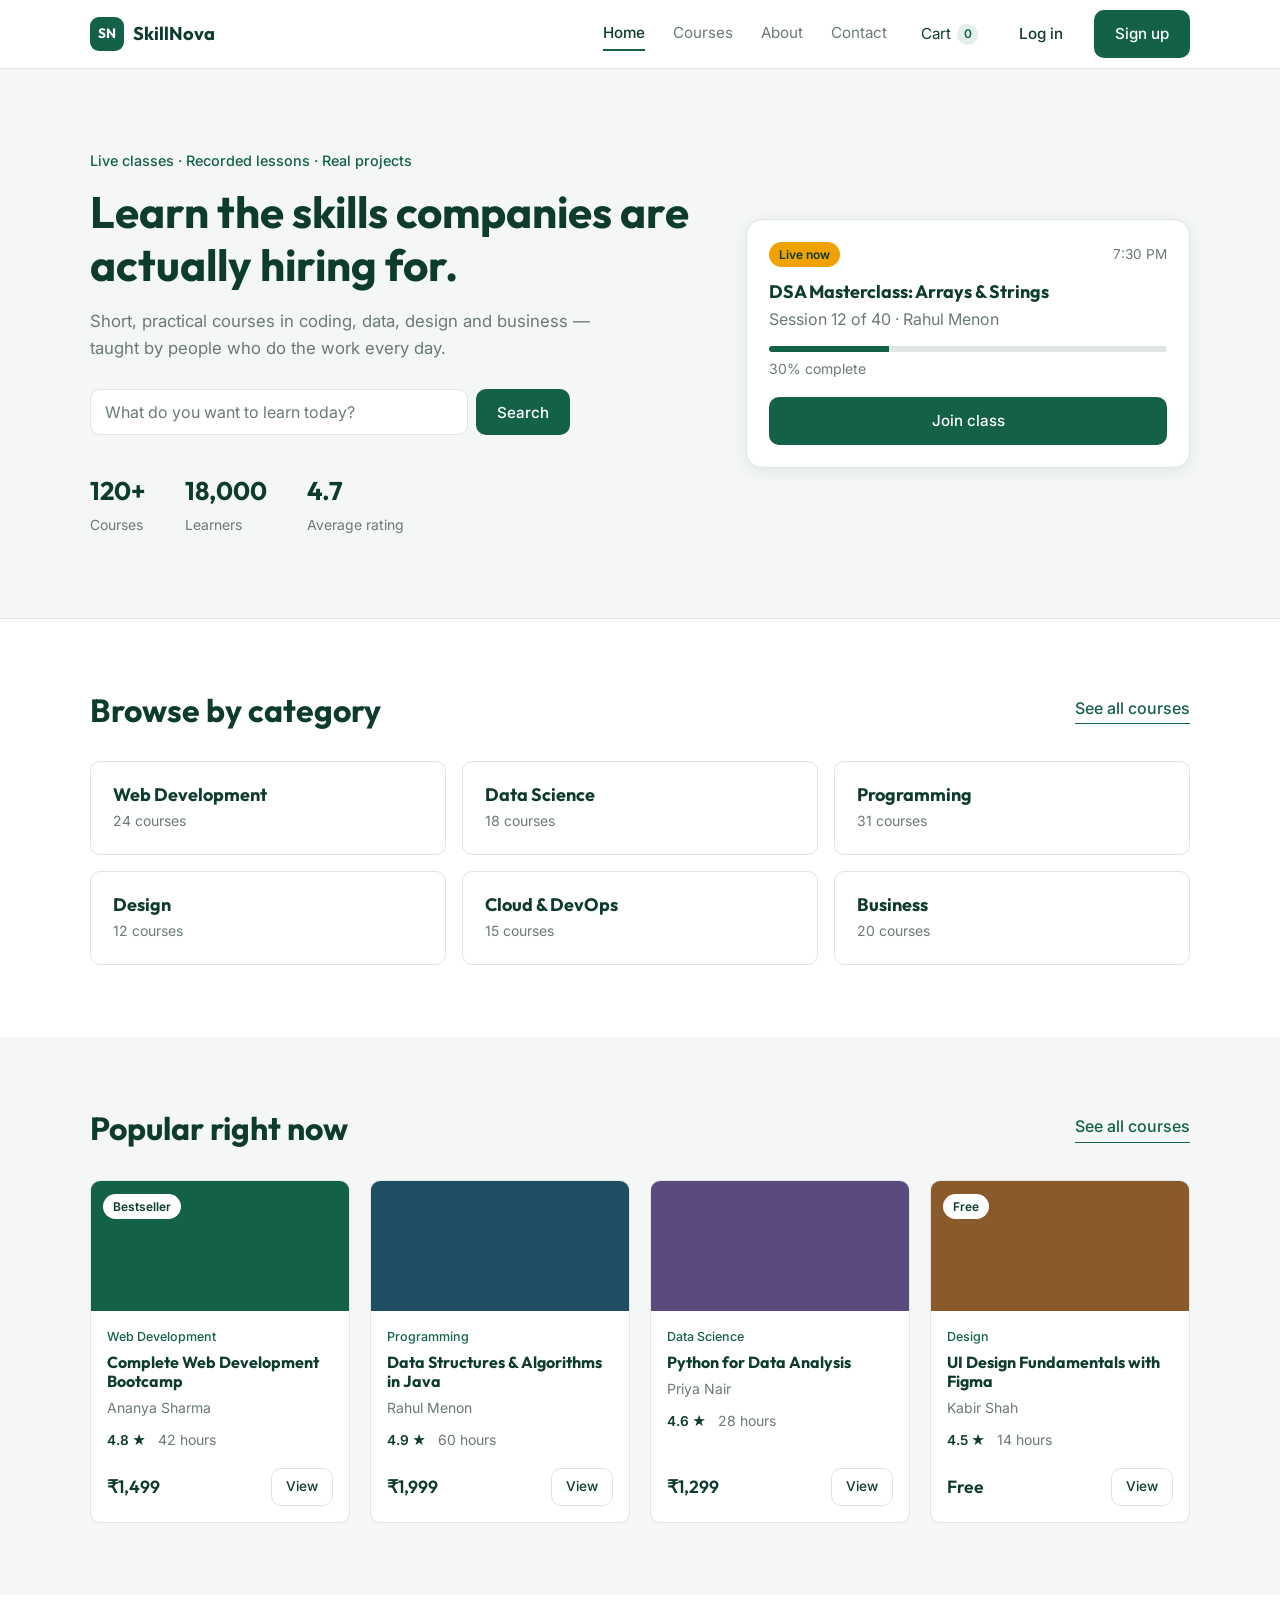
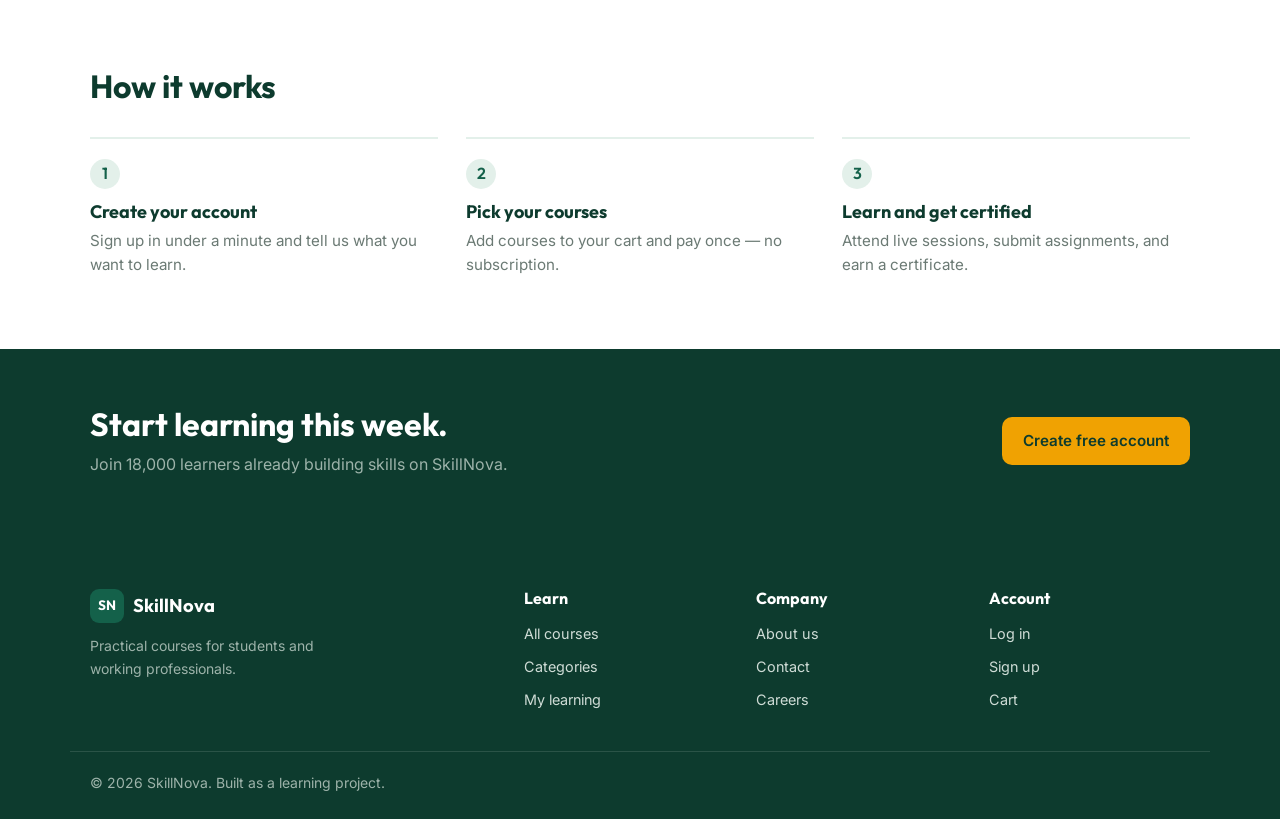
<file: index.html>
<!DOCTYPE html>
<html lang="en">
<head>
  <meta charset="UTF-8" />
  <meta name="viewport" content="width=device-width, initial-scale=1.0" />
  <title>SkillNova — Learn skills that get you hired</title>

  <!-- Fonts -->
  <link rel="preconnect" href="https://fonts.googleapis.com" />
  <link rel="preconnect" href="https://fonts.gstatic.com" crossorigin />
  <link href="https://fonts.googleapis.com/css2?family=Inter:wght@400;500;600&family=Outfit:wght@500;600;700&display=swap" rel="stylesheet" />

  <!-- Our single stylesheet -->
  <link rel="stylesheet" href="style.css" />
</head>

<!-- data-page tells script.js which page is open -->
<body data-page="home">

  <!-- ============================================================
       NAVBAR  (copy this same block into every other page)
  ============================================================= -->
  <header class="navbar">
    <div class="container navbar-inner">

      <a href="index.html" class="logo">
        <span class="logo-mark">SN</span>
        <span class="logo-text">SkillNova</span>
      </a>

      <nav class="nav-links" id="navLinks">
        <a href="index.html" class="active">Home</a>
        <a href="courses.html">Courses</a>
        <a href="about.html">About</a>
        <a href="contact.html">Contact</a>
      </nav>

      <div class="nav-actions">
        <a href="cart.html" class="cart-link">
          Cart
          <span class="cart-count" id="cartCount">0</span>
        </a>
        <a href="login.html" class="btn btn-ghost">Log in</a>
        <a href="register.html" class="btn btn-primary">Sign up</a>

        <!-- Hamburger button, only visible on mobile -->
        <button class="menu-toggle" id="menuToggle" aria-label="Open menu">
          <span></span><span></span><span></span>
        </button>
      </div>

    </div>
  </header>


  <!-- ============================================================
       HERO
  ============================================================= -->
  <section class="hero">
    <div class="container hero-inner">

      <div class="hero-text">
        <p class="hero-tagline">Live classes · Recorded lessons · Real projects</p>
        <h1>Learn the skills companies are actually hiring for.</h1>
        <p class="hero-sub">
          Short, practical courses in coding, data, design and business —
          taught by people who do the work every day.
        </p>

        <!-- This search box will be wired up later -->
        <div class="hero-search">
          <input type="text" id="heroSearch" placeholder="What do you want to learn today?" />
          <button class="btn btn-primary" id="heroSearchBtn">Search</button>
        </div>

        <div class="hero-stats">
          <div class="stat">
            <strong>120+</strong>
            <span>Courses</span>
          </div>
          <div class="stat">
            <strong>18,000</strong>
            <span>Learners</span>
          </div>
          <div class="stat">
            <strong>4.7</strong>
            <span>Average rating</span>
          </div>
        </div>
      </div>

      <div class="hero-visual">
        <div class="hero-card">
          <div class="hero-card-top">
            <span class="badge">Live now</span>
            <span class="hero-card-time">7:30 PM</span>
          </div>
          <h3>DSA Masterclass: Arrays &amp; Strings</h3>
          <p class="muted">Session 12 of 40 · Rahul Menon</p>
          <div class="progress">
            <div class="progress-bar" style="width: 30%"></div>
          </div>
          <p class="muted small">30% complete</p>
          <a href="courses.html" class="btn btn-primary btn-block">Join class</a>
        </div>
      </div>

    </div>
  </section>


  <!-- ============================================================
       CATEGORIES
  ============================================================= -->
  <section class="section">
    <div class="container">
      <div class="section-head">
        <h2>Browse by category</h2>
        <a href="courses.html" class="link">See all courses</a>
      </div>

      <div class="category-grid">
        <a href="courses.html" class="category-card">
          <h3>Web Development</h3>
          <p>24 courses</p>
        </a>
        <a href="courses.html" class="category-card">
          <h3>Data Science</h3>
          <p>18 courses</p>
        </a>
        <a href="courses.html" class="category-card">
          <h3>Programming</h3>
          <p>31 courses</p>
        </a>
        <a href="courses.html" class="category-card">
          <h3>Design</h3>
          <p>12 courses</p>
        </a>
        <a href="courses.html" class="category-card">
          <h3>Cloud &amp; DevOps</h3>
          <p>15 courses</p>
        </a>
        <a href="courses.html" class="category-card">
          <h3>Business</h3>
          <p>20 courses</p>
        </a>
      </div>
    </div>
  </section>


  <!-- ============================================================
       FEATURED COURSES
       (static for now — we'll generate these from courses.json later)
  ============================================================= -->
  <section class="section section-alt">
    <div class="container">
      <div class="section-head">
        <h2>Popular right now</h2>
        <a href="courses.html" class="link">See all courses</a>
      </div>

      <div class="course-grid">

        <article class="course-card">
          <div class="course-thumb thumb-1">
            <span class="badge badge-light">Bestseller</span>
          </div>
          <div class="course-body">
            <p class="course-category">Web Development</p>
            <h3>Complete Web Development Bootcamp</h3>
            <p class="muted small">Ananya Sharma</p>
            <div class="course-meta">
              <span class="rating">4.8 ★</span>
              <span class="muted small">42 hours</span>
            </div>
            <div class="course-footer">
              <span class="price">₹1,499</span>
              <a href="course-details.html" class="btn btn-outline btn-sm">View</a>
            </div>
          </div>
        </article>

        <article class="course-card">
          <div class="course-thumb thumb-2"></div>
          <div class="course-body">
            <p class="course-category">Programming</p>
            <h3>Data Structures &amp; Algorithms in Java</h3>
            <p class="muted small">Rahul Menon</p>
            <div class="course-meta">
              <span class="rating">4.9 ★</span>
              <span class="muted small">60 hours</span>
            </div>
            <div class="course-footer">
              <span class="price">₹1,999</span>
              <a href="course-details.html" class="btn btn-outline btn-sm">View</a>
            </div>
          </div>
        </article>

        <article class="course-card">
          <div class="course-thumb thumb-3"></div>
          <div class="course-body">
            <p class="course-category">Data Science</p>
            <h3>Python for Data Analysis</h3>
            <p class="muted small">Priya Nair</p>
            <div class="course-meta">
              <span class="rating">4.6 ★</span>
              <span class="muted small">28 hours</span>
            </div>
            <div class="course-footer">
              <span class="price">₹1,299</span>
              <a href="course-details.html" class="btn btn-outline btn-sm">View</a>
            </div>
          </div>
        </article>

        <article class="course-card">
          <div class="course-thumb thumb-4">
            <span class="badge badge-light">Free</span>
          </div>
          <div class="course-body">
            <p class="course-category">Design</p>
            <h3>UI Design Fundamentals with Figma</h3>
            <p class="muted small">Kabir Shah</p>
            <div class="course-meta">
              <span class="rating">4.5 ★</span>
              <span class="muted small">14 hours</span>
            </div>
            <div class="course-footer">
              <span class="price">Free</span>
              <a href="course-details.html" class="btn btn-outline btn-sm">View</a>
            </div>
          </div>
        </article>

      </div>
    </div>
  </section>


  <!-- ============================================================
       HOW IT WORKS
  ============================================================= -->
  <section class="section">
    <div class="container">
      <h2 class="section-title">How it works</h2>

      <ol class="steps">
        <li class="step">
          <span class="step-number">1</span>
          <h3>Create your account</h3>
          <p>Sign up in under a minute and tell us what you want to learn.</p>
        </li>
        <li class="step">
          <span class="step-number">2</span>
          <h3>Pick your courses</h3>
          <p>Add courses to your cart and pay once — no subscription.</p>
        </li>
        <li class="step">
          <span class="step-number">3</span>
          <h3>Learn and get certified</h3>
          <p>Attend live sessions, submit assignments, and earn a certificate.</p>
        </li>
      </ol>
    </div>
  </section>


  <!-- ============================================================
       CALL TO ACTION
  ============================================================= -->
  <section class="cta-band">
    <div class="container cta-inner">
      <div>
        <h2>Start learning this week.</h2>
        <p>Join 18,000 learners already building skills on SkillNova.</p>
      </div>
      <a href="register.html" class="btn btn-accent">Create free account</a>
    </div>
  </section>


  <!-- ============================================================
       FOOTER  (copy this same block into every other page)
  ============================================================= -->
  <footer class="footer">
    <div class="container footer-inner">

      <div class="footer-brand">
        <a href="index.html" class="logo">
          <span class="logo-mark">SN</span>
          <span class="logo-text">SkillNova</span>
        </a>
        <p class="muted small">Practical courses for students and working professionals.</p>
      </div>

      <div class="footer-col">
        <h4>Learn</h4>
        <a href="courses.html">All courses</a>
        <a href="courses.html">Categories</a>
        <a href="my-courses.html">My learning</a>
      </div>

      <div class="footer-col">
        <h4>Company</h4>
        <a href="about.html">About us</a>
        <a href="contact.html">Contact</a>
        <a href="#">Careers</a>
      </div>

      <div class="footer-col">
        <h4>Account</h4>
        <a href="login.html">Log in</a>
        <a href="register.html">Sign up</a>
        <a href="cart.html">Cart</a>
      </div>

    </div>

    <div class="container footer-bottom">
      <p class="muted small">© <span id="year">2026</span> SkillNova. Built as a learning project.</p>
    </div>
  </footer>


  <!-- Our single JavaScript file -->
  <script src="script.js"></script>
</body>
</html>
</file>
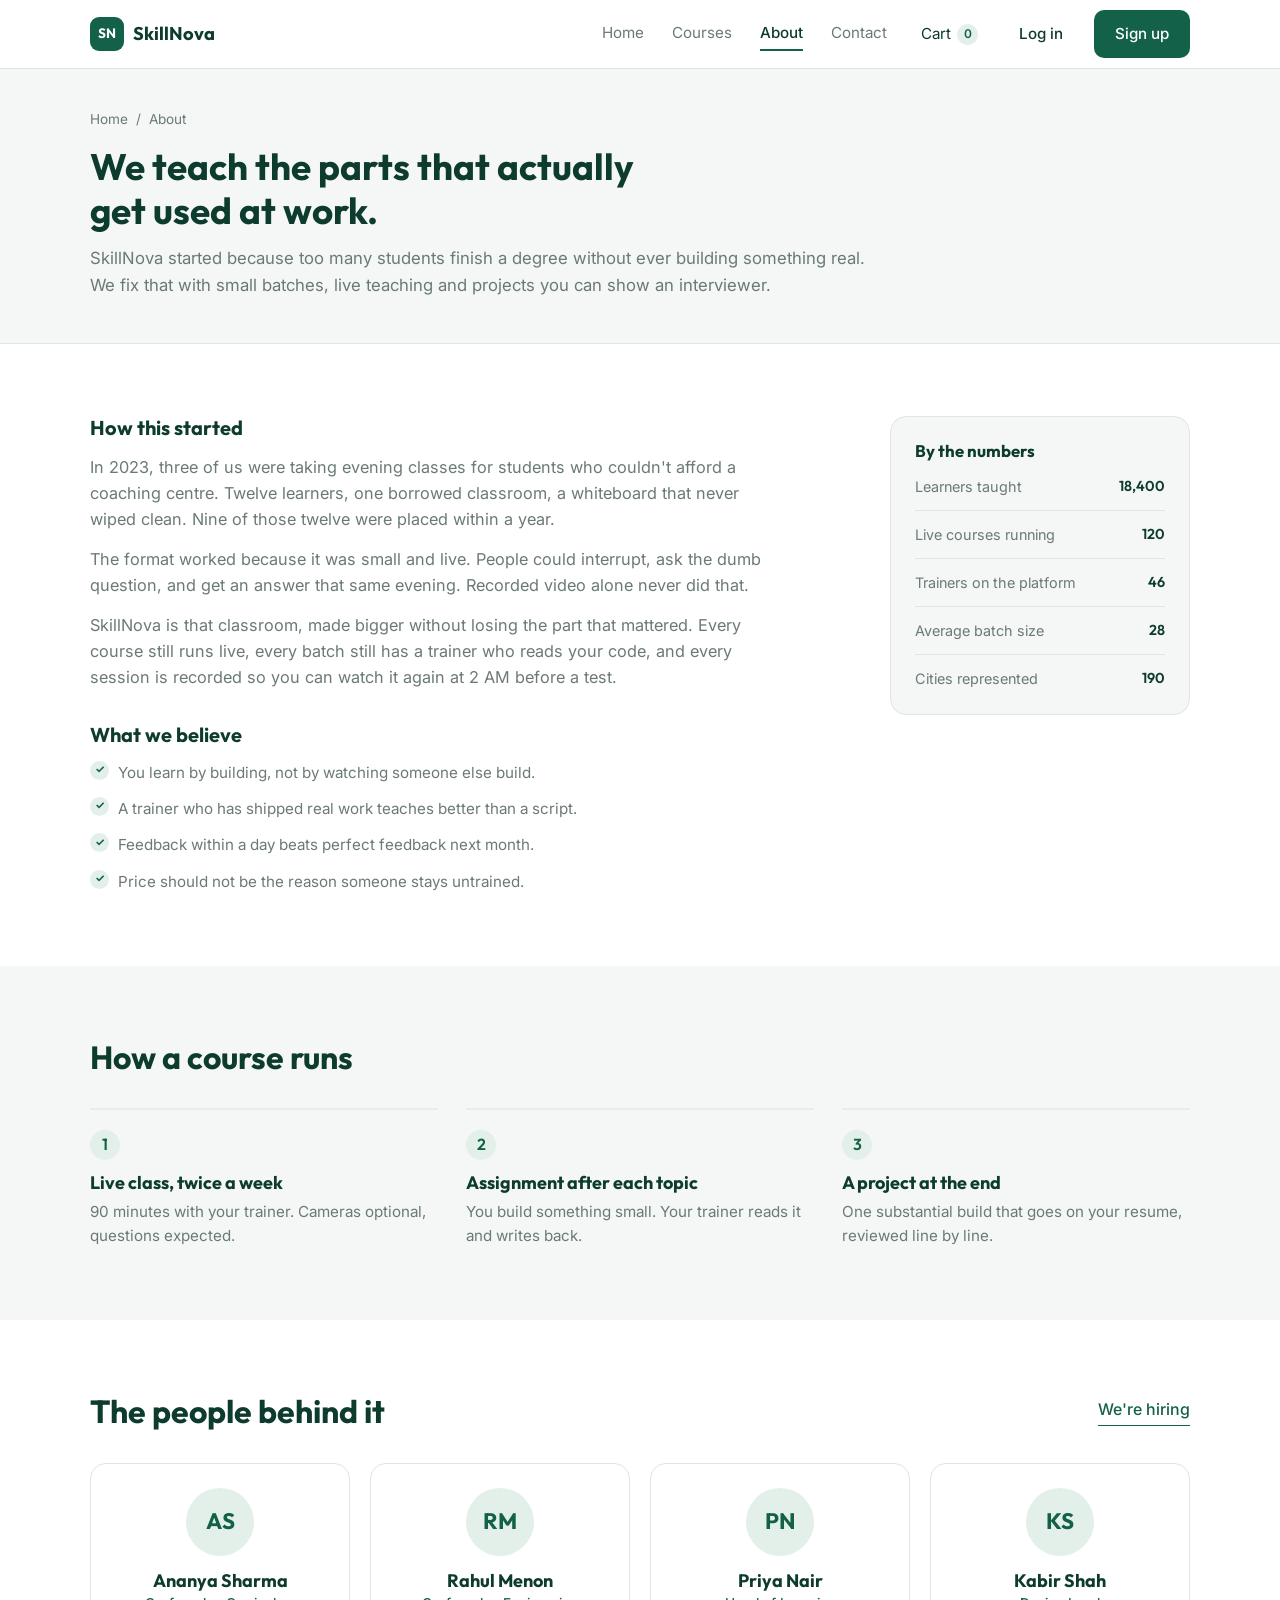
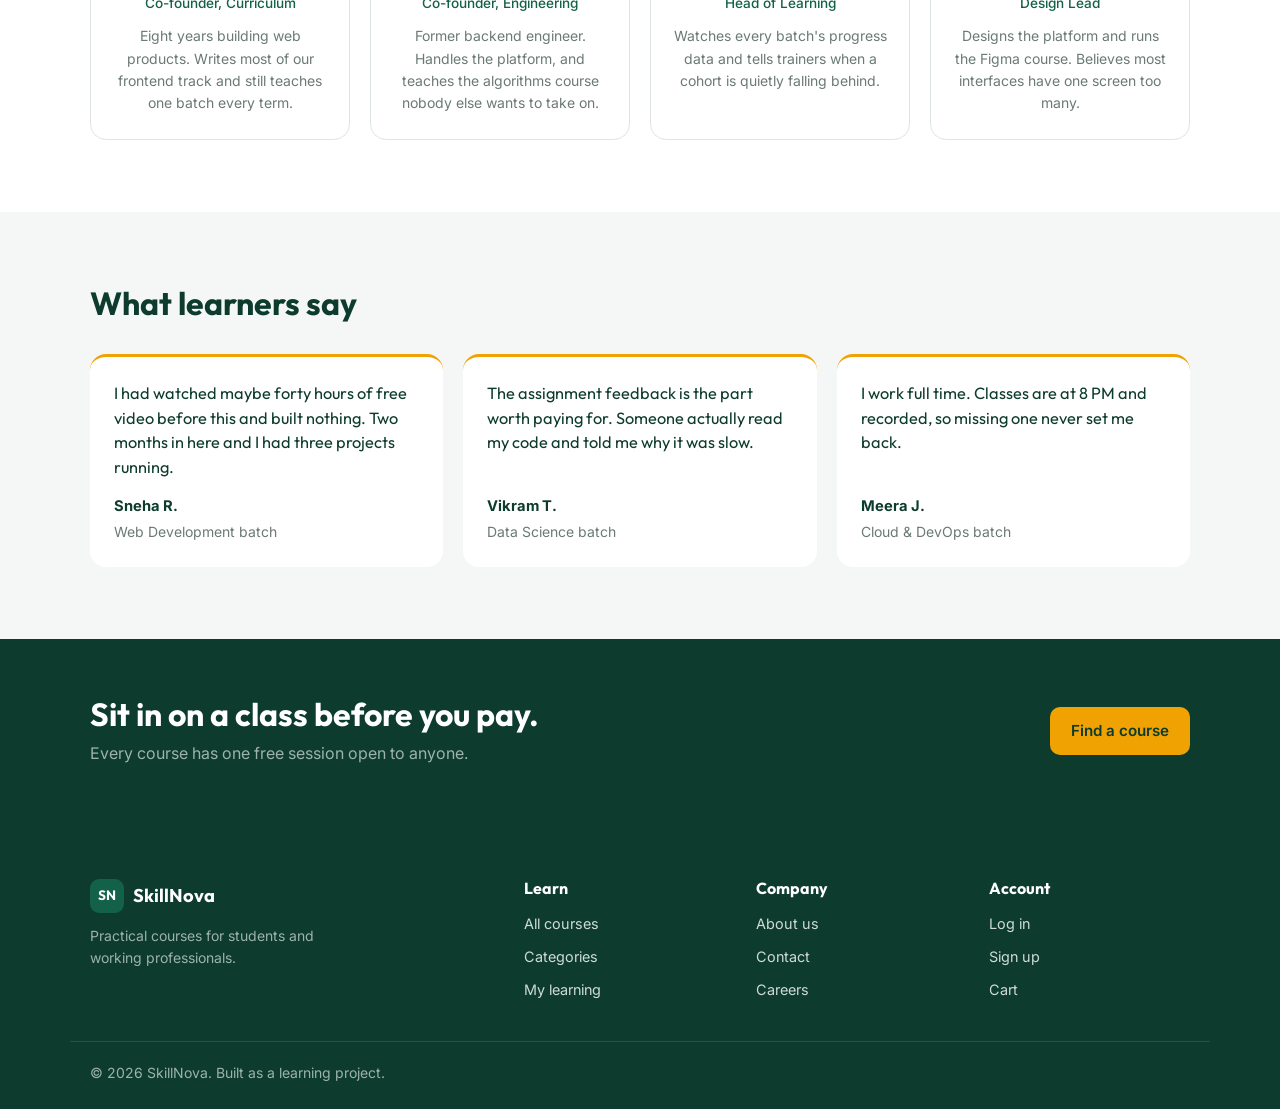
<file: about.html>
<!DOCTYPE html>
<html lang="en">
<head>
  <meta charset="UTF-8" />
  <meta name="viewport" content="width=device-width, initial-scale=1.0" />
  <title>About us — SkillNova</title>

  <link rel="preconnect" href="https://fonts.googleapis.com" />
  <link rel="preconnect" href="https://fonts.gstatic.com" crossorigin />
  <link href="https://fonts.googleapis.com/css2?family=Inter:wght@400;500;600&family=Outfit:wght@500;600;700&display=swap" rel="stylesheet" />

  <link rel="stylesheet" href="style.css" />
</head>

<body data-page="about">

  <!-- ============================================================
       NAVBAR
  ============================================================= -->
  <header class="navbar">
    <div class="container navbar-inner">

      <a href="index.html" class="logo">
        <span class="logo-mark">SN</span>
        <span class="logo-text">SkillNova</span>
      </a>

      <nav class="nav-links" id="navLinks">
        <a href="index.html">Home</a>
        <a href="courses.html">Courses</a>
        <a href="about.html" class="active">About</a>
        <a href="contact.html">Contact</a>
      </nav>

      <div class="nav-actions">
        <a href="cart.html" class="cart-link">
          Cart
          <span class="cart-count" id="cartCount">0</span>
        </a>
        <a href="login.html" class="btn btn-ghost">Log in</a>
        <a href="register.html" class="btn btn-primary">Sign up</a>

        <button class="menu-toggle" id="menuToggle" aria-label="Open menu">
          <span></span><span></span><span></span>
        </button>
      </div>

    </div>
  </header>


  <!-- ============================================================
       PAGE HEADER
  ============================================================= -->
  <section class="page-header">
    <div class="container">
      <p class="breadcrumb">
        <a href="index.html">Home</a>
        <span>/</span>
        <span>About</span>
      </p>
      <h1>We teach the parts that actually get used at work.</h1>
      <p class="page-sub page-sub-wide">
        SkillNova started because too many students finish a degree without ever
        building something real. We fix that with small batches, live teaching
        and projects you can show an interviewer.
      </p>
    </div>
  </section>


  <!-- ============================================================
       THE STORY
  ============================================================= -->
  <main>

    <section class="section">
      <div class="container prose-layout">

        <div class="prose-main">
          <h2 class="panel-title">How this started</h2>
          <p class="panel-text">
            In 2023, three of us were taking evening classes for students who
            couldn't afford a coaching centre. Twelve learners, one borrowed
            classroom, a whiteboard that never wiped clean. Nine of those twelve
            were placed within a year.
          </p>
          <p class="panel-text">
            The format worked because it was small and live. People could
            interrupt, ask the dumb question, and get an answer that same evening.
            Recorded video alone never did that.
          </p>
          <p class="panel-text">
            SkillNova is that classroom, made bigger without losing the part that
            mattered. Every course still runs live, every batch still has a
            trainer who reads your code, and every session is recorded so you can
            watch it again at 2 AM before a test.
          </p>

          <h2 class="panel-title">What we believe</h2>
          <ul class="tick-list">
            <li>You learn by building, not by watching someone else build.</li>
            <li>A trainer who has shipped real work teaches better than a script.</li>
            <li>Feedback within a day beats perfect feedback next month.</li>
            <li>Price should not be the reason someone stays untrained.</li>
          </ul>
        </div>

        <aside class="prose-side">
          <div class="fact-card">
            <h3 class="side-title">By the numbers</h3>
            <dl class="fact-list">
              <div class="fact-row">
                <dt>Learners taught</dt>
                <dd>18,400</dd>
              </div>
              <div class="fact-row">
                <dt>Live courses running</dt>
                <dd>120</dd>
              </div>
              <div class="fact-row">
                <dt>Trainers on the platform</dt>
                <dd>46</dd>
              </div>
              <div class="fact-row">
                <dt>Average batch size</dt>
                <dd>28</dd>
              </div>
              <div class="fact-row">
                <dt>Cities represented</dt>
                <dd>190</dd>
              </div>
            </dl>
          </div>
        </aside>

      </div>
    </section>


    <!-- ============================================================
         HOW WE TEACH
    ============================================================= -->
    <section class="section section-alt">
      <div class="container">
        <h2 class="section-title">How a course runs</h2>

        <ol class="steps">
          <li class="step">
            <span class="step-number">1</span>
            <h3>Live class, twice a week</h3>
            <p>90 minutes with your trainer. Cameras optional, questions expected.</p>
          </li>
          <li class="step">
            <span class="step-number">2</span>
            <h3>Assignment after each topic</h3>
            <p>You build something small. Your trainer reads it and writes back.</p>
          </li>
          <li class="step">
            <span class="step-number">3</span>
            <h3>A project at the end</h3>
            <p>One substantial build that goes on your resume, reviewed line by line.</p>
          </li>
        </ol>
      </div>
    </section>


    <!-- ============================================================
         TEAM
    ============================================================= -->
    <section class="section">
      <div class="container">
        <div class="section-head">
          <h2>The people behind it</h2>
          <a href="#" class="link">We're hiring</a>
        </div>

        <div class="team-grid">

          <article class="team-card">
            <div class="avatar avatar-lg">AS</div>
            <h3>Ananya Sharma</h3>
            <p class="team-role">Co-founder, Curriculum</p>
            <p class="muted small">
              Eight years building web products. Writes most of our frontend track
              and still teaches one batch every term.
            </p>
          </article>

          <article class="team-card">
            <div class="avatar avatar-lg">RM</div>
            <h3>Rahul Menon</h3>
            <p class="team-role">Co-founder, Engineering</p>
            <p class="muted small">
              Former backend engineer. Handles the platform, and teaches the
              algorithms course nobody else wants to take on.
            </p>
          </article>

          <article class="team-card">
            <div class="avatar avatar-lg">PN</div>
            <h3>Priya Nair</h3>
            <p class="team-role">Head of Learning</p>
            <p class="muted small">
              Watches every batch's progress data and tells trainers when a
              cohort is quietly falling behind.
            </p>
          </article>

          <article class="team-card">
            <div class="avatar avatar-lg">KS</div>
            <h3>Kabir Shah</h3>
            <p class="team-role">Design Lead</p>
            <p class="muted small">
              Designs the platform and runs the Figma course. Believes most
              interfaces have one screen too many.
            </p>
          </article>

        </div>
      </div>
    </section>


    <!-- ============================================================
         WHAT LEARNERS SAY
    ============================================================= -->
    <section class="section section-alt">
      <div class="container">
        <h2 class="section-title">What learners say</h2>

        <div class="quote-grid">

          <figure class="quote-card">
            <blockquote>
              I had watched maybe forty hours of free video before this and built
              nothing. Two months in here and I had three projects running.
            </blockquote>
            <figcaption>
              <strong>Sneha R.</strong>
              <span class="muted small">Web Development batch</span>
            </figcaption>
          </figure>

          <figure class="quote-card">
            <blockquote>
              The assignment feedback is the part worth paying for. Someone
              actually read my code and told me why it was slow.
            </blockquote>
            <figcaption>
              <strong>Vikram T.</strong>
              <span class="muted small">Data Science batch</span>
            </figcaption>
          </figure>

          <figure class="quote-card">
            <blockquote>
              I work full time. Classes are at 8 PM and recorded, so missing one
              never set me back.
            </blockquote>
            <figcaption>
              <strong>Meera J.</strong>
              <span class="muted small">Cloud &amp; DevOps batch</span>
            </figcaption>
          </figure>

        </div>
      </div>
    </section>


    <!-- ============================================================
         CALL TO ACTION
    ============================================================= -->
    <section class="cta-band">
      <div class="container cta-inner">
        <div>
          <h2>Sit in on a class before you pay.</h2>
          <p>Every course has one free session open to anyone.</p>
        </div>
        <a href="courses.html" class="btn btn-accent">Find a course</a>
      </div>
    </section>

  </main>


  <!-- ============================================================
       FOOTER
  ============================================================= -->
  <footer class="footer">
    <div class="container footer-inner">

      <div class="footer-brand">
        <a href="index.html" class="logo">
          <span class="logo-mark">SN</span>
          <span class="logo-text">SkillNova</span>
        </a>
        <p class="muted small">Practical courses for students and working professionals.</p>
      </div>

      <div class="footer-col">
        <h4>Learn</h4>
        <a href="courses.html">All courses</a>
        <a href="courses.html">Categories</a>
        <a href="my-courses.html">My learning</a>
      </div>

      <div class="footer-col">
        <h4>Company</h4>
        <a href="about.html">About us</a>
        <a href="contact.html">Contact</a>
        <a href="#">Careers</a>
      </div>

      <div class="footer-col">
        <h4>Account</h4>
        <a href="login.html">Log in</a>
        <a href="register.html">Sign up</a>
        <a href="cart.html">Cart</a>
      </div>

    </div>

    <div class="container footer-bottom">
      <p class="muted small">© <span id="year">2026</span> SkillNova. Built as a learning project.</p>
    </div>
  </footer>

  <script src="script.js"></script>
</body>
</html>
</file>
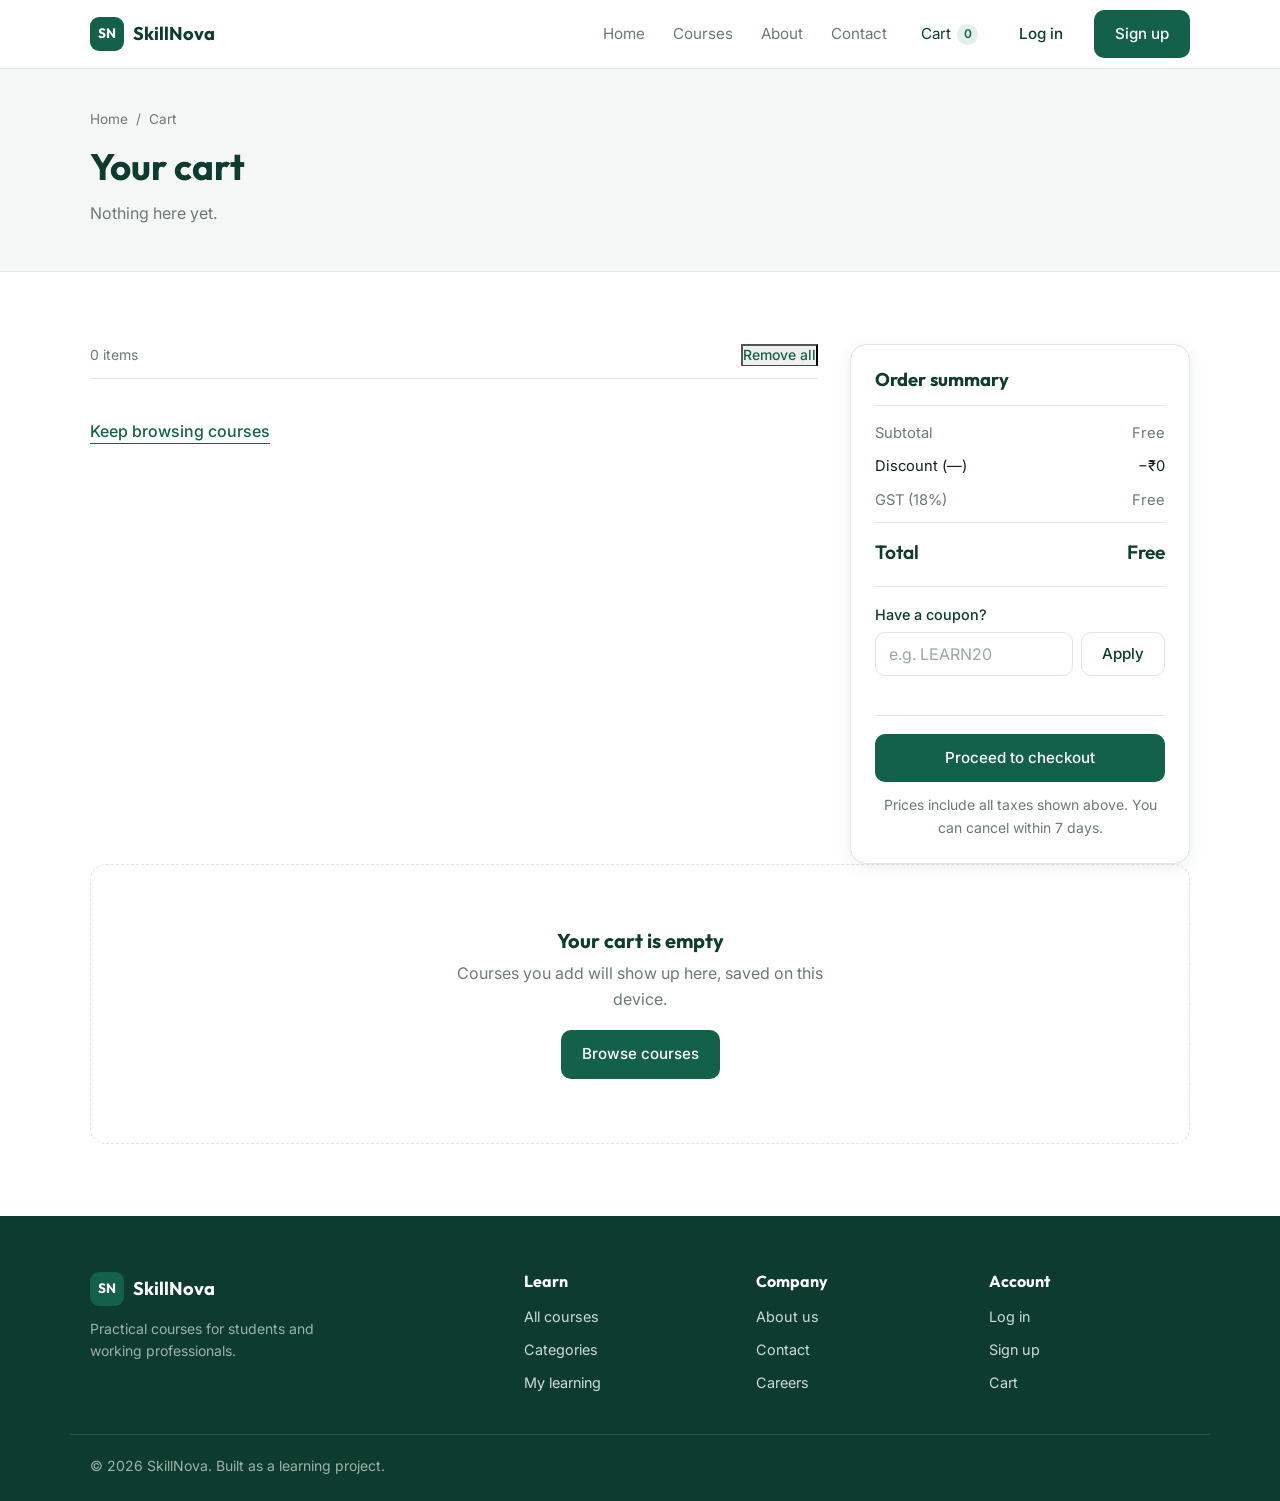
<file: cart.html>
<!DOCTYPE html>
<html lang="en">
<head>
  <meta charset="UTF-8" />
  <meta name="viewport" content="width=device-width, initial-scale=1.0" />
  <title>Your cart — SkillNova</title>

  <link rel="preconnect" href="https://fonts.googleapis.com" />
  <link rel="preconnect" href="https://fonts.gstatic.com" crossorigin />
  <link href="https://fonts.googleapis.com/css2?family=Inter:wght@400;500;600&family=Outfit:wght@500;600;700&display=swap" rel="stylesheet" />

  <link rel="stylesheet" href="style.css" />
</head>

<body data-page="cart">

  <!-- ============================================================
       NAVBAR
  ============================================================= -->
  <header class="navbar">
    <div class="container navbar-inner">

      <a href="index.html" class="logo">
        <span class="logo-mark">SN</span>
        <span class="logo-text">SkillNova</span>
      </a>

      <nav class="nav-links" id="navLinks">
        <a href="index.html">Home</a>
        <a href="courses.html">Courses</a>
        <a href="about.html">About</a>
        <a href="contact.html">Contact</a>
      </nav>

      <div class="nav-actions">
        <a href="cart.html" class="cart-link">
          Cart
          <span class="cart-count" id="cartCount">0</span>
        </a>
        <a href="login.html" class="btn btn-ghost">Log in</a>
        <a href="register.html" class="btn btn-primary">Sign up</a>

        <button class="menu-toggle" id="menuToggle" aria-label="Open menu">
          <span></span><span></span><span></span>
        </button>
      </div>

    </div>
  </header>


  <!-- ============================================================
       PAGE HEADER
  ============================================================= -->
  <section class="page-header">
    <div class="container">
      <p class="breadcrumb">
        <a href="index.html">Home</a>
        <span>/</span>
        <span>Cart</span>
      </p>
      <h1>Your cart</h1>
      <!-- JS writes "3 courses in your cart" here -->
      <p class="page-sub" id="cartSummaryLine">Loading your cart…</p>
    </div>
  </section>


  <!-- ============================================================
       CART
  ============================================================= -->
  <main class="section">
    <div class="container">

      <!-- Shown by JS when the cart has at least one course -->
      <div class="cart-layout" id="cartLayout" hidden>

        <!-- ---------- LEFT: ITEM LIST ---------- -->
        <div class="cart-main">

          <div class="cart-toolbar">
            <span class="muted small" id="cartItemCount">0 items</span>
            <button type="button" class="link small" id="clearCartBtn">Remove all</button>
          </div>

          <!-- JS builds one .cart-item per course inside this div -->
          <div class="cart-list" id="cartList"></div>

          <a href="courses.html" class="link">Keep browsing courses</a>
        </div>

        <!-- ---------- RIGHT: PRICE SUMMARY ---------- -->
        <aside class="summary-card">
          <h2 class="summary-title">Order summary</h2>

          <div class="summary-row">
            <span>Subtotal</span>
            <span id="summarySubtotal">₹0</span>
          </div>

          <!-- Hidden until a coupon is applied -->
          <div class="summary-row summary-row-discount" id="discountRow" hidden>
            <span>Discount (<span id="appliedCouponName">—</span>)</span>
            <span id="summaryDiscount">−₹0</span>
          </div>

          <div class="summary-row">
            <span>GST (18%)</span>
            <span id="summaryTax">₹0</span>
          </div>

          <div class="summary-row summary-total">
            <span>Total</span>
            <span id="summaryTotal">₹0</span>
          </div>

          <!-- ----- Coupon box ----- -->
          <div class="coupon-box">
            <label class="form-label" for="couponInput">Have a coupon?</label>
            <div class="coupon-row">
              <input type="text" id="couponInput" class="form-input" placeholder="e.g. LEARN20" />
              <button type="button" class="btn btn-outline" id="applyCouponBtn">Apply</button>
            </div>
            <p class="form-error" id="couponError"></p>
            <p class="coupon-success" id="couponSuccess" hidden></p>
            <button type="button" class="link small" id="removeCouponBtn" hidden>Remove coupon</button>
          </div>

          <a href="checkout.html" class="btn btn-primary btn-block" id="checkoutBtn">
            Proceed to checkout
          </a>

          <p class="muted small summary-note">
            Prices include all taxes shown above. You can cancel within 7 days.
          </p>
        </aside>

      </div>


      <!-- Shown by JS when the cart is empty -->
      <div class="empty-state empty-state-lg" id="cartEmpty" hidden>
        <h3>Your cart is empty</h3>
        <p class="muted">Courses you add will show up here, saved on this device.</p>
        <a href="courses.html" class="btn btn-primary">Browse courses</a>
      </div>

    </div>
  </main>


  <!-- ============================================================
       SAVED FOR LATER
  ============================================================= -->
  <section class="section section-alt" id="wishlistSection" hidden>
    <div class="container">
      <div class="section-head">
        <h2>Saved for later</h2>
        <span class="muted small" id="wishlistCount">0 courses</span>
      </div>

      <!-- JS builds course cards inside this div -->
      <div class="course-grid course-grid-4" id="wishlistGrid"></div>
    </div>
  </section>


  <!-- ============================================================
       FOOTER
  ============================================================= -->
  <footer class="footer">
    <div class="container footer-inner">

      <div class="footer-brand">
        <a href="index.html" class="logo">
          <span class="logo-mark">SN</span>
          <span class="logo-text">SkillNova</span>
        </a>
        <p class="muted small">Practical courses for students and working professionals.</p>
      </div>

      <div class="footer-col">
        <h4>Learn</h4>
        <a href="courses.html">All courses</a>
        <a href="courses.html">Categories</a>
        <a href="my-courses.html">My learning</a>
      </div>

      <div class="footer-col">
        <h4>Company</h4>
        <a href="about.html">About us</a>
        <a href="contact.html">Contact</a>
        <a href="#">Careers</a>
      </div>

      <div class="footer-col">
        <h4>Account</h4>
        <a href="login.html">Log in</a>
        <a href="register.html">Sign up</a>
        <a href="cart.html">Cart</a>
      </div>

    </div>

    <div class="container footer-bottom">
      <p class="muted small">© <span id="year">2026</span> SkillNova. Built as a learning project.</p>
    </div>
  </footer>

  <script src="script.js"></script>
</body>
</html>
</file>
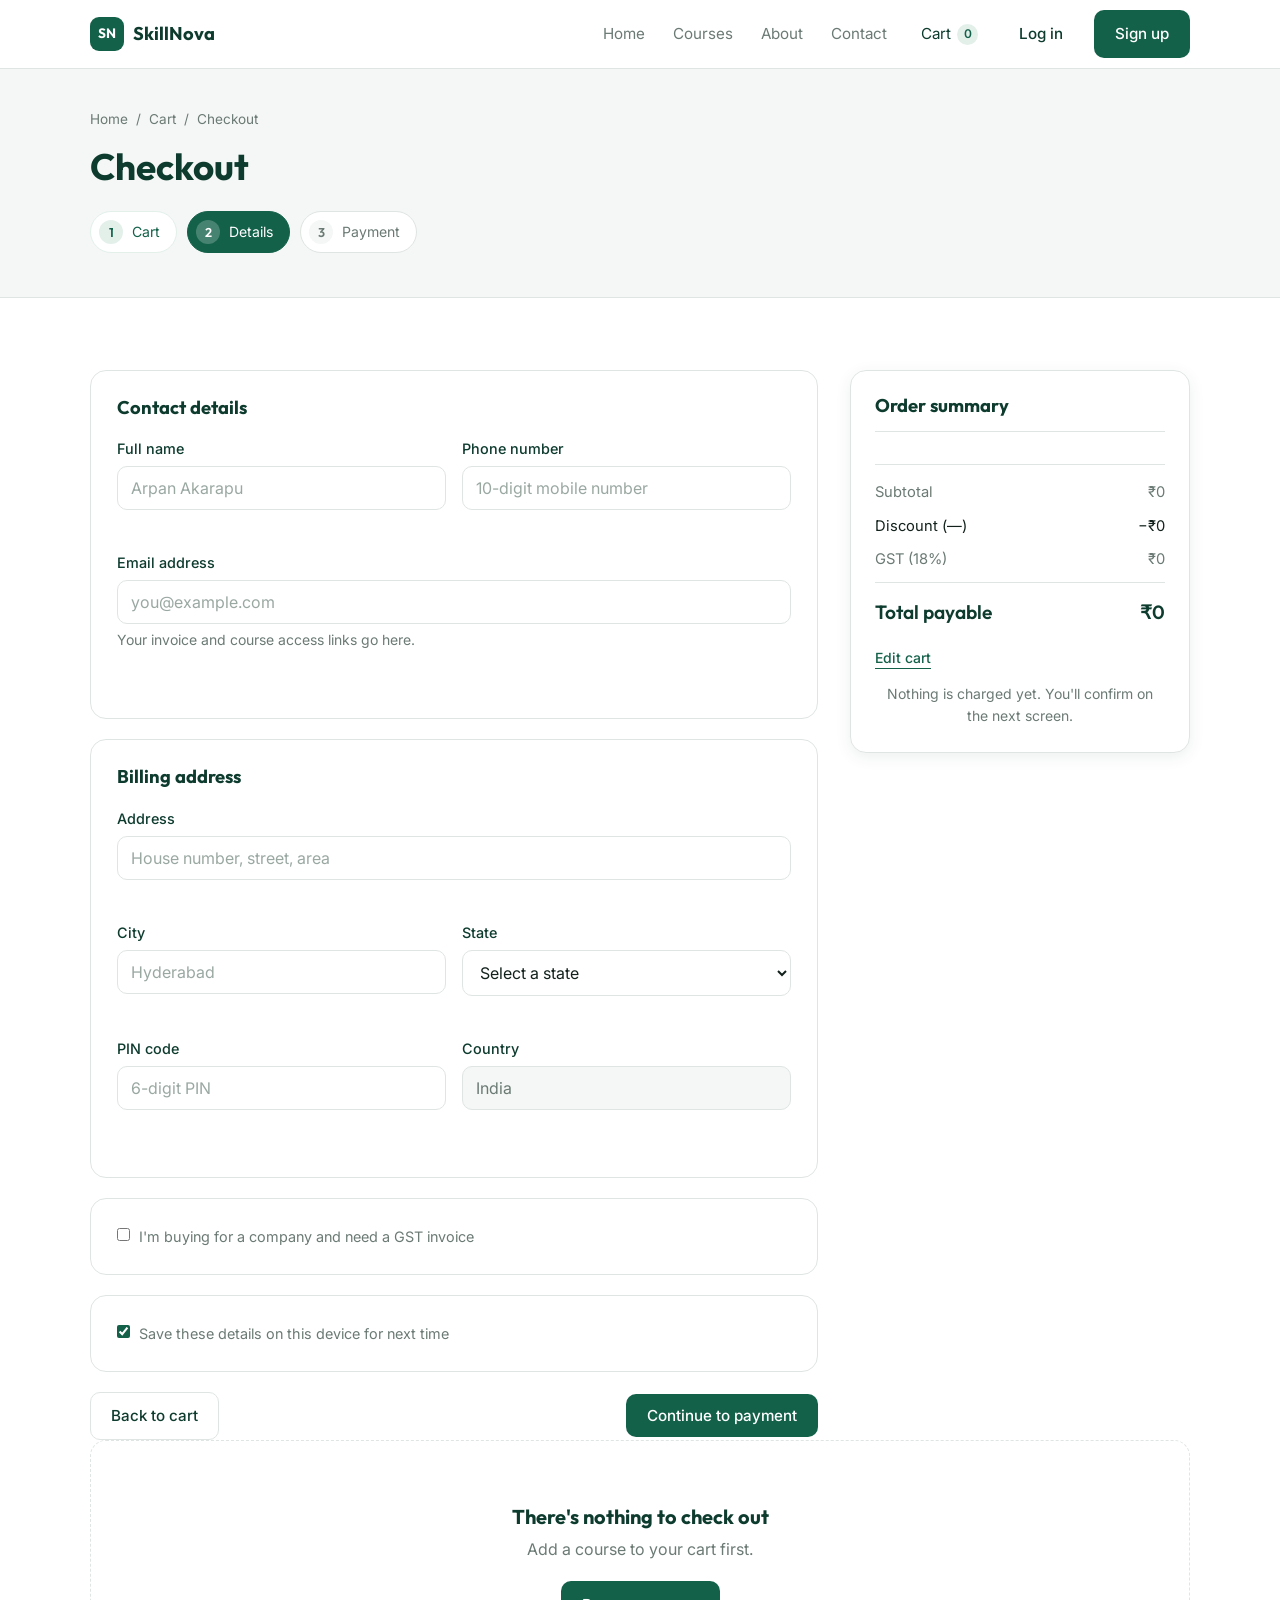
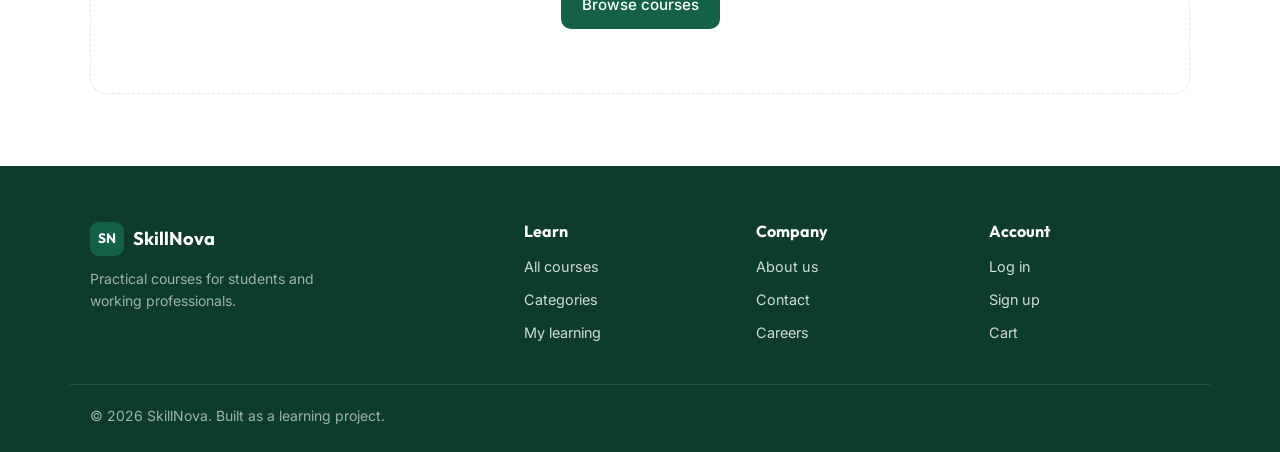
<file: checkout.html>
<!DOCTYPE html>
<html lang="en">
<head>
  <meta charset="UTF-8" />
  <meta name="viewport" content="width=device-width, initial-scale=1.0" />
  <title>Checkout — SkillNova</title>

  <link rel="preconnect" href="https://fonts.googleapis.com" />
  <link rel="preconnect" href="https://fonts.gstatic.com" crossorigin />
  <link href="https://fonts.googleapis.com/css2?family=Inter:wght@400;500;600&family=Outfit:wght@500;600;700&display=swap" rel="stylesheet" />

  <link rel="stylesheet" href="style.css" />
</head>

<body data-page="checkout">

  <!-- ============================================================
       NAVBAR
  ============================================================= -->
  <header class="navbar">
    <div class="container navbar-inner">

      <a href="index.html" class="logo">
        <span class="logo-mark">SN</span>
        <span class="logo-text">SkillNova</span>
      </a>

      <nav class="nav-links" id="navLinks">
        <a href="index.html">Home</a>
        <a href="courses.html">Courses</a>
        <a href="about.html">About</a>
        <a href="contact.html">Contact</a>
      </nav>

      <div class="nav-actions">
        <a href="cart.html" class="cart-link">
          Cart
          <span class="cart-count" id="cartCount">0</span>
        </a>
        <a href="login.html" class="btn btn-ghost">Log in</a>
        <a href="register.html" class="btn btn-primary">Sign up</a>

        <button class="menu-toggle" id="menuToggle" aria-label="Open menu">
          <span></span><span></span><span></span>
        </button>
      </div>

    </div>
  </header>


  <!-- ============================================================
       PAGE HEADER + PROGRESS STEPS
  ============================================================= -->
  <section class="page-header">
    <div class="container">
      <p class="breadcrumb">
        <a href="index.html">Home</a>
        <span>/</span>
        <a href="cart.html">Cart</a>
        <span>/</span>
        <span>Checkout</span>
      </p>
      <h1>Checkout</h1>

      <!-- Three-step tracker, reused on payment.html and success.html -->
      <ol class="checkout-steps">
        <li class="checkout-step done">
          <span class="checkout-step-number">1</span>
          <span>Cart</span>
        </li>
        <li class="checkout-step current">
          <span class="checkout-step-number">2</span>
          <span>Details</span>
        </li>
        <li class="checkout-step">
          <span class="checkout-step-number">3</span>
          <span>Payment</span>
        </li>
      </ol>
    </div>
  </section>


  <!-- ============================================================
       CHECKOUT
  ============================================================= -->
  <main class="section">
    <div class="container">

      <div class="cart-layout" id="checkoutLayout">

        <!-- ---------- LEFT: BILLING FORM ---------- -->
        <div class="cart-main">

          <div class="alert" id="formAlert" hidden></div>

          <form id="checkoutForm" novalidate>

            <!-- ----- Who is buying ----- -->
            <section class="form-card">
              <h2 class="form-card-title">Contact details</h2>

              <div class="form-row">
                <div class="form-group">
                  <label class="form-label" for="fullName">Full name</label>
                  <input type="text" id="fullName" class="form-input" placeholder="Arpan Akarapu" />
                  <p class="form-error" id="fullNameError"></p>
                </div>

                <div class="form-group">
                  <label class="form-label" for="phone">Phone number</label>
                  <input type="tel" id="phone" class="form-input" placeholder="10-digit mobile number" />
                  <p class="form-error" id="phoneError"></p>
                </div>
              </div>

              <div class="form-group">
                <label class="form-label" for="email">Email address</label>
                <input type="email" id="email" class="form-input" placeholder="you@example.com" />
                <p class="form-hint muted small">Your invoice and course access links go here.</p>
                <p class="form-error" id="emailError"></p>
              </div>
            </section>

            <!-- ----- Billing address ----- -->
            <section class="form-card">
              <h2 class="form-card-title">Billing address</h2>

              <div class="form-group">
                <label class="form-label" for="address">Address</label>
                <input type="text" id="address" class="form-input" placeholder="House number, street, area" />
                <p class="form-error" id="addressError"></p>
              </div>

              <div class="form-row">
                <div class="form-group">
                  <label class="form-label" for="city">City</label>
                  <input type="text" id="city" class="form-input" placeholder="Hyderabad" />
                  <p class="form-error" id="cityError"></p>
                </div>

                <div class="form-group">
                  <label class="form-label" for="state">State</label>
                  <select id="state" class="form-select form-select-block">
                    <option value="">Select a state</option>
                    <option>Andhra Pradesh</option>
                    <option>Delhi</option>
                    <option>Gujarat</option>
                    <option>Karnataka</option>
                    <option>Kerala</option>
                    <option>Maharashtra</option>
                    <option>Tamil Nadu</option>
                    <option>Telangana</option>
                    <option>Uttar Pradesh</option>
                    <option>West Bengal</option>
                    <option>Other</option>
                  </select>
                  <p class="form-error" id="stateError"></p>
                </div>
              </div>

              <div class="form-row">
                <div class="form-group">
                  <label class="form-label" for="pincode">PIN code</label>
                  <input type="text" id="pincode" class="form-input" placeholder="6-digit PIN" />
                  <p class="form-error" id="pincodeError"></p>
                </div>

                <div class="form-group">
                  <label class="form-label" for="country">Country</label>
                  <input type="text" id="country" class="form-input" value="India" readonly />
                </div>
              </div>
            </section>

            <!-- ----- Optional GST details ----- -->
            <section class="form-card">
              <label class="checkbox-row">
                <input type="checkbox" id="gstToggle" />
                <span>I'm buying for a company and need a GST invoice</span>
              </label>

              <!-- Revealed by JS when the checkbox above is ticked -->
              <div class="reveal-block" id="gstBlock" hidden>
                <div class="form-row">
                  <div class="form-group">
                    <label class="form-label" for="companyName">Company name</label>
                    <input type="text" id="companyName" class="form-input" placeholder="Company Pvt Ltd" />
                    <p class="form-error" id="companyNameError"></p>
                  </div>

                  <div class="form-group">
                    <label class="form-label" for="gstNumber">GSTIN</label>
                    <input type="text" id="gstNumber" class="form-input" placeholder="15-character GSTIN" />
                    <p class="form-error" id="gstNumberError"></p>
                  </div>
                </div>
              </div>
            </section>

            <!-- ----- Save details for next time ----- -->
            <section class="form-card">
              <label class="checkbox-row">
                <input type="checkbox" id="saveDetails" checked />
                <span>Save these details on this device for next time</span>
              </label>
            </section>

            <div class="form-actions">
              <a href="cart.html" class="btn btn-outline">Back to cart</a>
              <button type="submit" class="btn btn-primary">Continue to payment</button>
            </div>

          </form>
        </div>

        <!-- ---------- RIGHT: ORDER SUMMARY ---------- -->
        <aside class="summary-card">
          <h2 class="summary-title">Order summary</h2>

          <!-- JS builds one .summary-item per course inside this div -->
          <div class="summary-items" id="summaryItems"></div>

          <div class="summary-row">
            <span>Subtotal</span>
            <span id="summarySubtotal">₹0</span>
          </div>

          <div class="summary-row summary-row-discount" id="discountRow" hidden>
            <span>Discount (<span id="appliedCouponName">—</span>)</span>
            <span id="summaryDiscount">−₹0</span>
          </div>

          <div class="summary-row">
            <span>GST (18%)</span>
            <span id="summaryTax">₹0</span>
          </div>

          <div class="summary-row summary-total">
            <span>Total payable</span>
            <span id="summaryTotal">₹0</span>
          </div>

          <a href="cart.html" class="link small">Edit cart</a>

          <p class="muted small summary-note">
            Nothing is charged yet. You'll confirm on the next screen.
          </p>
        </aside>

      </div>

      <!-- Shown by JS if someone opens this page with an empty cart -->
      <div class="empty-state empty-state-lg" id="checkoutEmpty" hidden>
        <h3>There's nothing to check out</h3>
        <p class="muted">Add a course to your cart first.</p>
        <a href="courses.html" class="btn btn-primary">Browse courses</a>
      </div>

    </div>
  </main>


  <!-- ============================================================
       FOOTER
  ============================================================= -->
  <footer class="footer">
    <div class="container footer-inner">

      <div class="footer-brand">
        <a href="index.html" class="logo">
          <span class="logo-mark">SN</span>
          <span class="logo-text">SkillNova</span>
        </a>
        <p class="muted small">Practical courses for students and working professionals.</p>
      </div>

      <div class="footer-col">
        <h4>Learn</h4>
        <a href="courses.html">All courses</a>
        <a href="courses.html">Categories</a>
        <a href="my-courses.html">My learning</a>
      </div>

      <div class="footer-col">
        <h4>Company</h4>
        <a href="about.html">About us</a>
        <a href="contact.html">Contact</a>
        <a href="#">Careers</a>
      </div>

      <div class="footer-col">
        <h4>Account</h4>
        <a href="login.html">Log in</a>
        <a href="register.html">Sign up</a>
        <a href="cart.html">Cart</a>
      </div>

    </div>

    <div class="container footer-bottom">
      <p class="muted small">© <span id="year">2026</span> SkillNova. Built as a learning project.</p>
    </div>
  </footer>

  <script src="script.js"></script>
</body>
</html>
</file>
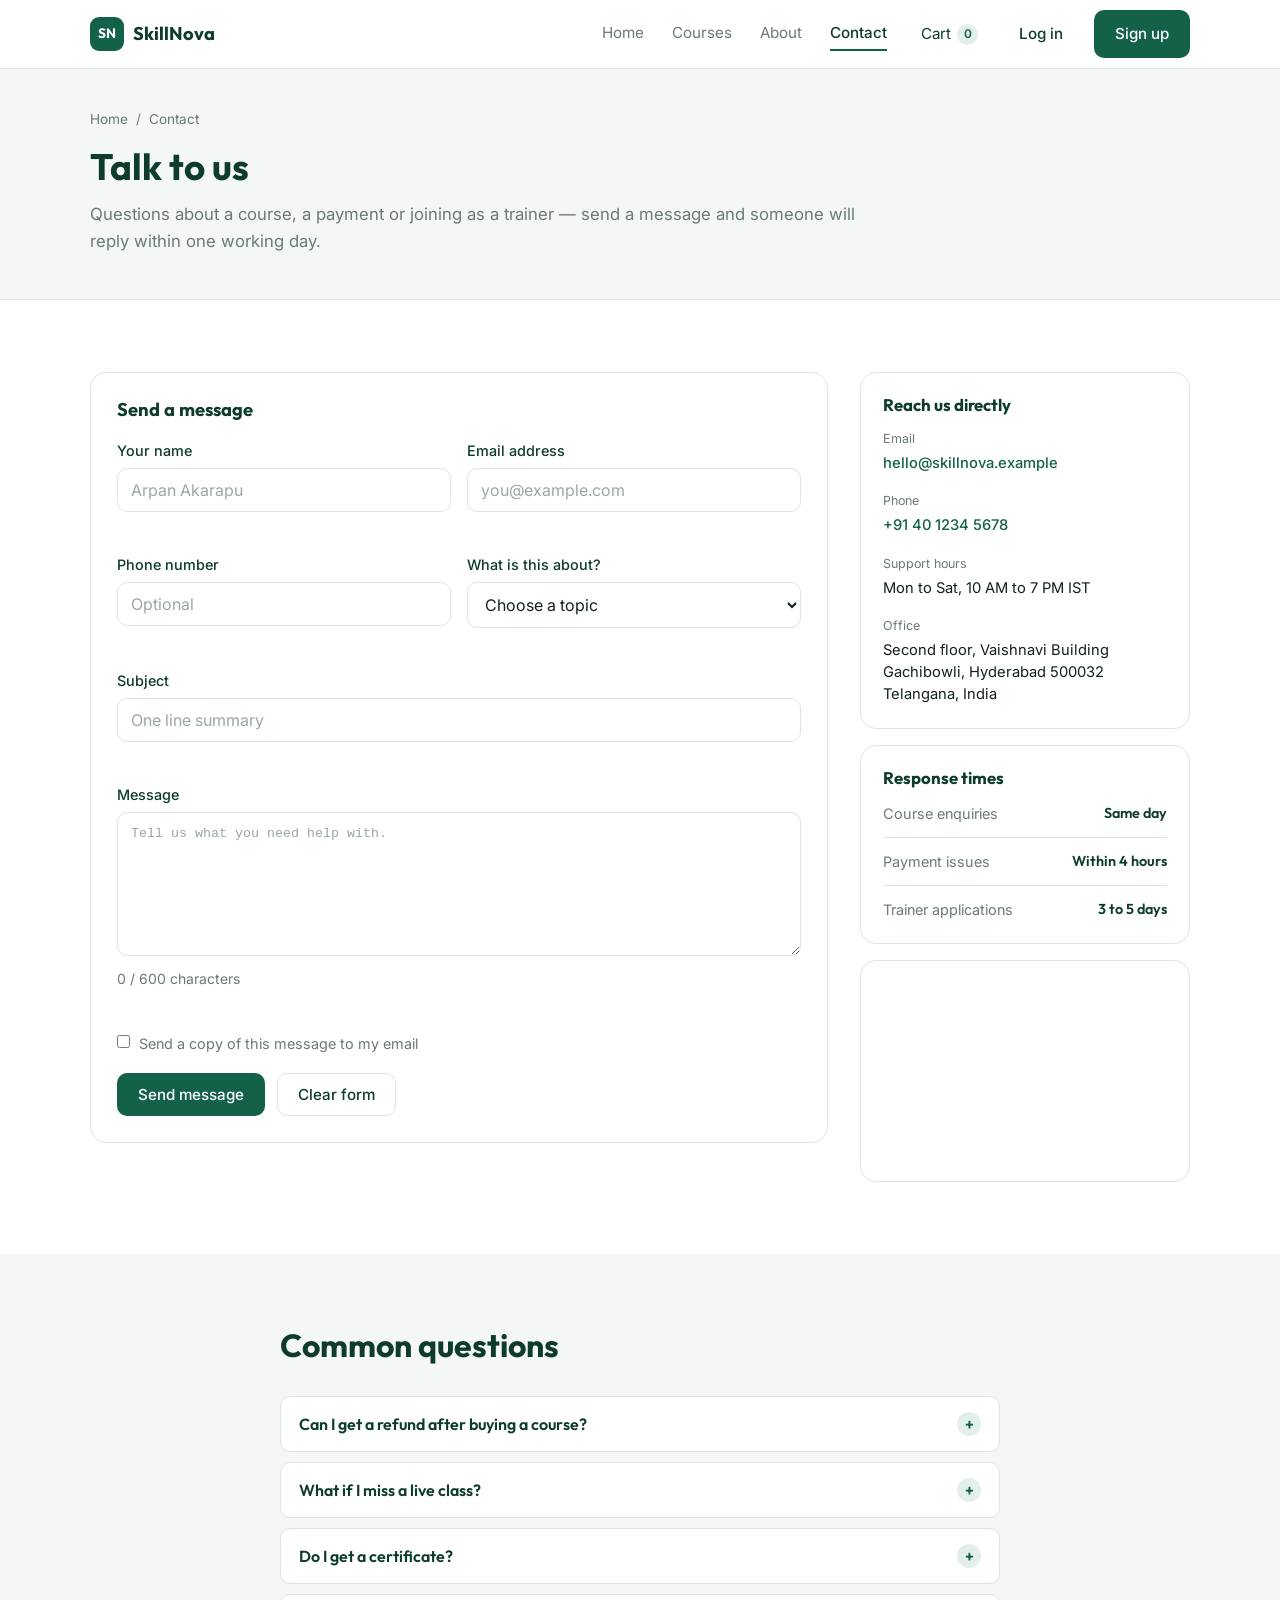
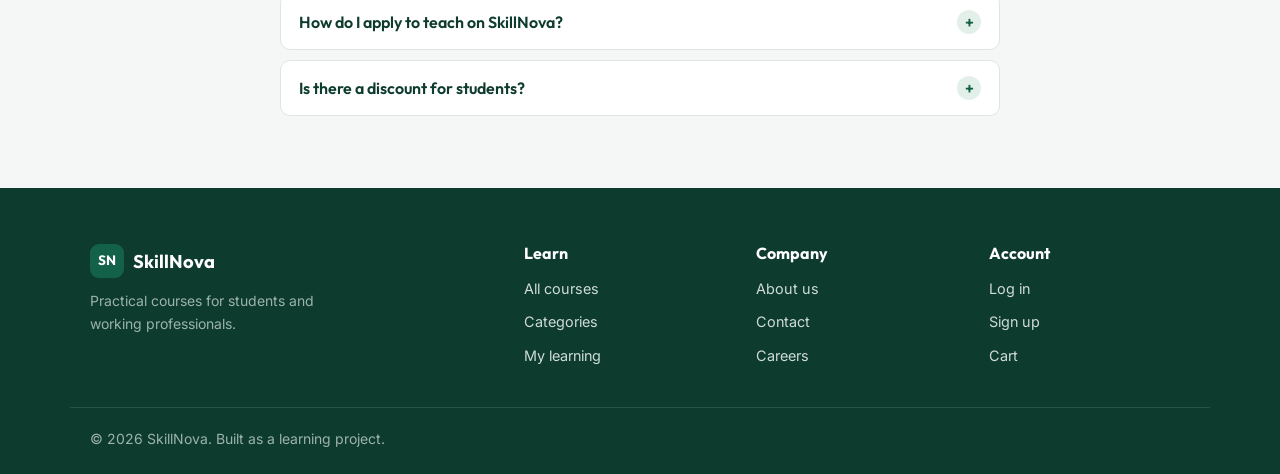
<file: contact.html>
<!DOCTYPE html>
<html lang="en">
<head>
  <meta charset="UTF-8" />
  <meta name="viewport" content="width=device-width, initial-scale=1.0" />
  <title>Contact us — SkillNova</title>

  <link rel="preconnect" href="https://fonts.googleapis.com" />
  <link rel="preconnect" href="https://fonts.gstatic.com" crossorigin />
  <link href="https://fonts.googleapis.com/css2?family=Inter:wght@400;500;600&family=Outfit:wght@500;600;700&display=swap" rel="stylesheet" />

  <link rel="stylesheet" href="style.css" />
</head>

<body data-page="contact">

  <!-- ============================================================
       NAVBAR
  ============================================================= -->
  <header class="navbar">
    <div class="container navbar-inner">

      <a href="index.html" class="logo">
        <span class="logo-mark">SN</span>
        <span class="logo-text">SkillNova</span>
      </a>

      <nav class="nav-links" id="navLinks">
        <a href="index.html">Home</a>
        <a href="courses.html">Courses</a>
        <a href="about.html">About</a>
        <a href="contact.html" class="active">Contact</a>
      </nav>

      <div class="nav-actions">
        <a href="cart.html" class="cart-link">
          Cart
          <span class="cart-count" id="cartCount">0</span>
        </a>
        <a href="login.html" class="btn btn-ghost">Log in</a>
        <a href="register.html" class="btn btn-primary">Sign up</a>

        <button class="menu-toggle" id="menuToggle" aria-label="Open menu">
          <span></span><span></span><span></span>
        </button>
      </div>

    </div>
  </header>


  <!-- ============================================================
       PAGE HEADER
  ============================================================= -->
  <section class="page-header">
    <div class="container">
      <p class="breadcrumb">
        <a href="index.html">Home</a>
        <span>/</span>
        <span>Contact</span>
      </p>
      <h1>Talk to us</h1>
      <p class="page-sub page-sub-wide">
        Questions about a course, a payment or joining as a trainer — send a
        message and someone will reply within one working day.
      </p>
    </div>
  </section>


  <!-- ============================================================
       CONTACT FORM + DETAILS
  ============================================================= -->
  <main class="section">
    <div class="container contact-layout">

      <!-- ---------- LEFT: THE FORM ---------- -->
      <div class="contact-main">
        <div class="form-card">
          <h2 class="form-card-title">Send a message</h2>

          <div class="alert" id="formAlert" hidden></div>

          <form id="contactForm" novalidate>

            <div class="form-row">
              <div class="form-group">
                <label class="form-label" for="fullName">Your name</label>
                <input type="text" id="fullName" class="form-input" placeholder="Arpan Akarapu" />
                <p class="form-error" id="fullNameError"></p>
              </div>

              <div class="form-group">
                <label class="form-label" for="email">Email address</label>
                <input type="email" id="email" class="form-input" placeholder="you@example.com" />
                <p class="form-error" id="emailError"></p>
              </div>
            </div>

            <div class="form-row">
              <div class="form-group">
                <label class="form-label" for="phone">Phone number</label>
                <input type="tel" id="phone" class="form-input" placeholder="Optional" />
                <p class="form-error" id="phoneError"></p>
              </div>

              <div class="form-group">
                <label class="form-label" for="topic">What is this about?</label>
                <select id="topic" class="form-select form-select-block">
                  <option value="">Choose a topic</option>
                  <option>Course enquiry</option>
                  <option>Payment or refund</option>
                  <option>Technical problem</option>
                  <option>Becoming a trainer</option>
                  <option>Corporate training</option>
                  <option>Something else</option>
                </select>
                <p class="form-error" id="topicError"></p>
              </div>
            </div>

            <div class="form-group">
              <label class="form-label" for="subject">Subject</label>
              <input type="text" id="subject" class="form-input"
                     placeholder="One line summary" />
              <p class="form-error" id="subjectError"></p>
            </div>

            <div class="form-group">
              <label class="form-label" for="message">Message</label>
              <textarea id="message" class="form-input form-textarea" rows="6"
                        placeholder="Tell us what you need help with."></textarea>
              <p class="form-hint muted small">
                <span id="messageCount">0</span> / 600 characters
              </p>
              <p class="form-error" id="messageError"></p>
            </div>

            <div class="form-group">
              <label class="checkbox-row">
                <input type="checkbox" id="copyMe" />
                <span>Send a copy of this message to my email</span>
              </label>
            </div>

            <div class="form-actions form-actions-left">
              <button type="submit" class="btn btn-primary">Send message</button>
              <button type="button" class="btn btn-outline" id="resetContactBtn">Clear form</button>
            </div>

          </form>
        </div>
      </div>


      <!-- ---------- RIGHT: HOW ELSE TO REACH US ---------- -->
      <aside class="contact-side">

        <div class="contact-card">
          <h3 class="side-title">Reach us directly</h3>

          <ul class="contact-list">
            <li class="contact-item">
              <span class="contact-label">Email</span>
              <a href="mailto:hello@skillnova.example">hello@skillnova.example</a>
            </li>
            <li class="contact-item">
              <span class="contact-label">Phone</span>
              <a href="tel:+914012345678">+91 40 1234 5678</a>
            </li>
            <li class="contact-item">
              <span class="contact-label">Support hours</span>
              <span>Mon to Sat, 10 AM to 7 PM IST</span>
            </li>
            <li class="contact-item">
              <span class="contact-label">Office</span>
              <address class="contact-address">
                Second floor, Vaishnavi Building<br />
                Gachibowli, Hyderabad 500032<br />
                Telangana, India
              </address>
            </li>
          </ul>
        </div>

        <div class="contact-card">
          <h3 class="side-title">Response times</h3>
          <dl class="fact-list">
            <div class="fact-row">
              <dt>Course enquiries</dt>
              <dd>Same day</dd>
            </div>
            <div class="fact-row">
              <dt>Payment issues</dt>
              <dd>Within 4 hours</dd>
            </div>
            <div class="fact-row">
              <dt>Trainer applications</dt>
              <dd>3 to 5 days</dd>
            </div>
          </dl>
        </div>

        <!-- The map is an iframe from Google Maps, no API key needed -->
        <div class="map-embed">
          <iframe
            title="Our office location in Gachibowli, Hyderabad"
            src="https://maps.google.com/maps?q=Gachibowli,Hyderabad&output=embed"
            loading="lazy"
            referrerpolicy="no-referrer-when-downgrade">
          </iframe>
        </div>

      </aside>

    </div>
  </main>


  <!-- ============================================================
       FAQ
  ============================================================= -->
  <section class="section section-alt">
    <div class="container faq-container">
      <h2 class="section-title">Common questions</h2>

      <!-- Each question opens and closes on click, handled in JS -->
      <div class="accordion" id="faqAccordion">

        <div class="accordion-item">
          <button type="button" class="accordion-head" data-accordion>
            <span>Can I get a refund after buying a course?</span>
            <span class="accordion-icon">+</span>
          </button>
          <div class="accordion-body">
            <p>
              Yes, within seven days of purchase, as long as you haven't
              downloaded the full course notes. Write to us with your order ID
              and the amount goes back to the source account in five working days.
            </p>
          </div>
        </div>

        <div class="accordion-item">
          <button type="button" class="accordion-head" data-accordion>
            <span>What if I miss a live class?</span>
            <span class="accordion-icon">+</span>
          </button>
          <div class="accordion-body">
            <p>
              Every session is recorded and uploaded the same evening. You keep
              access to recordings for as long as your account exists, so you can
              rewatch before a test or an interview.
            </p>
          </div>
        </div>

        <div class="accordion-item">
          <button type="button" class="accordion-head" data-accordion>
            <span>Do I get a certificate?</span>
            <span class="accordion-icon">+</span>
          </button>
          <div class="accordion-body">
            <p>
              You get one after finishing all lessons and submitting the final
              project. It carries a verification code that an employer can check
              on our site.
            </p>
          </div>
        </div>

        <div class="accordion-item">
          <button type="button" class="accordion-head" data-accordion>
            <span>How do I apply to teach on SkillNova?</span>
            <span class="accordion-icon">+</span>
          </button>
          <div class="accordion-body">
            <p>
              Pick "Becoming a trainer" in the form above and tell us what you'd
              teach and where you've worked. We reply within a week and set up a
              short sample class.
            </p>
          </div>
        </div>

        <div class="accordion-item">
          <button type="button" class="accordion-head" data-accordion>
            <span>Is there a discount for students?</span>
            <span class="accordion-icon">+</span>
          </button>
          <div class="accordion-body">
            <p>
              Yes. Send us a photo of your college ID and we'll issue a coupon
              code worth 20% off any single course.
            </p>
          </div>
        </div>

      </div>
    </div>
  </section>


  <!-- ============================================================
       FOOTER
  ============================================================= -->
  <footer class="footer">
    <div class="container footer-inner">

      <div class="footer-brand">
        <a href="index.html" class="logo">
          <span class="logo-mark">SN</span>
          <span class="logo-text">SkillNova</span>
        </a>
        <p class="muted small">Practical courses for students and working professionals.</p>
      </div>

      <div class="footer-col">
        <h4>Learn</h4>
        <a href="courses.html">All courses</a>
        <a href="courses.html">Categories</a>
        <a href="my-courses.html">My learning</a>
      </div>

      <div class="footer-col">
        <h4>Company</h4>
        <a href="about.html">About us</a>
        <a href="contact.html">Contact</a>
        <a href="#">Careers</a>
      </div>

      <div class="footer-col">
        <h4>Account</h4>
        <a href="login.html">Log in</a>
        <a href="register.html">Sign up</a>
        <a href="cart.html">Cart</a>
      </div>

    </div>

    <div class="container footer-bottom">
      <p class="muted small">© <span id="year">2026</span> SkillNova. Built as a learning project.</p>
    </div>
  </footer>

  <script src="script.js"></script>
</body>
</html>
</file>
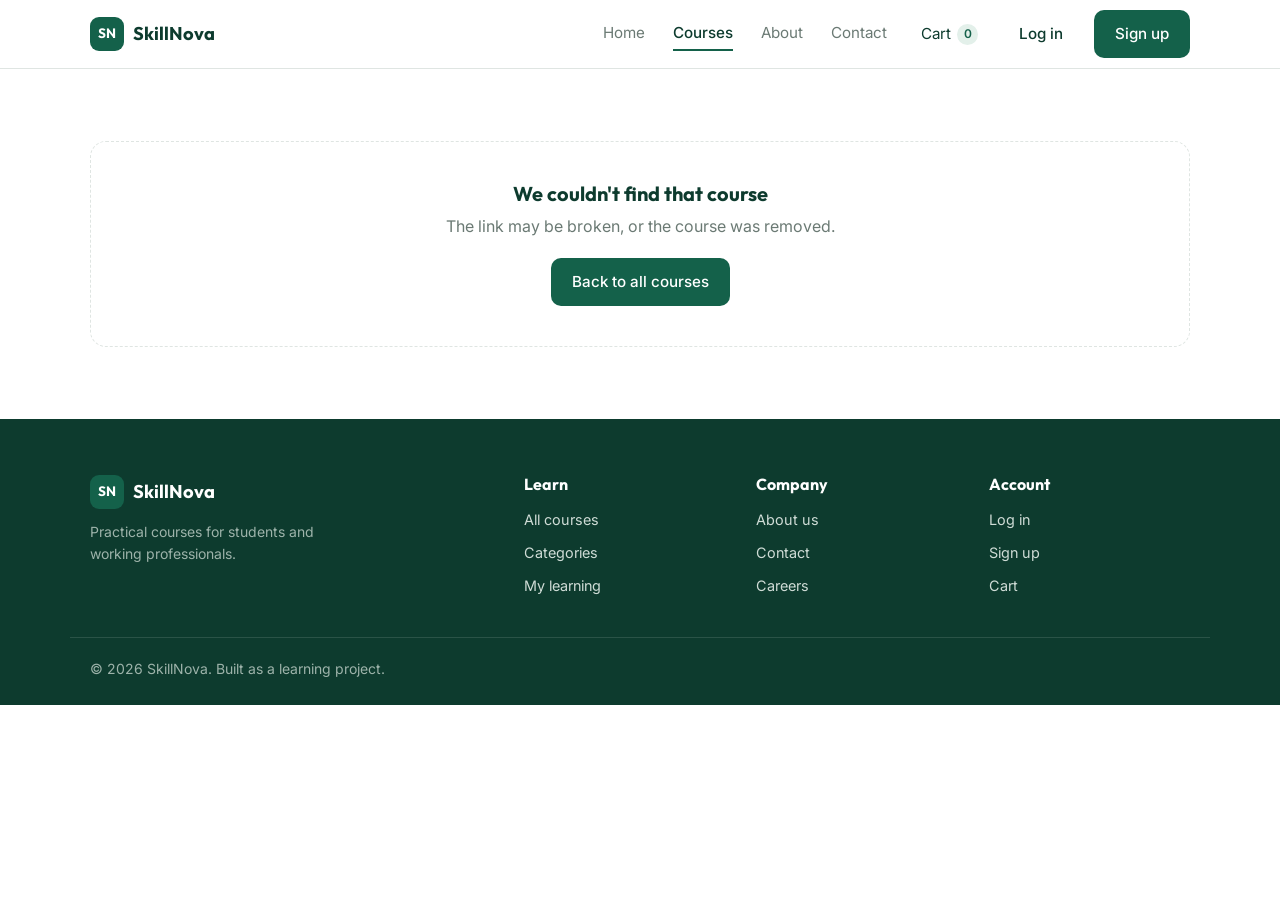
<file: course-details.html>
<!DOCTYPE html>
<html lang="en">
<head>
  <meta charset="UTF-8" />
  <meta name="viewport" content="width=device-width, initial-scale=1.0" />
  <title>Course details — SkillNova</title>

  <link rel="preconnect" href="https://fonts.googleapis.com" />
  <link rel="preconnect" href="https://fonts.gstatic.com" crossorigin />
  <link href="https://fonts.googleapis.com/css2?family=Inter:wght@400;500;600&family=Outfit:wght@500;600;700&display=swap" rel="stylesheet" />

  <link rel="stylesheet" href="style.css" />
</head>

<body data-page="details">

  <!-- ============================================================
       NAVBAR
  ============================================================= -->
  <header class="navbar">
    <div class="container navbar-inner">

      <a href="index.html" class="logo">
        <span class="logo-mark">SN</span>
        <span class="logo-text">SkillNova</span>
      </a>

      <nav class="nav-links" id="navLinks">
        <a href="index.html">Home</a>
        <a href="courses.html" class="active">Courses</a>
        <a href="about.html">About</a>
        <a href="contact.html">Contact</a>
      </nav>

      <div class="nav-actions">
        <a href="cart.html" class="cart-link">
          Cart
          <span class="cart-count" id="cartCount">0</span>
        </a>
        <a href="login.html" class="btn btn-ghost">Log in</a>
        <a href="register.html" class="btn btn-primary">Sign up</a>

        <button class="menu-toggle" id="menuToggle" aria-label="Open menu">
          <span></span><span></span><span></span>
        </button>
      </div>

    </div>
  </header>


  <!-- ============================================================
       SHOWN ONLY IF THE ?id= IN THE URL IS MISSING OR WRONG
  ============================================================= -->
  <section class="section" id="notFoundBlock" hidden>
    <div class="container">
      <div class="empty-state">
        <h3>We couldn't find that course</h3>
        <p class="muted">The link may be broken, or the course was removed.</p>
        <a href="courses.html" class="btn btn-primary">Back to all courses</a>
      </div>
    </div>
  </section>


  <!-- ============================================================
       EVERYTHING BELOW IS HIDDEN UNTIL JS LOADS THE COURSE
  ============================================================= -->
  <div id="courseWrapper" hidden>

    <!-- ---------- DARK COURSE HEADER ---------- -->
    <section class="course-hero">
      <div class="container course-hero-inner">

        <div class="course-hero-text">
          <p class="breadcrumb breadcrumb-light">
            <a href="index.html">Home</a>
            <span>/</span>
            <a href="courses.html">Courses</a>
            <span>/</span>
            <span id="crumbTitle">Course</span>
          </p>

          <p class="course-hero-category" id="detailCategory">Category</p>
          <h1 id="detailTitle">Course title</h1>
          <p class="course-hero-sub" id="detailTagline">Short course description goes here.</p>

          <div class="course-hero-meta">
            <span class="rating" id="detailRating">0.0 ★</span>
            <span id="detailReviewCount">0 reviews</span>
            <span id="detailStudents">0 learners</span>
            <span id="detailLevel">Level</span>
          </div>

          <p class="course-hero-author">
            Taught by <strong id="detailInstructor">Instructor name</strong>
          </p>
        </div>

        <!-- ---------- PURCHASE CARD ---------- -->
        <aside class="buy-card" id="buyCard">
          <div class="buy-thumb" id="detailThumb"></div>

          <div class="buy-body">
            <p class="buy-price" id="detailPrice">₹0</p>

            <button type="button" class="btn btn-primary btn-block" id="addToCartBtn">
              Add to cart
            </button>
            <button type="button" class="btn btn-outline btn-block" id="wishlistBtn">
              Save for later
            </button>

            <p class="buy-note muted small">One-time payment. Lifetime access.</p>

            <ul class="buy-facts">
              <li><span>Duration</span><strong id="detailDuration">0 hours</strong></li>
              <li><span>Lessons</span><strong id="detailLessons">0</strong></li>
              <li><span>Language</span><strong id="detailLanguage">English</strong></li>
              <li><span>Certificate</span><strong>Yes</strong></li>
            </ul>
          </div>
        </aside>

      </div>
    </section>


    <!-- ---------- MAIN CONTENT ---------- -->
    <main class="section">
      <div class="container detail-layout">

        <div class="detail-main">

          <!-- Tabs -->
          <div class="tabs" id="detailTabs">
            <button type="button" class="tab active" data-tab="overview">Overview</button>
            <button type="button" class="tab" data-tab="syllabus">Syllabus</button>
            <button type="button" class="tab" data-tab="instructor">Instructor</button>
            <button type="button" class="tab" data-tab="reviews">Reviews</button>
          </div>

          <!-- ----- TAB 1: OVERVIEW ----- -->
          <section class="tab-panel active" id="panel-overview">
            <h2 class="panel-title">About this course</h2>
            <p class="panel-text" id="detailDescription">Full description goes here.</p>

            <h2 class="panel-title">What you'll learn</h2>
            <!-- JS builds <li> items inside this list -->
            <ul class="tick-list tick-list-2col" id="learnList"></ul>

            <h2 class="panel-title">Requirements</h2>
            <ul class="bullet-list" id="requirementList"></ul>
          </section>

          <!-- ----- TAB 2: SYLLABUS (accordion) ----- -->
          <section class="tab-panel" id="panel-syllabus">
            <div class="panel-head">
              <h2 class="panel-title">Course syllabus</h2>
              <button type="button" class="link small" id="expandAllBtn">Expand all</button>
            </div>

            <!-- JS builds one .accordion-item per module inside this div -->
            <div class="accordion" id="syllabusAccordion"></div>
          </section>

          <!-- ----- TAB 3: INSTRUCTOR ----- -->
          <section class="tab-panel" id="panel-instructor">
            <h2 class="panel-title">Your instructor</h2>

            <div class="instructor-card">
              <div class="avatar" id="instructorAvatar">RM</div>
              <div class="instructor-info">
                <h3 id="instructorName">Instructor name</h3>
                <p class="muted small" id="instructorRole">Role and company</p>
                <div class="instructor-stats">
                  <span id="instructorRating">4.8 ★ rating</span>
                  <span id="instructorStudents">0 learners</span>
                  <span id="instructorCourses">0 courses</span>
                </div>
                <p class="panel-text" id="instructorBio">Short biography goes here.</p>
              </div>
            </div>
          </section>

          <!-- ----- TAB 4: REVIEWS ----- -->
          <section class="tab-panel" id="panel-reviews">
            <div class="panel-head">
              <h2 class="panel-title">Learner reviews</h2>
              <span class="rating" id="reviewsAverage">0.0 ★</span>
            </div>

            <!-- Form to add your own review -->
            <div class="review-form">
              <h3>Leave a review</h3>

              <div class="form-group">
                <span class="form-label">Your rating</span>
                <div class="star-picker" id="starPicker">
                  <button type="button" class="star" data-value="1">★</button>
                  <button type="button" class="star" data-value="2">★</button>
                  <button type="button" class="star" data-value="3">★</button>
                  <button type="button" class="star" data-value="4">★</button>
                  <button type="button" class="star" data-value="5">★</button>
                </div>
                <p class="form-error" id="ratingError"></p>
              </div>

              <div class="form-group">
                <label class="form-label" for="reviewText">Your review</label>
                <textarea id="reviewText" class="form-input form-textarea" rows="3"
                          placeholder="What did you think of this course?"></textarea>
                <p class="form-error" id="reviewTextError"></p>
              </div>

              <button type="button" class="btn btn-primary" id="submitReviewBtn">Post review</button>
            </div>

            <!-- JS builds one .review-item per review inside this div -->
            <div class="review-list" id="reviewList"></div>
          </section>

        </div>

        <!-- ---------- SIDEBAR: RELATED COURSES ---------- -->
        <aside class="detail-side">
          <h3 class="side-title">More in this category</h3>
          <!-- JS builds small course cards inside this div -->
          <div class="related-list" id="relatedList"></div>
        </aside>

      </div>
    </main>

  </div>


  <!-- ============================================================
       FOOTER
  ============================================================= -->
  <footer class="footer">
    <div class="container footer-inner">

      <div class="footer-brand">
        <a href="index.html" class="logo">
          <span class="logo-mark">SN</span>
          <span class="logo-text">SkillNova</span>
        </a>
        <p class="muted small">Practical courses for students and working professionals.</p>
      </div>

      <div class="footer-col">
        <h4>Learn</h4>
        <a href="courses.html">All courses</a>
        <a href="courses.html">Categories</a>
        <a href="my-courses.html">My learning</a>
      </div>

      <div class="footer-col">
        <h4>Company</h4>
        <a href="about.html">About us</a>
        <a href="contact.html">Contact</a>
        <a href="#">Careers</a>
      </div>

      <div class="footer-col">
        <h4>Account</h4>
        <a href="login.html">Log in</a>
        <a href="register.html">Sign up</a>
        <a href="cart.html">Cart</a>
      </div>

    </div>

    <div class="container footer-bottom">
      <p class="muted small">© <span id="year">2026</span> SkillNova. Built as a learning project.</p>
    </div>
  </footer>

  <script src="script.js"></script>
</body>
</html>
</file>
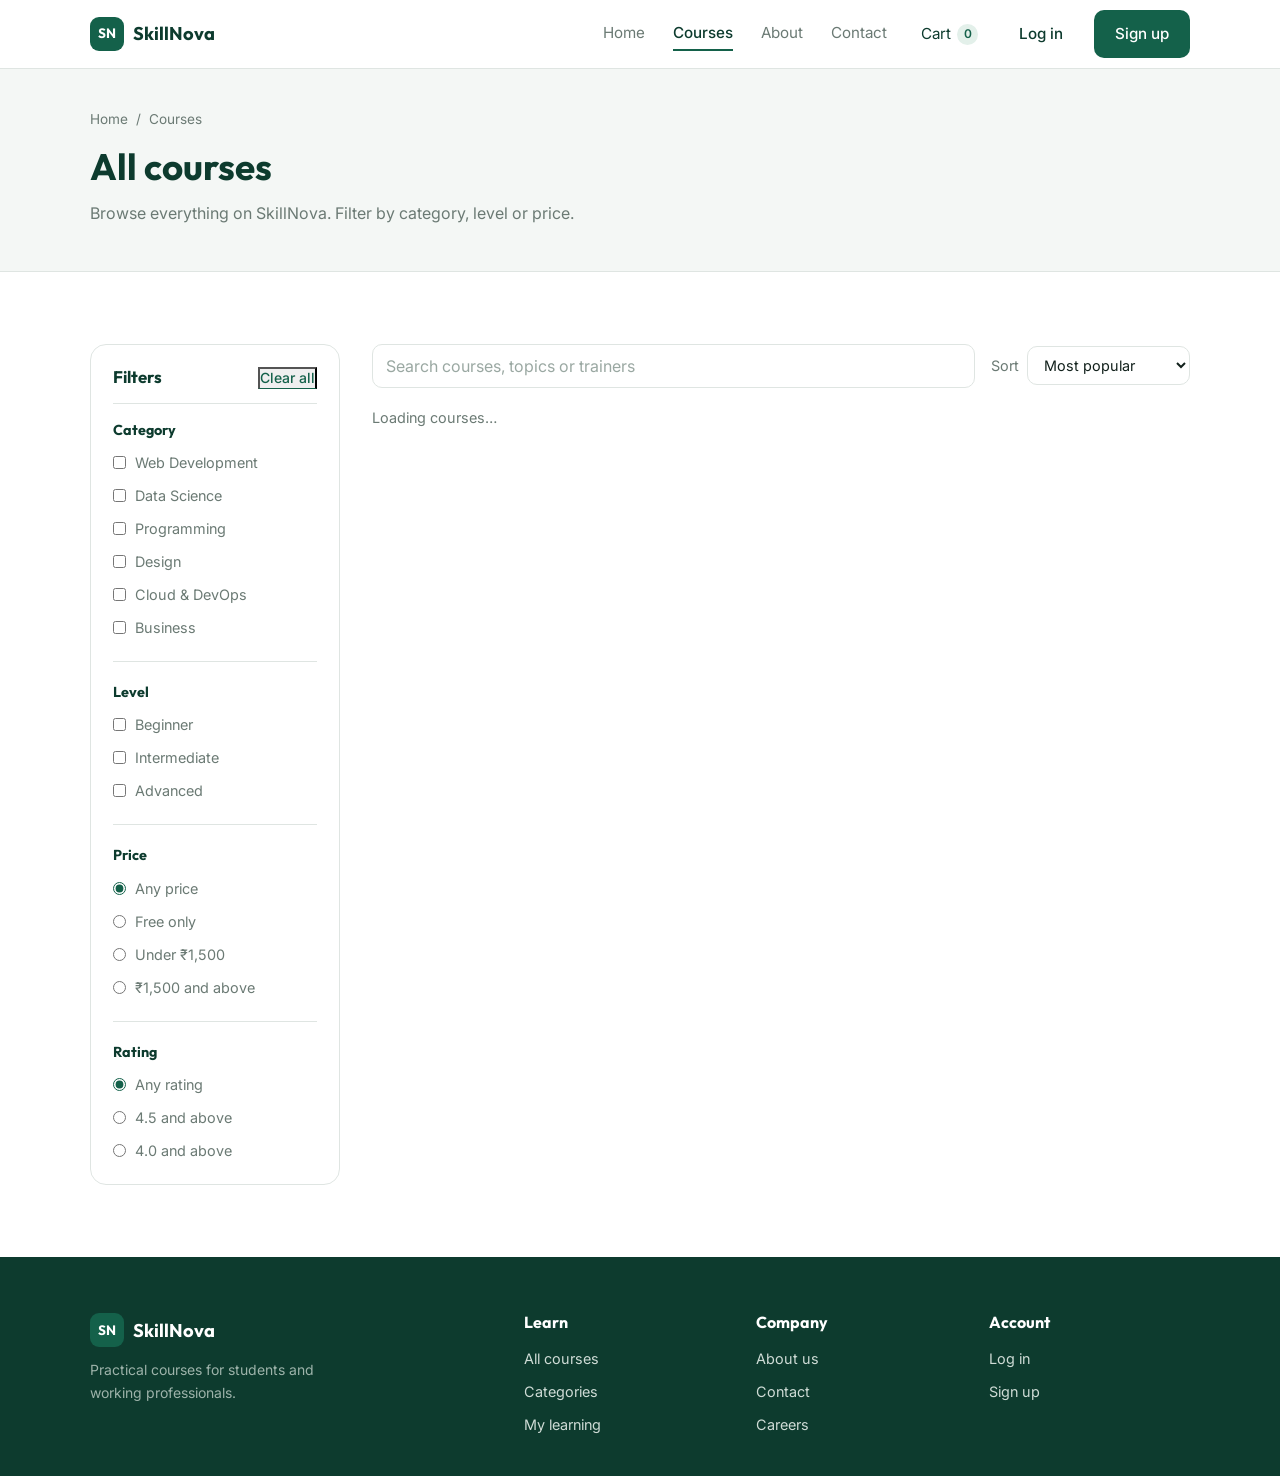
<file: courses.html>
<!DOCTYPE html>
<html lang="en">
<head>
  <meta charset="UTF-8" />
  <meta name="viewport" content="width=device-width, initial-scale=1.0" />
  <title>All courses — SkillNova</title>

  <link rel="preconnect" href="https://fonts.googleapis.com" />
  <link rel="preconnect" href="https://fonts.gstatic.com" crossorigin />
  <link href="https://fonts.googleapis.com/css2?family=Inter:wght@400;500;600&family=Outfit:wght@500;600;700&display=swap" rel="stylesheet" />

  <link rel="stylesheet" href="style.css" />
</head>

<body data-page="courses">

  <!-- ============================================================
       NAVBAR
  ============================================================= -->
  <header class="navbar">
    <div class="container navbar-inner">

      <a href="index.html" class="logo">
        <span class="logo-mark">SN</span>
        <span class="logo-text">SkillNova</span>
      </a>

      <nav class="nav-links" id="navLinks">
        <a href="index.html">Home</a>
        <a href="courses.html" class="active">Courses</a>
        <a href="about.html">About</a>
        <a href="contact.html">Contact</a>
      </nav>

      <div class="nav-actions">
        <a href="cart.html" class="cart-link">
          Cart
          <span class="cart-count" id="cartCount">0</span>
        </a>
        <a href="login.html" class="btn btn-ghost">Log in</a>
        <a href="register.html" class="btn btn-primary">Sign up</a>

        <button class="menu-toggle" id="menuToggle" aria-label="Open menu">
          <span></span><span></span><span></span>
        </button>
      </div>

    </div>
  </header>


  <!-- ============================================================
       PAGE HEADER
  ============================================================= -->
  <section class="page-header">
    <div class="container">
      <p class="breadcrumb">
        <a href="index.html">Home</a>
        <span>/</span>
        <span>Courses</span>
      </p>
      <h1>All courses</h1>
      <p class="page-sub">Browse everything on SkillNova. Filter by category, level or price.</p>
    </div>
  </section>


  <!-- ============================================================
       COURSES: FILTERS + RESULTS
  ============================================================= -->
  <main class="section">
    <div class="container courses-layout">

      <!-- ---------- LEFT: FILTER PANEL ---------- -->
      <aside class="filter-panel" id="filterPanel">

        <div class="filter-head">
          <h2 class="filter-heading">Filters</h2>
          <button type="button" class="link small" id="clearFiltersBtn">Clear all</button>
        </div>

        <!-- Category -->
        <div class="filter-group">
          <h3 class="filter-title">Category</h3>
          <div class="checkbox-list" id="categoryFilters">
            <label class="filter-check">
              <input type="checkbox" name="category" value="Web Development" />
              <span>Web Development</span>
            </label>
            <label class="filter-check">
              <input type="checkbox" name="category" value="Data Science" />
              <span>Data Science</span>
            </label>
            <label class="filter-check">
              <input type="checkbox" name="category" value="Programming" />
              <span>Programming</span>
            </label>
            <label class="filter-check">
              <input type="checkbox" name="category" value="Design" />
              <span>Design</span>
            </label>
            <label class="filter-check">
              <input type="checkbox" name="category" value="Cloud &amp; DevOps" />
              <span>Cloud &amp; DevOps</span>
            </label>
            <label class="filter-check">
              <input type="checkbox" name="category" value="Business" />
              <span>Business</span>
            </label>
          </div>
        </div>

        <!-- Level -->
        <div class="filter-group">
          <h3 class="filter-title">Level</h3>
          <div class="checkbox-list" id="levelFilters">
            <label class="filter-check">
              <input type="checkbox" name="level" value="Beginner" />
              <span>Beginner</span>
            </label>
            <label class="filter-check">
              <input type="checkbox" name="level" value="Intermediate" />
              <span>Intermediate</span>
            </label>
            <label class="filter-check">
              <input type="checkbox" name="level" value="Advanced" />
              <span>Advanced</span>
            </label>
          </div>
        </div>

        <!-- Price -->
        <div class="filter-group">
          <h3 class="filter-title">Price</h3>
          <div class="checkbox-list" id="priceFilters">
            <label class="filter-check">
              <input type="radio" name="price" value="all" checked />
              <span>Any price</span>
            </label>
            <label class="filter-check">
              <input type="radio" name="price" value="free" />
              <span>Free only</span>
            </label>
            <label class="filter-check">
              <input type="radio" name="price" value="under1500" />
              <span>Under ₹1,500</span>
            </label>
            <label class="filter-check">
              <input type="radio" name="price" value="1500plus" />
              <span>₹1,500 and above</span>
            </label>
          </div>
        </div>

        <!-- Rating -->
        <div class="filter-group">
          <h3 class="filter-title">Rating</h3>
          <div class="checkbox-list" id="ratingFilters">
            <label class="filter-check">
              <input type="radio" name="rating" value="0" checked />
              <span>Any rating</span>
            </label>
            <label class="filter-check">
              <input type="radio" name="rating" value="4.5" />
              <span>4.5 and above</span>
            </label>
            <label class="filter-check">
              <input type="radio" name="rating" value="4" />
              <span>4.0 and above</span>
            </label>
          </div>
        </div>

      </aside>

      <!-- ---------- RIGHT: TOOLBAR + RESULTS ---------- -->
      <div class="courses-main">

        <!-- Search, sort, and the mobile filter button -->
        <div class="toolbar">
          <div class="search-field">
            <input type="text" id="courseSearch" class="form-input"
                   placeholder="Search courses, topics or trainers" />
          </div>

          <div class="toolbar-right">
            <button type="button" class="btn btn-outline btn-sm filter-toggle" id="filterToggle">
              Filters
            </button>

            <label class="sort-field">
              <span class="sort-label">Sort</span>
              <select id="sortSelect" class="form-select">
                <option value="popular">Most popular</option>
                <option value="rating">Highest rated</option>
                <option value="price-low">Price: low to high</option>
                <option value="price-high">Price: high to low</option>
                <option value="newest">Newest first</option>
              </select>
            </label>
          </div>
        </div>

        <!-- JS writes something like "Showing 8 of 12 courses" here -->
        <p class="results-count" id="resultsCount">Loading courses…</p>

        <!-- JS builds one .course-card per course inside this div -->
        <div class="course-grid course-grid-3" id="courseGrid"></div>

        <!-- Shown by JS only when no course matches the filters -->
        <div class="empty-state" id="emptyState" hidden>
          <h3>No courses match these filters</h3>
          <p class="muted">Try removing a filter or searching for something broader.</p>
          <button type="button" class="btn btn-primary" id="emptyResetBtn">Clear filters</button>
        </div>

      </div>

    </div>
  </main>


  <!-- ============================================================
       FOOTER
  ============================================================= -->
  <footer class="footer">
    <div class="container footer-inner">

      <div class="footer-brand">
        <a href="index.html" class="logo">
          <span class="logo-mark">SN</span>
          <span class="logo-text">SkillNova</span>
        </a>
        <p class="muted small">Practical courses for students and working professionals.</p>
      </div>

      <div class="footer-col">
        <h4>Learn</h4>
        <a href="courses.html">All courses</a>
        <a href="courses.html">Categories</a>
        <a href="my-courses.html">My learning</a>
      </div>

      <div class="footer-col">
        <h4>Company</h4>
        <a href="about.html">About us</a>
        <a href="contact.html">Contact</a>
        <a href="#">Careers</a>
      </div>

      <div class="footer-col">
        <h4>Account</h4>
        <a href="login.html">Log in</a>
        <a href="register.html">Sign up</a>
</file>
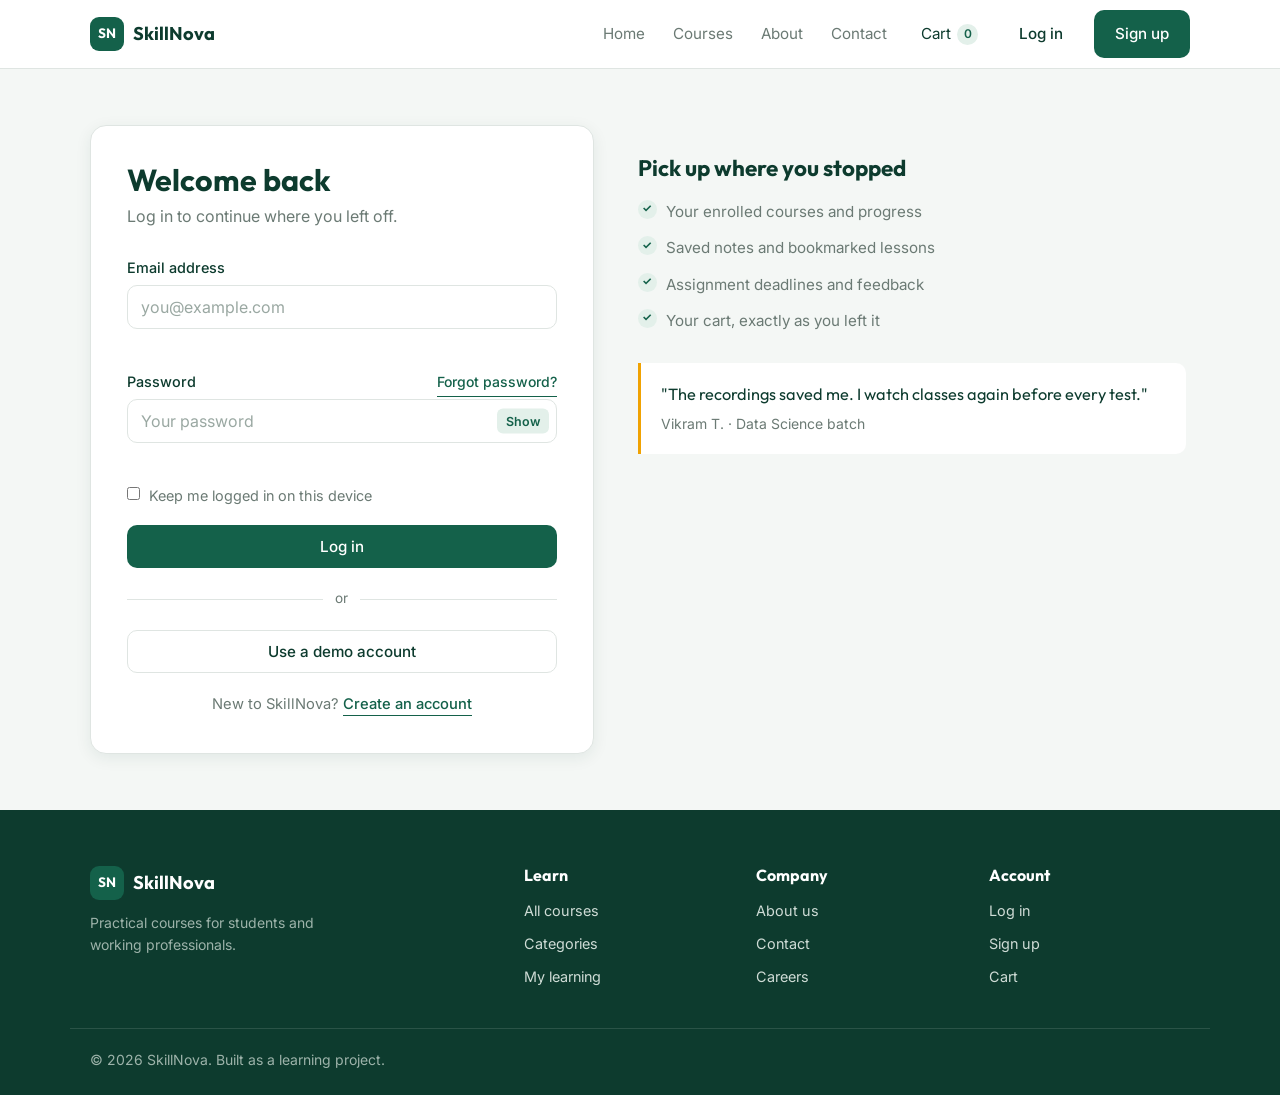
<file: login.html>
<!DOCTYPE html>
<html lang="en">
<head>
  <meta charset="UTF-8" />
  <meta name="viewport" content="width=device-width, initial-scale=1.0" />
  <title>Log in — SkillNova</title>

  <link rel="preconnect" href="https://fonts.googleapis.com" />
  <link rel="preconnect" href="https://fonts.gstatic.com" crossorigin />
  <link href="https://fonts.googleapis.com/css2?family=Inter:wght@400;500;600&family=Outfit:wght@500;600;700&display=swap" rel="stylesheet" />

  <link rel="stylesheet" href="style.css" />
</head>

<body data-page="login">

  <!-- ============================================================
       NAVBAR
  ============================================================= -->
  <header class="navbar">
    <div class="container navbar-inner">

      <a href="index.html" class="logo">
        <span class="logo-mark">SN</span>
        <span class="logo-text">SkillNova</span>
      </a>

      <nav class="nav-links" id="navLinks">
        <a href="index.html">Home</a>
        <a href="courses.html">Courses</a>
        <a href="about.html">About</a>
        <a href="contact.html">Contact</a>
      </nav>

      <div class="nav-actions">
        <a href="cart.html" class="cart-link">
          Cart
          <span class="cart-count" id="cartCount">0</span>
        </a>
        <a href="login.html" class="btn btn-ghost">Log in</a>
        <a href="register.html" class="btn btn-primary">Sign up</a>

        <button class="menu-toggle" id="menuToggle" aria-label="Open menu">
          <span></span><span></span><span></span>
        </button>
      </div>

    </div>
  </header>


  <!-- ============================================================
       LOGIN FORM
  ============================================================= -->
  <main class="auth">
    <div class="container auth-inner auth-inner-narrow">

      <div class="auth-card">
        <h1 class="auth-title">Welcome back</h1>
        <p class="auth-sub">Log in to continue where you left off.</p>

        <!-- JS fills this in: wrong password, or "account created" after signup -->
        <div class="alert" id="formAlert" hidden></div>

        <form id="loginForm" novalidate>

          <div class="form-group">
            <label class="form-label" for="email">Email address</label>
            <input type="email" id="email" class="form-input" placeholder="you@example.com" />
            <p class="form-error" id="emailError"></p>
          </div>

          <div class="form-group">
            <div class="label-row">
              <label class="form-label" for="password">Password</label>
              <a href="#" class="link small" id="forgotLink">Forgot password?</a>
            </div>
            <div class="input-with-button">
              <input type="password" id="password" class="form-input" placeholder="Your password" />
              <button type="button" class="reveal-btn" id="togglePassword">Show</button>
            </div>
            <p class="form-error" id="passwordError"></p>
          </div>

          <div class="form-group">
            <label class="checkbox-row">
              <input type="checkbox" id="rememberMe" />
              <span>Keep me logged in on this device</span>
            </label>
          </div>

          <button type="submit" class="btn btn-primary btn-block">Log in</button>

        </form>

        <div class="auth-divider"><span>or</span></div>

        <!-- Fills the form with a test account so you don't retype it -->
        <button type="button" class="btn btn-outline btn-block" id="demoLoginBtn">
          Use a demo account
        </button>

        <p class="auth-switch">
          New to SkillNova?
          <a href="register.html" class="link">Create an account</a>
        </p>
      </div>

      <aside class="auth-side">
        <h2>Pick up where you stopped</h2>
        <ul class="tick-list">
          <li>Your enrolled courses and progress</li>
          <li>Saved notes and bookmarked lessons</li>
          <li>Assignment deadlines and feedback</li>
          <li>Your cart, exactly as you left it</li>
        </ul>

        <div class="auth-quote">
          <p>"The recordings saved me. I watch classes again before every test."</p>
          <p class="muted small">Vikram T. · Data Science batch</p>
        </div>
      </aside>

    </div>
  </main>


  <!-- ============================================================
       FOOTER
  ============================================================= -->
  <footer class="footer">
    <div class="container footer-inner">

      <div class="footer-brand">
        <a href="index.html" class="logo">
          <span class="logo-mark">SN</span>
          <span class="logo-text">SkillNova</span>
        </a>
        <p class="muted small">Practical courses for students and working professionals.</p>
      </div>

      <div class="footer-col">
        <h4>Learn</h4>
        <a href="courses.html">All courses</a>
        <a href="courses.html">Categories</a>
        <a href="my-courses.html">My learning</a>
      </div>

      <div class="footer-col">
        <h4>Company</h4>
        <a href="about.html">About us</a>
        <a href="contact.html">Contact</a>
        <a href="#">Careers</a>
      </div>

      <div class="footer-col">
        <h4>Account</h4>
        <a href="login.html">Log in</a>
        <a href="register.html">Sign up</a>
        <a href="cart.html">Cart</a>
      </div>

    </div>

    <div class="container footer-bottom">
      <p class="muted small">© <span id="year">2026</span> SkillNova. Built as a learning project.</p>
    </div>
  </footer>

  <script src="script.js"></script>
</body>
</html>
</file>
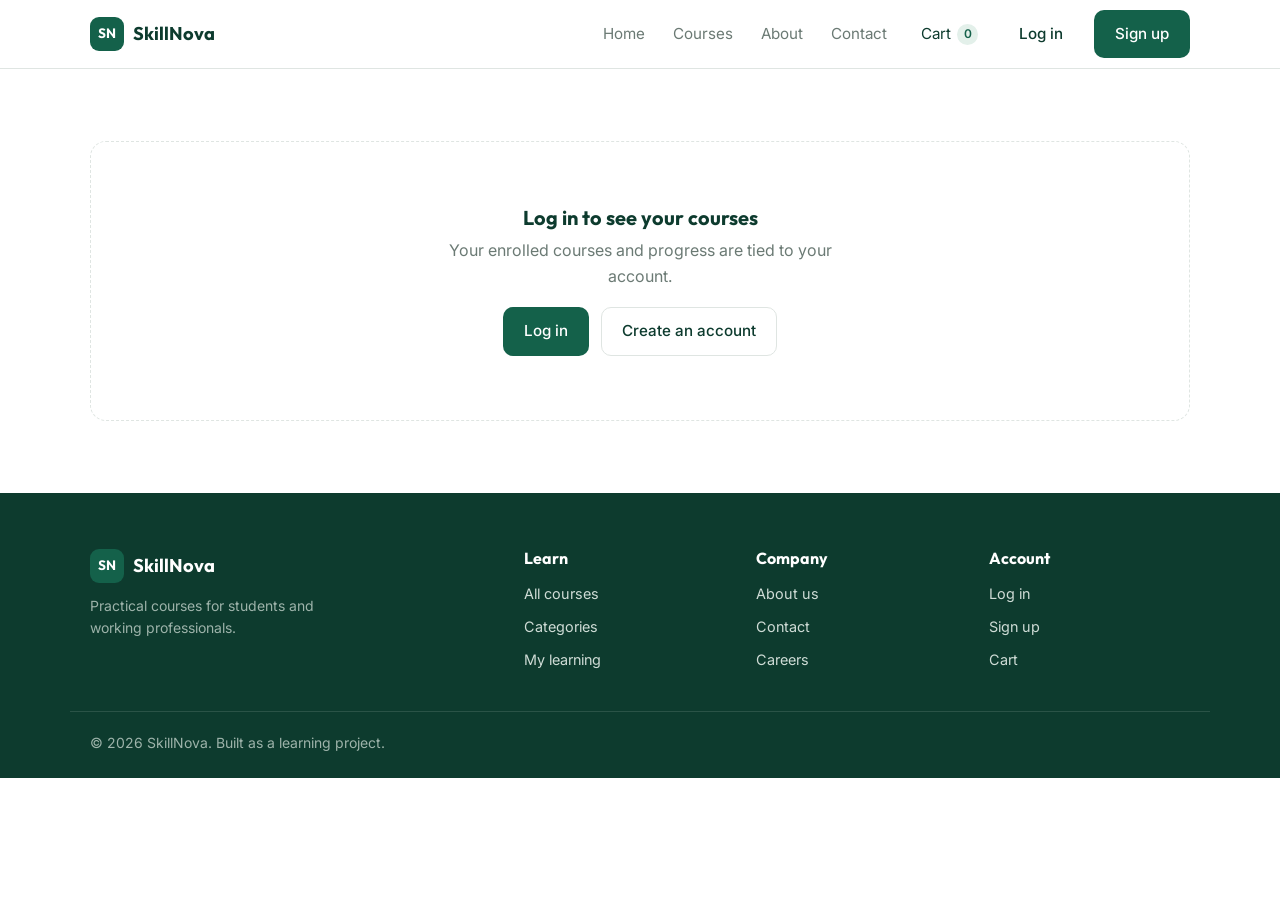
<file: my-courses.html>
<!DOCTYPE html>
<html lang="en">
<head>
  <meta charset="UTF-8" />
  <meta name="viewport" content="width=device-width, initial-scale=1.0" />
  <title>My learning — SkillNova</title>

  <link rel="preconnect" href="https://fonts.googleapis.com" />
  <link rel="preconnect" href="https://fonts.gstatic.com" crossorigin />
  <link href="https://fonts.googleapis.com/css2?family=Inter:wght@400;500;600&family=Outfit:wght@500;600;700&display=swap" rel="stylesheet" />

  <link rel="stylesheet" href="style.css" />
</head>

<body data-page="mycourses">

  <!-- ============================================================
       NAVBAR
  ============================================================= -->
  <header class="navbar">
    <div class="container navbar-inner">

      <a href="index.html" class="logo">
        <span class="logo-mark">SN</span>
        <span class="logo-text">SkillNova</span>
      </a>

      <nav class="nav-links" id="navLinks">
        <a href="index.html">Home</a>
        <a href="courses.html">Courses</a>
        <a href="about.html">About</a>
        <a href="contact.html">Contact</a>
      </nav>

      <div class="nav-actions">
        <a href="cart.html" class="cart-link">
          Cart
          <span class="cart-count" id="cartCount">0</span>
        </a>
        <a href="login.html" class="btn btn-ghost">Log in</a>
        <a href="register.html" class="btn btn-primary">Sign up</a>

        <button class="menu-toggle" id="menuToggle" aria-label="Open menu">
          <span></span><span></span><span></span>
        </button>
      </div>

    </div>
  </header>


  <!-- ============================================================
       SHOWN WHEN NOBODY IS LOGGED IN
  ============================================================= -->
  <section class="section" id="loginGate" hidden>
    <div class="container">
      <div class="empty-state empty-state-lg">
        <h3>Log in to see your courses</h3>
        <p class="muted">Your enrolled courses and progress are tied to your account.</p>
        <div class="gate-actions">
          <a href="login.html" class="btn btn-primary">Log in</a>
          <a href="register.html" class="btn btn-outline">Create an account</a>
        </div>
      </div>
    </div>
  </section>


  <!-- ============================================================
       EVERYTHING BELOW IS SHOWN ONLY WHEN LOGGED IN
  ============================================================= -->
  <div id="dashboardWrapper" hidden>

    <!-- ---------- WELCOME + STATS ---------- -->
    <section class="page-header">
      <div class="container">
        <p class="breadcrumb">
          <a href="index.html">Home</a>
          <span>/</span>
          <span>My learning</span>
        </p>

        <!-- JS writes "Welcome back, Arpan" here -->
        <h1 id="welcomeHeading">My learning</h1>
        <p class="page-sub" id="welcomeSub">Pick up where you left off.</p>

        <div class="stat-row">
          <div class="stat-box">
            <strong id="statEnrolled">0</strong>
            <span>Courses enrolled</span>
          </div>
          <div class="stat-box">
            <strong id="statProgress">0</strong>
            <span>In progress</span>
          </div>
          <div class="stat-box">
            <strong id="statCompleted">0</strong>
            <span>Completed</span>
          </div>
          <div class="stat-box">
            <strong id="statHours">0</strong>
            <span>Hours of content</span>
          </div>
        </div>
      </div>
    </section>


    <!-- ---------- CONTINUE WHERE YOU LEFT OFF ---------- -->
    <section class="section" id="continueSection" hidden>
      <div class="container">
        <h2 class="section-title">Continue learning</h2>

        <div class="continue-card">
          <div class="continue-thumb" id="continueThumb"></div>

          <div class="continue-body">
            <p class="course-category" id="continueCategory">Category</p>
            <h3 id="continueTitle">Course title</h3>
            <p class="muted small" id="continueLesson">Next up: lesson name</p>

            <div class="progress">
              <div class="progress-bar" id="continueBar" style="width: 0%"></div>
            </div>
            <p class="muted small" id="continuePercent">0% complete</p>
          </div>

          <div class="continue-action">
            <a href="#" class="btn btn-primary" id="continueBtn">Resume course</a>
          </div>
        </div>
      </div>
    </section>


    <!-- ---------- ENROLLED COURSES ---------- -->
    <main class="section section-alt">
      <div class="container">

        <div class="section-head">
          <h2>Your courses</h2>
          <label class="sort-field">
            <span class="sort-label">Sort</span>
            <select id="mySortSelect" class="form-select">
              <option value="recent">Recently enrolled</option>
              <option value="progress">Progress</option>
              <option value="title">Course name</option>
            </select>
          </label>
        </div>

        <!-- Filter tabs -->
        <div class="tabs" id="myTabs">
          <button type="button" class="tab active" data-filter="all">
            All <span class="tab-count" id="countAll">0</span>
          </button>
          <button type="button" class="tab" data-filter="progress">
            In progress <span class="tab-count" id="countProgress">0</span>
          </button>
          <button type="button" class="tab" data-filter="completed">
            Completed <span class="tab-count" id="countCompleted">0</span>
          </button>
        </div>

        <!-- JS builds one .enrolled-card per course inside this div -->
        <div class="enrolled-grid" id="enrolledGrid"></div>

        <!-- Shown when the user has bought nothing yet -->
        <div class="empty-state empty-state-lg" id="noCourses" hidden>
          <h3>You haven't enrolled in anything yet</h3>
          <p class="muted">Once you buy a course, it shows up here with your progress.</p>
          <a href="courses.html" class="btn btn-primary">Browse courses</a>
        </div>

        <!-- Shown when a filter tab has no matches -->
        <div class="empty-state" id="noFilterMatch" hidden>
          <h3>Nothing in this tab yet</h3>
          <p class="muted">Try the All tab to see everything you're enrolled in.</p>
        </div>

      </div>
    </main>


    <!-- ---------- SAVED FOR LATER ---------- -->
    <section class="section" id="wishlistSection" hidden>
      <div class="container">
        <div class="section-head">
          <h2>Saved for later</h2>
          <a href="courses.html" class="link">Find more courses</a>
        </div>

        <div class="course-grid course-grid-4" id="wishlistGrid"></div>
      </div>
    </section>

  </div>


  <!-- ============================================================
       FOOTER
  ============================================================= -->
  <footer class="footer">
    <div class="container footer-inner">

      <div class="footer-brand">
        <a href="index.html" class="logo">
          <span class="logo-mark">SN</span>
          <span class="logo-text">SkillNova</span>
        </a>
        <p class="muted small">Practical courses for students and working professionals.</p>
      </div>

      <div class="footer-col">
        <h4>Learn</h4>
        <a href="courses.html">All courses</a>
        <a href="courses.html">Categories</a>
        <a href="my-courses.html">My learning</a>
      </div>

      <div class="footer-col">
        <h4>Company</h4>
        <a href="about.html">About us</a>
        <a href="contact.html">Contact</a>
        <a href="#">Careers</a>
      </div>

      <div class="footer-col">
        <h4>Account</h4>
        <a href="login.html">Log in</a>
        <a href="register.html">Sign up</a>
        <a href="cart.html">Cart</a>
      </div>

    </div>

    <div class="container footer-bottom">
      <p class="muted small">© <span id="year">2026</span> SkillNova. Built as a learning project.</p>
    </div>
  </footer>

  <script src="script.js"></script>
</body>
</html>
</file>
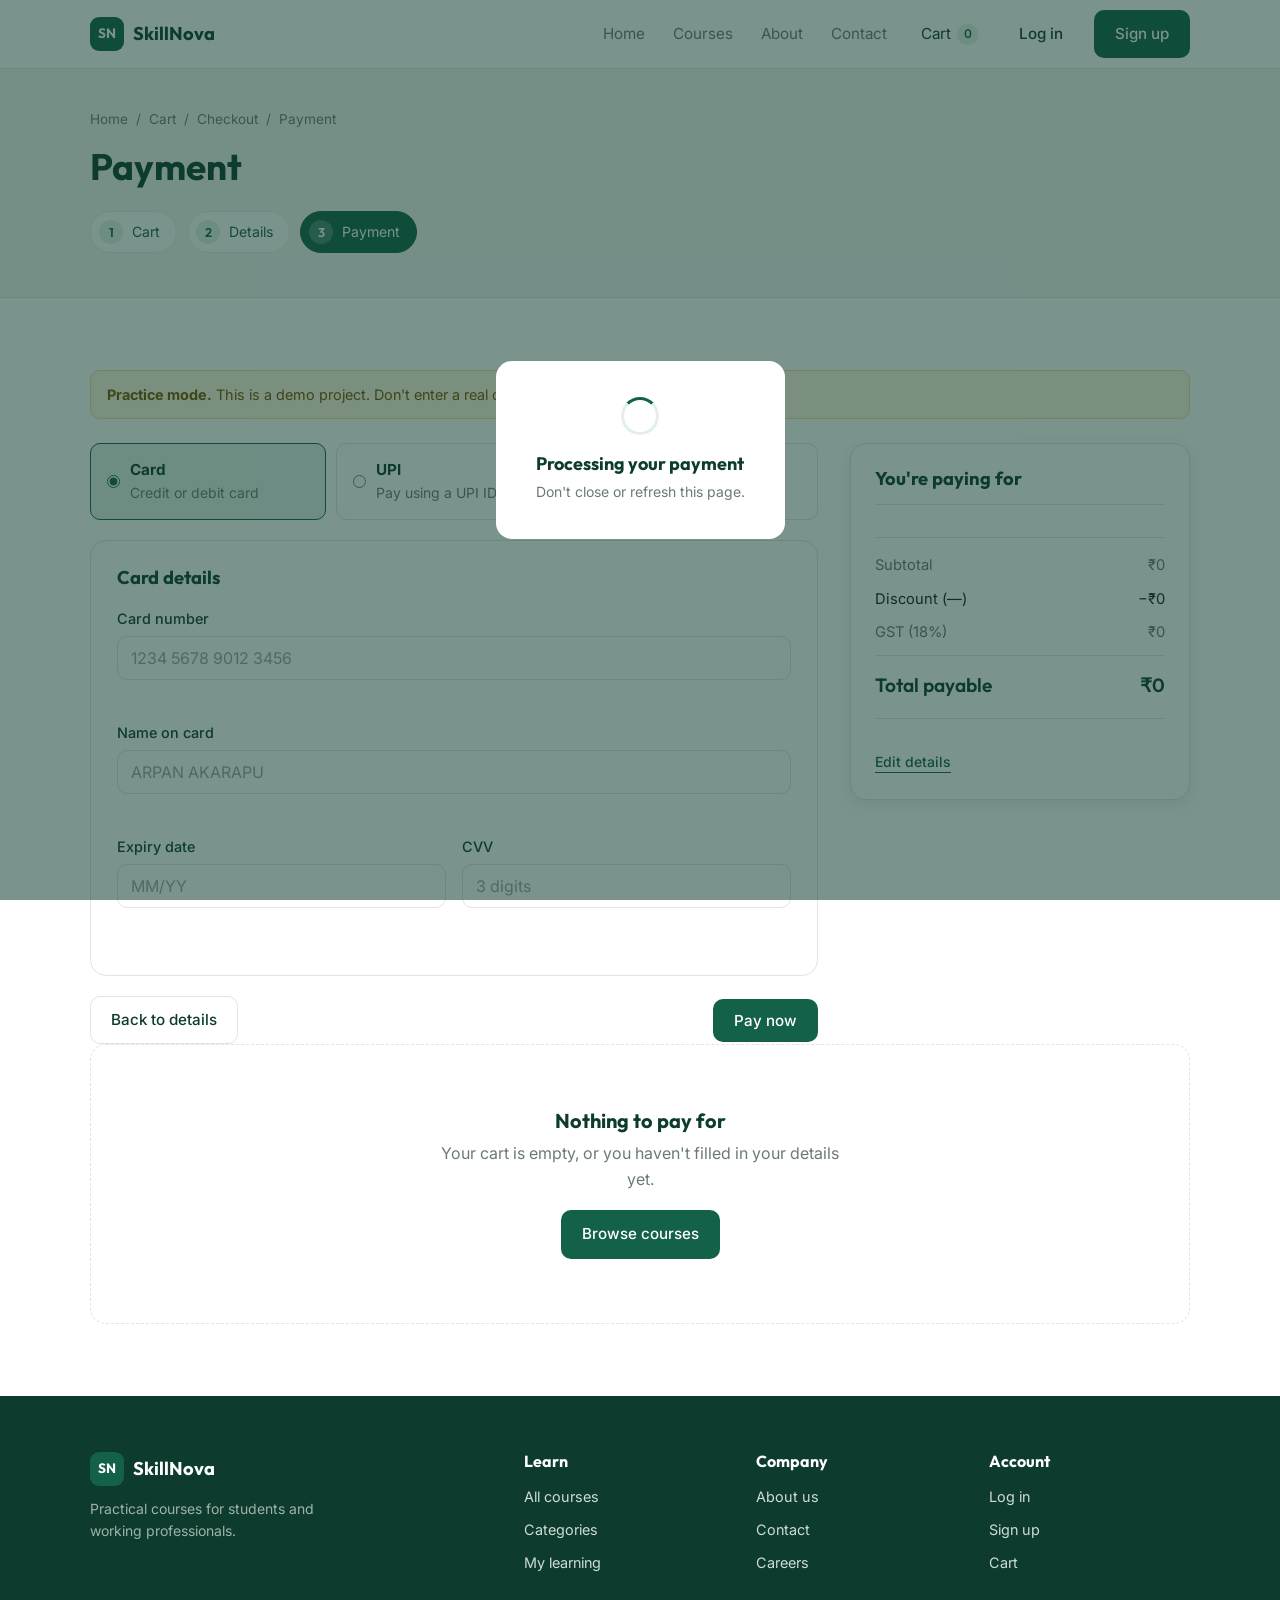
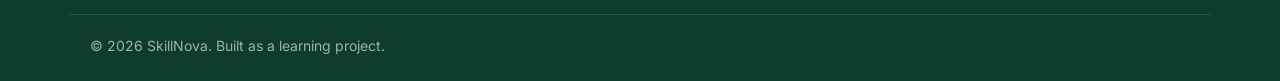
<file: payment.html>
<!DOCTYPE html>
<html lang="en">
<head>
  <meta charset="UTF-8" />
  <meta name="viewport" content="width=device-width, initial-scale=1.0" />
  <title>Payment — SkillNova</title>

  <link rel="preconnect" href="https://fonts.googleapis.com" />
  <link rel="preconnect" href="https://fonts.gstatic.com" crossorigin />
  <link href="https://fonts.googleapis.com/css2?family=Inter:wght@400;500;600&family=Outfit:wght@500;600;700&display=swap" rel="stylesheet" />

  <link rel="stylesheet" href="style.css" />
</head>

<body data-page="payment">

  <!-- ============================================================
       NAVBAR
  ============================================================= -->
  <header class="navbar">
    <div class="container navbar-inner">

      <a href="index.html" class="logo">
        <span class="logo-mark">SN</span>
        <span class="logo-text">SkillNova</span>
      </a>

      <nav class="nav-links" id="navLinks">
        <a href="index.html">Home</a>
        <a href="courses.html">Courses</a>
        <a href="about.html">About</a>
        <a href="contact.html">Contact</a>
      </nav>

      <div class="nav-actions">
        <a href="cart.html" class="cart-link">
          Cart
          <span class="cart-count" id="cartCount">0</span>
        </a>
        <a href="login.html" class="btn btn-ghost">Log in</a>
        <a href="register.html" class="btn btn-primary">Sign up</a>

        <button class="menu-toggle" id="menuToggle" aria-label="Open menu">
          <span></span><span></span><span></span>
        </button>
      </div>

    </div>
  </header>


  <!-- ============================================================
       PAGE HEADER + PROGRESS STEPS
  ============================================================= -->
  <section class="page-header">
    <div class="container">
      <p class="breadcrumb">
        <a href="index.html">Home</a>
        <span>/</span>
        <a href="cart.html">Cart</a>
        <span>/</span>
        <a href="checkout.html">Checkout</a>
        <span>/</span>
        <span>Payment</span>
      </p>
      <h1>Payment</h1>

      <ol class="checkout-steps">
        <li class="checkout-step done">
          <span class="checkout-step-number">1</span>
          <span>Cart</span>
        </li>
        <li class="checkout-step done">
          <span class="checkout-step-number">2</span>
          <span>Details</span>
        </li>
        <li class="checkout-step current">
          <span class="checkout-step-number">3</span>
          <span>Payment</span>
        </li>
      </ol>
    </div>
  </section>


  <!-- ============================================================
       PAYMENT
  ============================================================= -->
  <main class="section">
    <div class="container">

      <!-- Reminder that no real money moves here -->
      <div class="notice-bar">
        <strong>Practice mode.</strong>
        This is a demo project. Don't enter a real card number — any 16 digits will work.
      </div>

      <div class="cart-layout" id="paymentLayout">

        <!-- ---------- LEFT: PAYMENT METHODS ---------- -->
        <div class="cart-main">

          <div class="alert" id="formAlert" hidden></div>

          <!-- Method picker: JS shows the matching panel below -->
          <div class="method-list" id="methodList">
            <label class="method-option">
              <input type="radio" name="method" value="card" checked />
              <span class="method-info">
                <strong>Card</strong>
                <span class="muted small">Credit or debit card</span>
              </span>
            </label>

            <label class="method-option">
              <input type="radio" name="method" value="upi" />
              <span class="method-info">
                <strong>UPI</strong>
                <span class="muted small">Pay using a UPI ID</span>
              </span>
            </label>

            <label class="method-option">
              <input type="radio" name="method" value="netbanking" />
              <span class="method-info">
                <strong>Net banking</strong>
                <span class="muted small">Pay through your bank</span>
              </span>
            </label>
          </div>

          <form id="paymentForm" novalidate>

            <!-- ----- PANEL 1: CARD ----- -->
            <section class="form-card method-panel active" id="panel-card">
              <h2 class="form-card-title">Card details</h2>

              <div class="form-group">
                <label class="form-label" for="cardNumber">Card number</label>
                <input type="text" id="cardNumber" class="form-input"
                       placeholder="1234 5678 9012 3456" inputmode="numeric" maxlength="19" />
                <p class="form-error" id="cardNumberError"></p>
              </div>

              <div class="form-group">
                <label class="form-label" for="cardName">Name on card</label>
                <input type="text" id="cardName" class="form-input" placeholder="ARPAN AKARAPU" />
                <p class="form-error" id="cardNameError"></p>
              </div>

              <div class="form-row">
                <div class="form-group">
                  <label class="form-label" for="cardExpiry">Expiry date</label>
                  <input type="text" id="cardExpiry" class="form-input"
                         placeholder="MM/YY" inputmode="numeric" maxlength="5" />
                  <p class="form-error" id="cardExpiryError"></p>
                </div>

                <div class="form-group">
                  <label class="form-label" for="cardCvv">CVV</label>
                  <input type="password" id="cardCvv" class="form-input"
                         placeholder="3 digits" inputmode="numeric" maxlength="3" />
                  <p class="form-error" id="cardCvvError"></p>
                </div>
              </div>
            </section>

            <!-- ----- PANEL 2: UPI ----- -->
            <section class="form-card method-panel" id="panel-upi">
              <h2 class="form-card-title">UPI</h2>

              <div class="form-group">
                <label class="form-label" for="upiId">UPI ID</label>
                <input type="text" id="upiId" class="form-input" placeholder="yourname@bank" />
                <p class="form-hint muted small">You'll get a request in your UPI app.</p>
                <p class="form-error" id="upiIdError"></p>
              </div>
            </section>

            <!-- ----- PANEL 3: NET BANKING ----- -->
            <section class="form-card method-panel" id="panel-netbanking">
              <h2 class="form-card-title">Net banking</h2>

              <div class="form-group">
                <label class="form-label" for="bankSelect">Choose your bank</label>
                <select id="bankSelect" class="form-select form-select-block">
                  <option value="">Select a bank</option>
                  <option>State Bank of India</option>
                  <option>HDFC Bank</option>
                  <option>ICICI Bank</option>
                  <option>Axis Bank</option>
                  <option>Kotak Mahindra Bank</option>
                  <option>Punjab National Bank</option>
                  <option>Bank of Baroda</option>
                  <option>Union Bank of India</option>
                </select>
                <p class="form-error" id="bankSelectError"></p>
              </div>
            </section>

            <div class="form-actions">
              <a href="checkout.html" class="btn btn-outline">Back to details</a>
              <!-- JS rewrites this label with the real amount -->
              <button type="submit" class="btn btn-primary" id="payBtn">Pay now</button>
            </div>

          </form>
        </div>

        <!-- ---------- RIGHT: ORDER SUMMARY ---------- -->
        <aside class="summary-card">
          <h2 class="summary-title">You're paying for</h2>

          <div class="summary-items" id="summaryItems"></div>

          <div class="summary-row">
            <span>Subtotal</span>
            <span id="summarySubtotal">₹0</span>
          </div>

          <div class="summary-row summary-row-discount" id="discountRow" hidden>
            <span>Discount (<span id="appliedCouponName">—</span>)</span>
            <span id="summaryDiscount">−₹0</span>
          </div>

          <div class="summary-row">
            <span>GST (18%)</span>
            <span id="summaryTax">₹0</span>
          </div>

          <div class="summary-row summary-total">
            <span>Total payable</span>
            <span id="summaryTotal">₹0</span>
          </div>

          <!-- Billing name and email carried over from checkout.html -->
          <div class="summary-billing" id="summaryBilling"></div>

          <a href="checkout.html" class="link small">Edit details</a>
        </aside>

      </div>

      <!-- Shown by JS if the cart is empty or checkout was skipped -->
      <div class="empty-state empty-state-lg" id="paymentEmpty" hidden>
        <h3>Nothing to pay for</h3>
        <p class="muted">Your cart is empty, or you haven't filled in your details yet.</p>
        <a href="courses.html" class="btn btn-primary">Browse courses</a>
      </div>

    </div>
  </main>


  <!-- ============================================================
       PROCESSING OVERLAY
       Covers the screen for a couple of seconds after "Pay now",
       to imitate a real payment gateway.
  ============================================================= -->
  <div class="overlay" id="processingOverlay" hidden>
    <div class="overlay-box">
      <div class="spinner"></div>
      <h3>Processing your payment</h3>
      <p class="muted small">Don't close or refresh this page.</p>
    </div>
  </div>


  <!-- ============================================================
       FOOTER
  ============================================================= -->
  <footer class="footer">
    <div class="container footer-inner">

      <div class="footer-brand">
        <a href="index.html" class="logo">
          <span class="logo-mark">SN</span>
          <span class="logo-text">SkillNova</span>
        </a>
        <p class="muted small">Practical courses for students and working professionals.</p>
      </div>

      <div class="footer-col">
        <h4>Learn</h4>
        <a href="courses.html">All courses</a>
        <a href="courses.html">Categories</a>
        <a href="my-courses.html">My learning</a>
      </div>

      <div class="footer-col">
        <h4>Company</h4>
        <a href="about.html">About us</a>
        <a href="contact.html">Contact</a>
        <a href="#">Careers</a>
      </div>

      <div class="footer-col">
        <h4>Account</h4>
        <a href="login.html">Log in</a>
        <a href="register.html">Sign up</a>
        <a href="cart.html">Cart</a>
      </div>

    </div>

    <div class="container footer-bottom">
      <p class="muted small">© <span id="year">2026</span> SkillNova. Built as a learning project.</p>
    </div>
  </footer>

  <script src="script.js"></script>
</body>
</html>
</file>
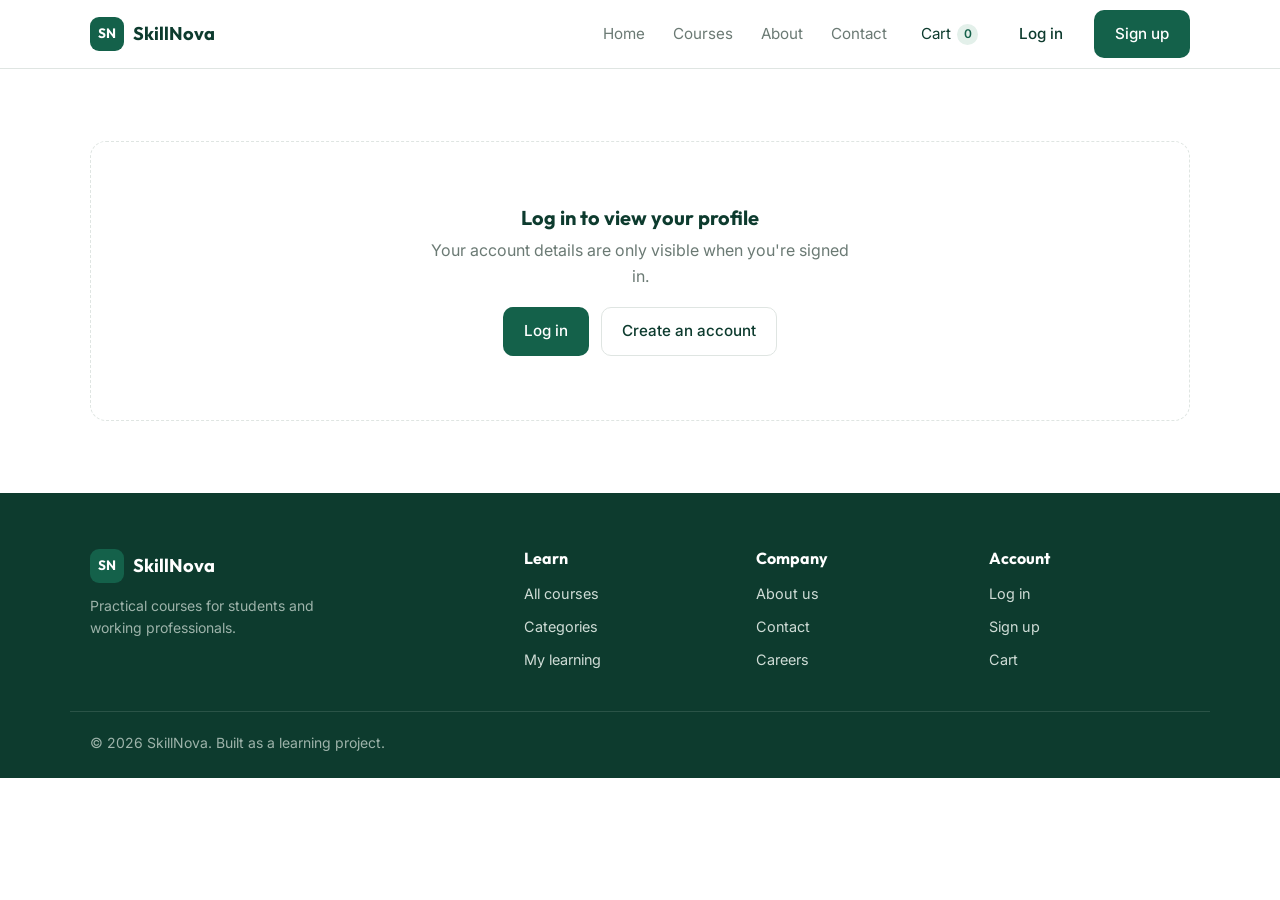
<file: profile.html>
<!DOCTYPE html>
<html lang="en">
<head>
  <meta charset="UTF-8" />
  <meta name="viewport" content="width=device-width, initial-scale=1.0" />
  <title>My profile — SkillNova</title>

  <link rel="preconnect" href="https://fonts.googleapis.com" />
  <link rel="preconnect" href="https://fonts.gstatic.com" crossorigin />
  <link href="https://fonts.googleapis.com/css2?family=Inter:wght@400;500;600&family=Outfit:wght@500;600;700&display=swap" rel="stylesheet" />

  <link rel="stylesheet" href="style.css" />
</head>

<body data-page="profile">

  <!-- ============================================================
       NAVBAR
  ============================================================= -->
  <header class="navbar">
    <div class="container navbar-inner">

      <a href="index.html" class="logo">
        <span class="logo-mark">SN</span>
        <span class="logo-text">SkillNova</span>
      </a>

      <nav class="nav-links" id="navLinks">
        <a href="index.html">Home</a>
        <a href="courses.html">Courses</a>
        <a href="about.html">About</a>
        <a href="contact.html">Contact</a>
      </nav>

      <div class="nav-actions">
        <a href="cart.html" class="cart-link">
          Cart
          <span class="cart-count" id="cartCount">0</span>
        </a>
        <a href="login.html" class="btn btn-ghost">Log in</a>
        <a href="register.html" class="btn btn-primary">Sign up</a>

        <button class="menu-toggle" id="menuToggle" aria-label="Open menu">
          <span></span><span></span><span></span>
        </button>
      </div>

    </div>
  </header>


  <!-- ============================================================
       SHOWN WHEN NOBODY IS LOGGED IN
  ============================================================= -->
  <section class="section" id="loginGate" hidden>
    <div class="container">
      <div class="empty-state empty-state-lg">
        <h3>Log in to view your profile</h3>
        <p class="muted">Your account details are only visible when you're signed in.</p>
        <div class="gate-actions">
          <a href="login.html" class="btn btn-primary">Log in</a>
          <a href="register.html" class="btn btn-outline">Create an account</a>
        </div>
      </div>
    </div>
  </section>


  <!-- ============================================================
       EVERYTHING BELOW IS SHOWN ONLY WHEN LOGGED IN
  ============================================================= -->
  <div id="profileWrapper" hidden>

    <!-- ---------- PAGE HEADER ---------- -->
    <section class="page-header">
      <div class="container">
        <p class="breadcrumb">
          <a href="index.html">Home</a>
          <span>/</span>
          <span>Profile</span>
        </p>
        <h1>Account settings</h1>
        <p class="page-sub">Update your details, password and preferences.</p>
      </div>
    </section>


    <main class="section">
      <div class="container profile-layout">

        <!-- ---------- LEFT: IDENTITY CARD + MENU ---------- -->
        <aside class="profile-side">

          <div class="profile-card">
            <div class="avatar avatar-lg" id="profileAvatar">A</div>
            <h2 class="profile-name" id="profileName">Your name</h2>
            <p class="muted small" id="profileEmail">you@example.com</p>
            <span class="role-tag" id="profileRole">Student</span>

            <dl class="profile-facts">
              <div class="profile-fact">
                <dt>Member since</dt>
                <dd id="profileJoined">—</dd>
              </div>
              <div class="profile-fact">
                <dt>Courses enrolled</dt>
                <dd id="profileEnrolled">0</dd>
              </div>
            </dl>
          </div>

          <!-- Side menu: JS swaps the panel on the right -->
          <nav class="profile-menu" id="profileMenu">
            <button type="button" class="profile-menu-item active" data-panel="details">
              Personal details
            </button>
            <button type="button" class="profile-menu-item" data-panel="password">
              Password
            </button>
            <button type="button" class="profile-menu-item" data-panel="orders">
              Order history
            </button>
            <button type="button" class="profile-menu-item" data-panel="preferences">
              Preferences
            </button>
            <button type="button" class="profile-menu-item danger" data-panel="danger">
              Delete account
            </button>
          </nav>

          <button type="button" class="btn btn-outline btn-block" id="logoutBtn">Log out</button>

        </aside>


        <!-- ---------- RIGHT: PANELS ---------- -->
        <div class="profile-main">

          <div class="alert" id="formAlert" hidden></div>

          <!-- ----- PANEL 1: PERSONAL DETAILS ----- -->
          <section class="form-card profile-panel active" id="panel-details">
            <h2 class="form-card-title">Personal details</h2>

            <form id="detailsForm" novalidate>

              <div class="form-row">
                <div class="form-group">
                  <label class="form-label" for="fullName">Full name</label>
                  <input type="text" id="fullName" class="form-input" />
                  <p class="form-error" id="fullNameError"></p>
                </div>

                <div class="form-group">
                  <label class="form-label" for="phone">Phone number</label>
                  <input type="tel" id="phone" class="form-input" />
                  <p class="form-error" id="phoneError"></p>
                </div>
              </div>

              <div class="form-group">
                <label class="form-label" for="email">Email address</label>
                <input type="email" id="email" class="form-input" readonly />
                <p class="form-hint muted small">Email can't be changed in this demo.</p>
              </div>

              <div class="form-group">
                <label class="form-label" for="city">City</label>
                <input type="text" id="city" class="form-input" placeholder="Hyderabad" />
                <p class="form-error" id="cityError"></p>
              </div>

              <div class="form-group">
                <label class="form-label" for="bio">About you</label>
                <textarea id="bio" class="form-input form-textarea" rows="3"
                          placeholder="A line or two about what you're learning."></textarea>
                <p class="form-hint muted small">
                  <span id="bioCount">0</span> / 200 characters
                </p>
              </div>

              <div class="form-actions form-actions-left">
                <button type="submit" class="btn btn-primary">Save changes</button>
                <button type="button" class="btn btn-outline" id="resetDetailsBtn">Cancel</button>
              </div>

            </form>
          </section>

          <!-- ----- PANEL 2: PASSWORD ----- -->
          <section class="form-card profile-panel" id="panel-password">
            <h2 class="form-card-title">Change password</h2>

            <form id="passwordForm" novalidate>

              <div class="form-group">
                <label class="form-label" for="currentPassword">Current password</label>
                <input type="password" id="currentPassword" class="form-input" />
                <p class="form-error" id="currentPasswordError"></p>
              </div>

              <div class="form-row">
                <div class="form-group">
                  <label class="form-label" for="newPassword">New password</label>
                  <input type="password" id="newPassword" class="form-input"
                         placeholder="At least 6 characters" />
                  <p class="form-error" id="newPasswordError"></p>
                </div>

                <div class="form-group">
                  <label class="form-label" for="confirmNewPassword">Confirm new password</label>
                  <input type="password" id="confirmNewPassword" class="form-input" />
                  <p class="form-error" id="confirmNewPasswordError"></p>
                </div>
              </div>

              <div class="form-actions form-actions-left">
                <button type="submit" class="btn btn-primary">Update password</button>
              </div>

            </form>
          </section>

          <!-- ----- PANEL 3: ORDER HISTORY ----- -->
          <section class="form-card profile-panel" id="panel-orders">
            <h2 class="form-card-title">Order history</h2>

            <!-- JS builds one .order-row per past order inside this div -->
            <div class="order-list" id="orderList"></div>

            <div class="empty-state" id="noOrders" hidden>
              <h3>No orders yet</h3>
              <p class="muted">Your purchases will be listed here.</p>
              <a href="courses.html" class="btn btn-primary">Browse courses</a>
            </div>
          </section>

          <!-- ----- PANEL 4: PREFERENCES ----- -->
          <section class="form-card profile-panel" id="panel-preferences">
            <h2 class="form-card-title">Preferences</h2>

            <div class="toggle-list">
              <label class="toggle-row">
                <span class="toggle-text">
                  <strong>Course updates</strong>
                  <span class="muted small">New lessons and schedule changes.</span>
                </span>
                <input type="checkbox" id="prefUpdates" checked />
              </label>

              <label class="toggle-row">
                <span class="toggle-text">
                  <strong>Assignment reminders</strong>
                  <span class="muted small">A nudge before each deadline.</span>
                </span>
                <input type="checkbox" id="prefReminders" checked />
              </label>

              <label class="toggle-row">
                <span class="toggle-text">
                  <strong>Offers and discounts</strong>
                  <span class="muted small">Occasional coupons on new courses.</span>
                </span>
                <input type="checkbox" id="prefOffers" />
              </label>
            </div>

            <div class="form-actions form-actions-left">
              <button type="button" class="btn btn-primary" id="savePrefsBtn">Save preferences</button>
            </div>
          </section>

          <!-- ----- PANEL 5: DELETE ACCOUNT ----- -->
          <section class="form-card profile-panel danger-card" id="panel-danger">
            <h2 class="form-card-title">Delete account</h2>
            <p class="panel-text">
              This removes your account, your enrolled courses and your order history
              from this device. It can't be undone.
            </p>

            <div class="form-group">
              <label class="form-label" for="deleteConfirm">Type DELETE to confirm</label>
              <input type="text" id="deleteConfirm" class="form-input" placeholder="DELETE" />
              <p class="form-error" id="deleteConfirmError"></p>
            </div>

            <button type="button" class="btn btn-danger" id="deleteAccountBtn">
              Delete my account
            </button>
          </section>

        </div>

      </div>
    </main>

  </div>


  <!-- ============================================================
       FOOTER
  ============================================================= -->
  <footer class="footer">
    <div class="container footer-inner">

      <div class="footer-brand">
        <a href="index.html" class="logo">
          <span class="logo-mark">SN</span>
          <span class="logo-text">SkillNova</span>
        </a>
        <p class="muted small">Practical courses for students and working professionals.</p>
      </div>

      <div class="footer-col">
        <h4>Learn</h4>
        <a href="courses.html">All courses</a>
        <a href="courses.html">Categories</a>
        <a href="my-courses.html">My learning</a>
      </div>

      <div class="footer-col">
        <h4>Company</h4>
        <a href="about.html">About us</a>
        <a href="contact.html">Contact</a>
        <a href="#">Careers</a>
      </div>

      <div class="footer-col">
        <h4>Account</h4>
        <a href="login.html">Log in</a>
        <a href="register.html">Sign up</a>
        <a href="cart.html">Cart</a>
      </div>

    </div>

    <div class="container footer-bottom">
      <p class="muted small">© <span id="year">2026</span> SkillNova. Built as a learning project.</p>
    </div>
  </footer>

  <script src="script.js"></script>
</body>
</html>
</file>
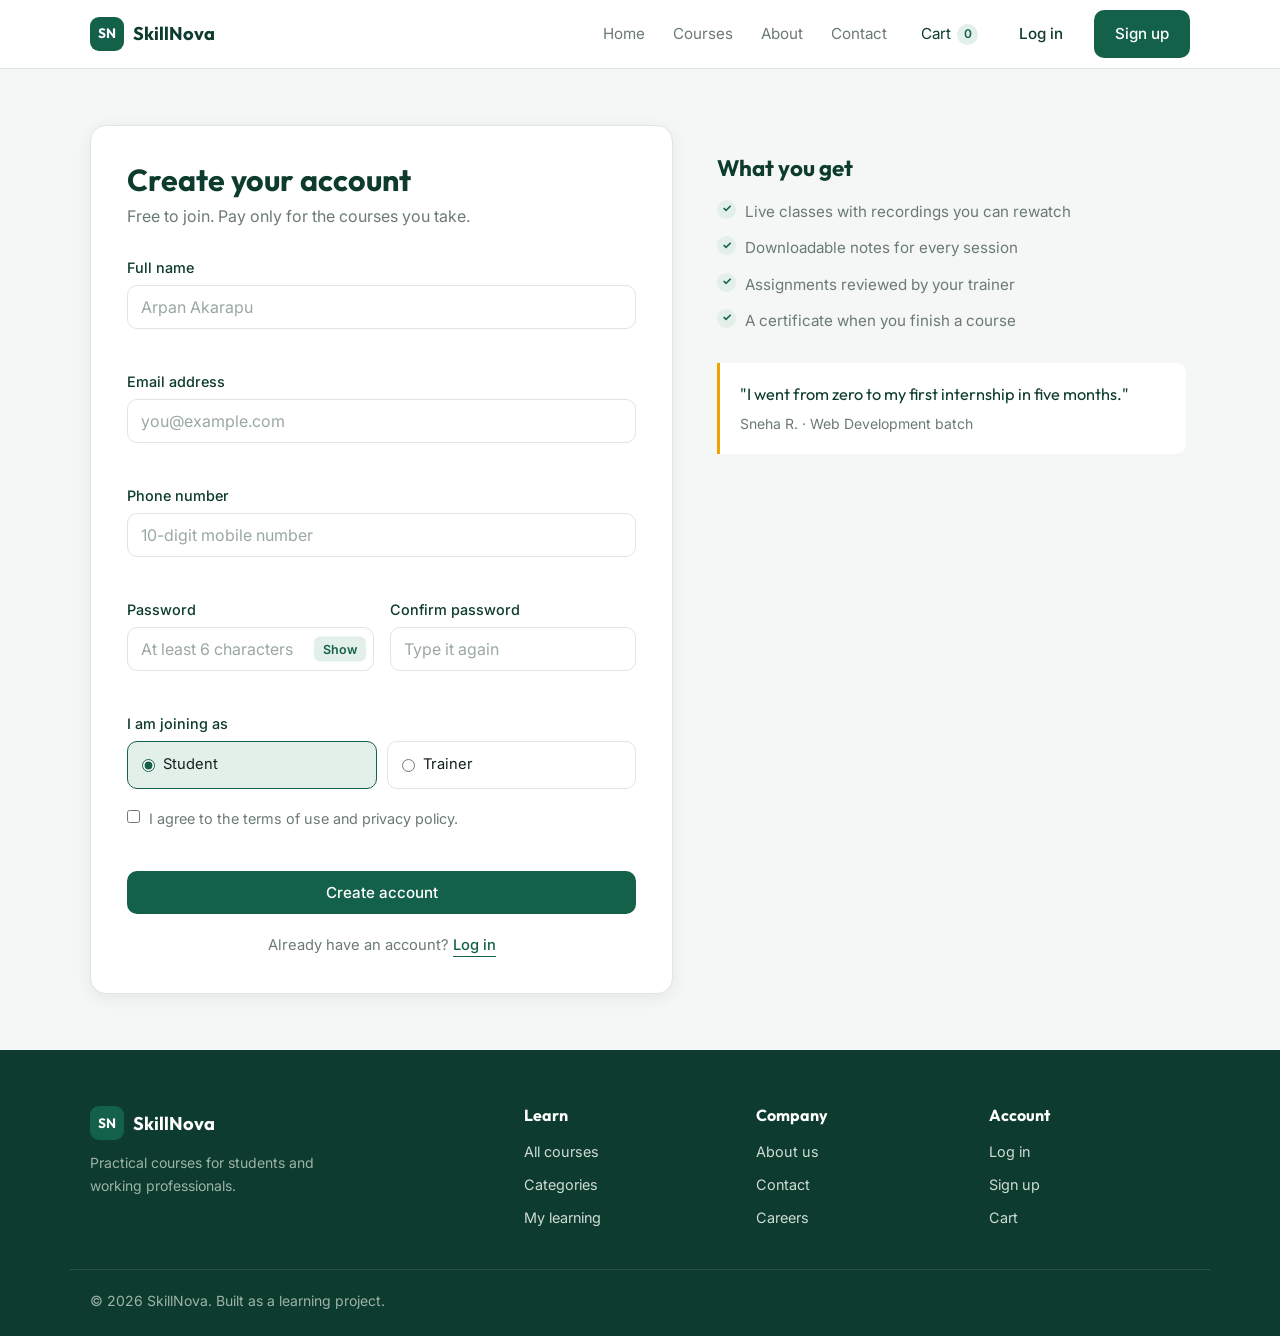
<file: register.html>
<!DOCTYPE html>
<html lang="en">
<head>
  <meta charset="UTF-8" />
  <meta name="viewport" content="width=device-width, initial-scale=1.0" />
  <title>Sign up — SkillNova</title>

  <link rel="preconnect" href="https://fonts.googleapis.com" />
  <link rel="preconnect" href="https://fonts.gstatic.com" crossorigin />
  <link href="https://fonts.googleapis.com/css2?family=Inter:wght@400;500;600&family=Outfit:wght@500;600;700&display=swap" rel="stylesheet" />

  <link rel="stylesheet" href="style.css" />
</head>

<body data-page="register">

  <!-- ============================================================
       NAVBAR
  ============================================================= -->
  <header class="navbar">
    <div class="container navbar-inner">

      <a href="index.html" class="logo">
        <span class="logo-mark">SN</span>
        <span class="logo-text">SkillNova</span>
      </a>

      <nav class="nav-links" id="navLinks">
        <a href="index.html">Home</a>
        <a href="courses.html">Courses</a>
        <a href="about.html">About</a>
        <a href="contact.html">Contact</a>
      </nav>

      <div class="nav-actions">
        <a href="cart.html" class="cart-link">
          Cart
          <span class="cart-count" id="cartCount">0</span>
        </a>
        <a href="login.html" class="btn btn-ghost">Log in</a>
        <a href="register.html" class="btn btn-primary">Sign up</a>

        <button class="menu-toggle" id="menuToggle" aria-label="Open menu">
          <span></span><span></span><span></span>
        </button>
      </div>

    </div>
  </header>


  <!-- ============================================================
       REGISTER FORM
  ============================================================= -->
  <main class="auth">
    <div class="container auth-inner">

      <!-- Left side: the form -->
      <div class="auth-card">
        <h1 class="auth-title">Create your account</h1>
        <p class="auth-sub">Free to join. Pay only for the courses you take.</p>

        <!-- Shown by JS when something goes wrong or right -->
        <div class="alert" id="formAlert" hidden></div>

        <!--
          novalidate turns off the browser's own popup messages,
          so our JavaScript can show its own error text instead.
        -->
        <form id="registerForm" novalidate>

          <div class="form-group">
            <label class="form-label" for="fullName">Full name</label>
            <input type="text" id="fullName" class="form-input" placeholder="Arpan Akarapu" />
            <p class="form-error" id="fullNameError"></p>
          </div>

          <div class="form-group">
            <label class="form-label" for="email">Email address</label>
            <input type="email" id="email" class="form-input" placeholder="you@example.com" />
            <p class="form-error" id="emailError"></p>
          </div>

          <div class="form-group">
            <label class="form-label" for="phone">Phone number</label>
            <input type="tel" id="phone" class="form-input" placeholder="10-digit mobile number" />
            <p class="form-error" id="phoneError"></p>
          </div>

          <div class="form-row">
            <div class="form-group">
              <label class="form-label" for="password">Password</label>
              <div class="input-with-button">
                <input type="password" id="password" class="form-input" placeholder="At least 6 characters" />
                <button type="button" class="reveal-btn" id="togglePassword">Show</button>
              </div>
              <p class="form-error" id="passwordError"></p>
            </div>

            <div class="form-group">
              <label class="form-label" for="confirmPassword">Confirm password</label>
              <input type="password" id="confirmPassword" class="form-input" placeholder="Type it again" />
              <p class="form-error" id="confirmPasswordError"></p>
            </div>
          </div>

          <div class="form-group">
            <span class="form-label">I am joining as</span>
            <div class="role-options">
              <label class="role-option">
                <input type="radio" name="role" value="student" checked />
                <span>Student</span>
              </label>
              <label class="role-option">
                <input type="radio" name="role" value="trainer" />
                <span>Trainer</span>
              </label>
            </div>
          </div>

          <div class="form-group">
            <label class="checkbox-row">
              <input type="checkbox" id="terms" />
              <span>I agree to the terms of use and privacy policy.</span>
            </label>
            <p class="form-error" id="termsError"></p>
          </div>

          <button type="submit" class="btn btn-primary btn-block">Create account</button>

        </form>

        <p class="auth-switch">
          Already have an account?
          <a href="login.html" class="link">Log in</a>
        </p>
      </div>

      <!-- Right side: supporting panel -->
      <aside class="auth-side">
        <h2>What you get</h2>
        <ul class="tick-list">
          <li>Live classes with recordings you can rewatch</li>
          <li>Downloadable notes for every session</li>
          <li>Assignments reviewed by your trainer</li>
          <li>A certificate when you finish a course</li>
        </ul>

        <div class="auth-quote">
          <p>"I went from zero to my first internship in five months."</p>
          <p class="muted small">Sneha R. · Web Development batch</p>
        </div>
      </aside>

    </div>
  </main>


  <!-- ============================================================
       FOOTER
  ============================================================= -->
  <footer class="footer">
    <div class="container footer-inner">

      <div class="footer-brand">
        <a href="index.html" class="logo">
          <span class="logo-mark">SN</span>
          <span class="logo-text">SkillNova</span>
        </a>
        <p class="muted small">Practical courses for students and working professionals.</p>
      </div>

      <div class="footer-col">
        <h4>Learn</h4>
        <a href="courses.html">All courses</a>
        <a href="courses.html">Categories</a>
        <a href="my-courses.html">My learning</a>
      </div>

      <div class="footer-col">
        <h4>Company</h4>
        <a href="about.html">About us</a>
        <a href="contact.html">Contact</a>
        <a href="#">Careers</a>
      </div>

      <div class="footer-col">
        <h4>Account</h4>
        <a href="login.html">Log in</a>
        <a href="register.html">Sign up</a>
        <a href="cart.html">Cart</a>
      </div>

    </div>

    <div class="container footer-bottom">
      <p class="muted small">© <span id="year">2026</span> SkillNova. Built as a learning project.</p>
    </div>
  </footer>

  <script src="script.js"></script>
</body>
</html>
</file>
<file: style.css>
/* ==========================================================================
   SkillNova — single stylesheet for the whole site

   1. RESET & VARIABLES
   2. BASE ELEMENTS
   3. REUSABLE PIECES (container, buttons, badges, progress)
   4. NAVBAR
   5. FOOTER
   6. HOME PAGE
   7. RESPONSIVE
   ========================================================================== */


/* ==========================================================================
   1. RESET & VARIABLES
   ========================================================================== */

*,
*::before,
*::after {
  margin: 0;
  padding: 0;
  box-sizing: border-box;
}

:root {
  /* Colours */
  --green-900: #0d3b2e;   /* darkest — footer, nav text */
  --green-700: #14614a;   /* primary brand colour */
  --green-100: #e3f0ea;   /* light green tint */
  --gold:      #f0a202;   /* accent — used sparingly */
  --ink:       #12211c;   /* body text */
  --muted:     #6b7a74;   /* secondary text */
  --line:      #dfe5e2;   /* borders */
  --surface:   #f4f7f5;   /* alternating section background */
  --white:     #ffffff;

  /* Type */
  --font-head: "Outfit", sans-serif;
  --font-body: "Inter", sans-serif;

  /* Spacing & shape */
  --radius:    10px;
  --radius-lg: 16px;
  --shadow:    0 4px 16px rgba(13, 59, 46, 0.08);
}


/* ==========================================================================
   2. BASE ELEMENTS
   ========================================================================== */

html {
  scroll-behavior: smooth;
}

body {
  font-family: var(--font-body);
  font-size: 16px;
  line-height: 1.6;
  color: var(--ink);
  background-color: var(--white);
}

h1, h2, h3, h4 {
  font-family: var(--font-head);
  line-height: 1.2;
  color: var(--green-900);
}

h1 { font-size: 2.75rem; }
h2 { font-size: 2rem; }
h3 { font-size: 1.125rem; }
h4 { font-size: 1rem; }

a {
  color: inherit;
  text-decoration: none;
}

img {
  max-width: 100%;
  display: block;
}

ul, ol {
  list-style: none;
}

button {
  font-family: inherit;
  cursor: pointer;
}

input {
  font-family: inherit;
  font-size: 1rem;
}

/* Keyboard users must always see where they are */
a:focus-visible,
button:focus-visible,
input:focus-visible {
  outline: 2px solid var(--green-700);
  outline-offset: 2px;
}


/* ==========================================================================
   3. REUSABLE PIECES
   ========================================================================== */

/* Centres content and keeps it off the screen edges */
.container {
  width: 100%;
  max-width: 1140px;
  margin: 0 auto;
  padding: 0 20px;
}

.muted { color: var(--muted); }
.small { font-size: 0.875rem; }

.link {
  color: var(--green-700);
  font-weight: 500;
  border-bottom: 1px solid var(--green-700);
  padding-bottom: 2px;
}

/* ----- Buttons ----- */
.btn {
  display: inline-block;
  padding: 11px 20px;
  border: 1px solid transparent;
  border-radius: var(--radius);
  font-size: 0.95rem;
  font-weight: 500;
  text-align: center;
  transition: background-color 0.15s ease, color 0.15s ease;
}

.btn-primary {
  background-color: var(--green-700);
  color: var(--white);
}
.btn-primary:hover {
  background-color: var(--green-900);
}

.btn-outline {
  border-color: var(--line);
  color: var(--green-900);
  background-color: var(--white);
}
.btn-outline:hover {
  border-color: var(--green-700);
  color: var(--green-700);
}

.btn-ghost {
  color: var(--green-900);
  background-color: transparent;
}
.btn-ghost:hover {
  background-color: var(--green-100);
}

.btn-accent {
  background-color: var(--gold);
  color: var(--green-900);
  font-weight: 600;
}
.btn-accent:hover {
  background-color: #d89100;
}

.btn-sm    { padding: 7px 14px; font-size: 0.85rem; }
.btn-block { display: block; width: 100%; }

/* ----- Badge ----- */
.badge {
  display: inline-block;
  padding: 3px 10px;
  border-radius: 99px;
  background-color: var(--gold);
  color: var(--green-900);
  font-size: 0.75rem;
  font-weight: 600;
}

.badge-light {
  background-color: var(--white);
  color: var(--green-900);
}

/* ----- Progress bar (reused on my-courses.html later) ----- */
.progress {
  height: 6px;
  border-radius: 99px;
  background-color: var(--line);
  overflow: hidden;
  margin: 14px 0 6px;
}

.progress-bar {
  height: 100%;
  background-color: var(--green-700);
}

/* ----- Section wrappers ----- */
.section {
  padding: 72px 0;
}

.section-alt {
  background-color: var(--surface);
}

.section-head {
  display: flex;
  align-items: center;
  justify-content: space-between;
  gap: 16px;
  margin-bottom: 32px;
}

.section-title {
  margin-bottom: 32px;
}


/* ==========================================================================
   4. NAVBAR
   ========================================================================== */

.navbar {
  position: sticky;
  top: 0;
  z-index: 50;
  background-color: var(--white);
  border-bottom: 1px solid var(--line);
}

.navbar-inner {
  display: flex;
  align-items: center;
  justify-content: space-between;
  gap: 24px;
  height: 68px;
}

.logo {
  display: flex;
  align-items: center;
  gap: 9px;
}

.logo-mark {
  display: grid;
  place-items: center;
  width: 34px;
  height: 34px;
  border-radius: 9px;
  background-color: var(--green-700);
  color: var(--white);
  font-family: var(--font-head);
  font-weight: 700;
  font-size: 0.85rem;
}

.logo-text {
  font-family: var(--font-head);
  font-weight: 700;
  font-size: 1.15rem;
  color: var(--green-900);
}

.nav-links {
  display: flex;
  gap: 28px;
  margin-left: auto;
}

.nav-links a {
  font-size: 0.95rem;
  color: var(--muted);
  padding: 4px 0;
}

.nav-links a:hover {
  color: var(--green-900);
}

/* Marks the page you are currently on */
.nav-links a.active {
  color: var(--green-900);
  font-weight: 500;
  border-bottom: 2px solid var(--green-700);
}

.nav-actions {
  display: flex;
  align-items: center;
  gap: 10px;
}

.cart-link {
  display: flex;
  align-items: center;
  gap: 6px;
  font-size: 0.95rem;
  color: var(--green-900);
  padding: 8px 10px;
}

.cart-count {
  display: grid;
  place-items: center;
  min-width: 21px;
  height: 21px;
  padding: 0 6px;
  border-radius: 99px;
  background-color: var(--green-100);
  color: var(--green-700);
  font-size: 0.75rem;
  font-weight: 600;
}

/* Hamburger — hidden on desktop, shown in the responsive section */
.menu-toggle {
  display: none;
  flex-direction: column;
  gap: 4px;
  padding: 8px;
  border: none;
  background: none;
}

.menu-toggle span {
  width: 20px;
  height: 2px;
  background-color: var(--green-900);
}


/* ==========================================================================
   5. FOOTER
   ========================================================================== */

.footer {
  background-color: var(--green-900);
  color: #cfdcd6;
  padding-top: 56px;
}

.footer h4,
.footer .logo-text {
  color: var(--white);
}

.footer .muted {
  color: #9db3aa;
}

.footer-inner {
  display: grid;
  grid-template-columns: 2fr 1fr 1fr 1fr;
  gap: 32px;
  padding-bottom: 40px;
}

.footer-brand p {
  margin-top: 12px;
  max-width: 260px;
}

.footer-col {
  display: flex;
  flex-direction: column;
  gap: 10px;
}

.footer-col h4 {
  margin-bottom: 4px;
}

.footer-col a {
  font-size: 0.9rem;
  color: #cfdcd6;
}

.footer-col a:hover {
  color: var(--white);
}

.footer-bottom {
  border-top: 1px solid rgba(255, 255, 255, 0.12);
  padding-top: 20px;
  padding-bottom: 24px;
}


/* ==========================================================================
   6. HOME PAGE
   ========================================================================== */

/* ----- Hero ----- */
.hero {
  background-color: var(--surface);
  padding: 80px 0;
  border-bottom: 1px solid var(--line);
}

.hero-inner {
  display: grid;
  grid-template-columns: 1.15fr 0.85fr;
  gap: 56px;
  align-items: center;
}

.hero-tagline {
  color: var(--green-700);
  font-weight: 500;
  font-size: 0.9rem;
  margin-bottom: 14px;
}

.hero-sub {
  color: var(--muted);
  font-size: 1.05rem;
  max-width: 46ch;
  margin-top: 16px;
}

.hero-search {
  display: flex;
  gap: 8px;
  margin-top: 28px;
  max-width: 480px;
}

.hero-search input {
  flex: 1;
  padding: 12px 14px;
  border: 1px solid var(--line);
  border-radius: var(--radius);
  background-color: var(--white);
}

.hero-search input::placeholder {
  color: var(--muted);
}

.hero-stats {
  display: flex;
  gap: 40px;
  margin-top: 36px;
}

.stat strong {
  display: block;
  font-family: var(--font-head);
  font-size: 1.6rem;
  color: var(--green-900);
}

.stat span {
  font-size: 0.875rem;
  color: var(--muted);
}

/* The live-class card sitting next to the headline */
.hero-card {
  background-color: var(--white);
  border: 1px solid var(--line);
  border-radius: var(--radius-lg);
  box-shadow: var(--shadow);
  padding: 22px;
}

.hero-card-top {
  display: flex;
  align-items: center;
  justify-content: space-between;
  margin-bottom: 14px;
}

.hero-card-time {
  font-size: 0.85rem;
  color: var(--muted);
}

.hero-card h3 {
  margin-bottom: 4px;
}

.hero-card .btn {
  margin-top: 16px;
}

/* ----- Categories ----- */
.category-grid {
  display: grid;
  grid-template-columns: repeat(3, 1fr);
  gap: 16px;
}

.category-card {
  padding: 22px;
  border: 1px solid var(--line);
  border-radius: var(--radius);
  background-color: var(--white);
  transition: border-color 0.15s ease;
}

.category-card:hover {
  border-color: var(--green-700);
}

.category-card p {
  margin-top: 4px;
  font-size: 0.875rem;
  color: var(--muted);
}

/* ----- Course cards (reused on courses.html later) ----- */
.course-grid {
  display: grid;
  grid-template-columns: repeat(4, 1fr);
  gap: 20px;
}

.course-card {
  display: flex;
  flex-direction: column;
  background-color: var(--white);
  border: 1px solid var(--line);
  border-radius: var(--radius);
  overflow: hidden;
}

.course-thumb {
  position: relative;
  height: 130px;
  padding: 12px;
  background-color: var(--green-700);
}

/* Placeholder colours until you add real images */
.thumb-1 { background-color: #14614a; }
.thumb-2 { background-color: #1f4d63; }
.thumb-3 { background-color: #5a4a7d; }
.thumb-4 { background-color: #8a5a2b; }

.course-body {
  display: flex;
  flex-direction: column;
  flex: 1;
  padding: 16px;
}

.course-category {
  font-size: 0.78rem;
  color: var(--green-700);
  font-weight: 500;
  margin-bottom: 6px;
}

.course-card h3 {
  font-size: 1rem;
  margin-bottom: 6px;
}

.course-meta {
  display: flex;
  align-items: center;
  gap: 12px;
  margin-top: 10px;
}

.rating {
  font-size: 0.85rem;
  font-weight: 600;
  color: var(--green-900);
}

.course-footer {
  display: flex;
  align-items: center;
  justify-content: space-between;
  margin-top: auto;
  padding-top: 16px;
}

.price {
  font-family: var(--font-head);
  font-size: 1.1rem;
  font-weight: 600;
  color: var(--green-900);
}

/* ----- How it works (a real sequence, so numbers are appropriate) ----- */
.steps {
  display: grid;
  grid-template-columns: repeat(3, 1fr);
  gap: 28px;
}

.step {
  padding-top: 20px;
  border-top: 2px solid var(--green-100);
}

.step-number {
  display: grid;
  place-items: center;
  width: 30px;
  height: 30px;
  border-radius: 50%;
  background-color: var(--green-100);
  color: var(--green-700);
  font-family: var(--font-head);
  font-weight: 600;
  margin-bottom: 12px;
}

.step h3 {
  margin-bottom: 6px;
}

.step p {
  color: var(--muted);
  font-size: 0.95rem;
}

/* ----- Call to action band ----- */
.cta-band {
  background-color: var(--green-900);
  color: var(--white);
  padding: 56px 0;
}

.cta-band h2 {
  color: var(--white);
}

.cta-band p {
  color: #9db3aa;
  margin-top: 8px;
}

.cta-inner {
  display: flex;
  align-items: center;
  justify-content: space-between;
  gap: 24px;
  flex-wrap: wrap;
}


/* ==========================================================================
   7. RESPONSIVE
   ========================================================================== */

/* Tablet */
@media (max-width: 900px) {
  h1 { font-size: 2.2rem; }
  h2 { font-size: 1.6rem; }

  .hero-inner {
    grid-template-columns: 1fr;
    gap: 36px;
  }

  .course-grid {
    grid-template-columns: repeat(2, 1fr);
  }

  .category-grid {
    grid-template-columns: repeat(2, 1fr);
  }

  .steps {
    grid-template-columns: 1fr;
    gap: 20px;
  }

  .footer-inner {
    grid-template-columns: 1fr 1fr;
  }
}

/* Mobile */
@media (max-width: 640px) {
  .section { padding: 48px 0; }
  .hero    { padding: 48px 0; }

  .menu-toggle { display: flex; }

  /* Menu is hidden until JS adds the .open class */
  .nav-links {
    display: none;
    position: absolute;
    top: 68px;
    left: 0;
    right: 0;
    flex-direction: column;
    gap: 0;
    padding: 8px 20px 16px;
    background-color: var(--white);
    border-bottom: 1px solid var(--line);
  }

  .nav-links.open {
    display: flex;
  }

  .nav-links a {
    padding: 12px 0;
    border-bottom: 1px solid var(--line);
  }

  .nav-links a.active {
    border-bottom: 1px solid var(--line);
  }

  /* Save space: hide the text buttons, keep cart + hamburger */
  .nav-actions .btn {
    display: none;
  }

  .hero-search {
    flex-direction: column;
  }

  .hero-stats {
    gap: 24px;
  }

  .course-grid,
  .category-grid {
    grid-template-columns: 1fr;
  }

  .footer-inner {
    grid-template-columns: 1fr;
    gap: 24px;
  }
}

/* Respect the user's motion setting */
@media (prefers-reduced-motion: reduce) {
  * {
    transition: none !important;
    scroll-behavior: auto;
  }
}
/* ==========================================================================
   7. FORMS  (shared by every page that has inputs)
   ========================================================================== */

.form-group {
  margin-bottom: 18px;
}

/* Two fields side by side */
.form-row {
  display: grid;
  grid-template-columns: 1fr 1fr;
  gap: 16px;
}

.form-label {
  display: block;
  margin-bottom: 6px;
  font-size: 0.9rem;
  font-weight: 500;
  color: var(--green-900);
}

/* A label with a link on the right, e.g. "Password ... Forgot?" */
.label-row {
  display: flex;
  align-items: baseline;
  justify-content: space-between;
  gap: 12px;
}

.form-input {
  width: 100%;
  padding: 11px 13px;
  border: 1px solid var(--line);
  border-radius: var(--radius);
  background-color: var(--white);
  color: var(--ink);
}

.form-input::placeholder {
  color: #9aa8a2;
}

.form-input:focus {
  border-color: var(--green-700);
  outline: none;
  box-shadow: 0 0 0 3px var(--green-100);
}

.form-input[readonly] {
  background-color: var(--surface);
  color: var(--muted);
}

/* JS adds this class when a field fails validation */
.form-input.invalid {
  border-color: var(--danger);
}

.form-input.invalid:focus {
  box-shadow: 0 0 0 3px var(--danger-soft);
}

.form-textarea {
  resize: vertical;
  min-height: 90px;
  line-height: 1.5;
}

/* Error text under a field — empty means invisible */
.form-error {
  min-height: 18px;
  margin-top: 5px;
  font-size: 0.82rem;
  color: var(--danger);
}

.form-hint {
  margin-top: 5px;
}

/* ----- Dropdowns ----- */
.form-select {
  padding: 9px 12px;
  border: 1px solid var(--line);
  border-radius: var(--radius);
  background-color: var(--white);
  font-family: inherit;
  font-size: 0.9rem;
  color: var(--ink);
  cursor: pointer;
}

.form-select-block {
  width: 100%;
  padding: 11px 13px;
  font-size: 1rem;
}

.form-select:focus {
  border-color: var(--green-700);
  outline: none;
  box-shadow: 0 0 0 3px var(--green-100);
}

/* ----- Show / hide password ----- */
.input-with-button {
  position: relative;
}

.input-with-button .form-input {
  padding-right: 62px;
}

.reveal-btn {
  position: absolute;
  right: 8px;
  top: 50%;
  transform: translateY(-50%);
  padding: 5px 9px;
  border: none;
  border-radius: 6px;
  background-color: var(--green-100);
  color: var(--green-700);
  font-size: 0.78rem;
  font-weight: 600;
}

/* ----- Radio buttons shown as boxes ----- */
.role-options {
  display: flex;
  gap: 10px;
}

.role-option {
  display: flex;
  align-items: center;
  gap: 8px;
  flex: 1;
  padding: 11px 14px;
  border: 1px solid var(--line);
  border-radius: var(--radius);
  cursor: pointer;
  font-size: 0.92rem;
}

.role-option input {
  accent-color: var(--green-700);
}

/* :has() lets the whole box react when the radio inside it is picked */
.role-option:has(input:checked) {
  border-color: var(--green-700);
  background-color: var(--green-100);
}

/* ----- Checkbox with text beside it ----- */
.checkbox-row {
  display: flex;
  align-items: flex-start;
  gap: 9px;
  font-size: 0.9rem;
  color: var(--muted);
  cursor: pointer;
}

.checkbox-row input {
  margin-top: 3px;
  accent-color: var(--green-700);
}

/* ----- A bordered box that groups one part of a form ----- */
.form-card {
  background-color: var(--white);
  border: 1px solid var(--line);
  border-radius: var(--radius-lg);
  padding: 26px;
  margin-bottom: 20px;
}

.form-card-title {
  font-size: 1.15rem;
  margin-bottom: 18px;
}

/* Extra fields revealed by a checkbox */
.reveal-block {
  margin-top: 18px;
  padding-top: 18px;
  border-top: 1px solid var(--line);
}

/* ----- Buttons at the end of a form ----- */
.form-actions {
  display: flex;
  align-items: center;
  justify-content: space-between;
  gap: 12px;
  margin-top: 8px;
}

.form-actions-left {
  justify-content: flex-start;
}

/* ----- Message box above a form ----- */
.alert {
  padding: 11px 14px;
  border-radius: var(--radius);
  margin-bottom: 18px;
  font-size: 0.9rem;
}

.alert-error {
  background-color: var(--danger-soft);
  color: var(--danger);
}

.alert-success {
  background-color: var(--success-soft);
  color: var(--success);
}

/* ----- Extra button styles ----- */
.btn-danger {
  background-color: var(--danger);
  color: var(--white);
}

.btn-danger:hover {
  background-color: #8f1e18;
}

/* Outline button sitting on a dark background */
.btn-on-dark {
  background-color: transparent;
  border-color: rgba(255, 255, 255, 0.4);
  color: var(--white);
}

.btn-on-dark:hover {
  background-color: rgba(255, 255, 255, 0.12);
  border-color: var(--white);
  color: var(--white);
}

.btn-block + .btn-block {
  margin-top: 10px;
}


/* ==========================================================================
   8. AUTH PAGES  (register.html, login.html)
   ========================================================================== */

.auth {
  background-color: var(--surface);
  padding: 56px 0;
}

.auth-inner {
  display: grid;
  grid-template-columns: 1.1fr 0.9fr;
  gap: 40px;
  align-items: start;
}

/* Login has fewer fields, so its card is narrower */
.auth-inner-narrow {
  grid-template-columns: 0.95fr 1.05fr;
}

.auth-card {
  background-color: var(--white);
  border: 1px solid var(--line);
  border-radius: var(--radius-lg);
  box-shadow: var(--shadow);
  padding: 36px;
}

.auth-title {
  font-size: 1.9rem;
  margin-bottom: 6px;
}

.auth-sub {
  color: var(--muted);
  margin-bottom: 26px;
}

.auth-switch {
  margin-top: 20px;
  text-align: center;
  font-size: 0.92rem;
  color: var(--muted);
}

/* A horizontal rule with the word "or" sitting in the middle */
.auth-divider {
  display: flex;
  align-items: center;
  gap: 12px;
  margin: 20px 0;
  color: var(--muted);
  font-size: 0.85rem;
}

.auth-divider::before,
.auth-divider::after {
  content: "";
  flex: 1;
  height: 1px;
  background-color: var(--line);
}

/* ----- Right-hand panel ----- */
.auth-side {
  padding: 30px 4px;
}

.auth-side h2 {
  font-size: 1.4rem;
  margin-bottom: 18px;
}

.auth-quote {
  margin-top: 30px;
  padding: 18px 20px;
  border-left: 3px solid var(--gold);
  background-color: var(--white);
  border-radius: 0 var(--radius) var(--radius) 0;
}

.auth-quote p:first-child {
  font-family: var(--font-head);
  font-size: 1.02rem;
  color: var(--green-900);
  margin-bottom: 6px;
}

/* ----- Tick list, reused on several pages ----- */
.tick-list {
  display: flex;
  flex-direction: column;
  gap: 12px;
}

.tick-list li {
  position: relative;
  padding-left: 28px;
  color: var(--muted);
  font-size: 0.95rem;
}

/* The tick is decoration, so it is drawn in CSS not written in HTML */
.tick-list li::before {
  content: "✓";
  position: absolute;
  left: 0;
  top: 0;
  display: grid;
  place-items: center;
  width: 19px;
  height: 19px;
  border-radius: 50%;
  background-color: var(--green-100);
  color: var(--green-700);
  font-size: 0.7rem;
  font-weight: 700;
}

.tick-list-2col {
  display: grid;
  grid-template-columns: 1fr 1fr;
  gap: 12px 24px;
}


/* ==========================================================================
   9. SHARED PAGE PIECES
   (page header, breadcrumb, empty states, tabs, accordion, avatar)
   ========================================================================== */

.page-header {
  background-color: var(--surface);
  border-bottom: 1px solid var(--line);
  padding: 40px 0 44px;
}

.page-header h1 {
  font-size: 2.3rem;
  max-width: 22ch;
}

.page-sub {
  color: var(--muted);
  margin-top: 12px;
  max-width: 60ch;
}

.page-sub-wide {
  max-width: 72ch;
  font-size: 1.05rem;
}

/* ----- Breadcrumb trail ----- */
.breadcrumb {
  display: flex;
  flex-wrap: wrap;
  gap: 8px;
  font-size: 0.85rem;
  color: var(--muted);
  margin-bottom: 14px;
}

.breadcrumb a:hover {
  color: var(--green-700);
}

.breadcrumb-light {
  color: #9db3aa;
}

.breadcrumb-light a:hover {
  color: var(--white);
}

/* ----- "Nothing here" blocks ----- */
.empty-state {
  text-align: center;
  padding: 40px 20px;
  border: 1px dashed var(--line);
  border-radius: var(--radius-lg);
  background-color: var(--white);
}

.empty-state h3 {
  font-size: 1.25rem;
  margin-bottom: 8px;
}

.empty-state p {
  max-width: 42ch;
  margin: 0 auto 18px;
}

.empty-state-lg {
  padding: 64px 24px;
}

.gate-actions {
  display: flex;
  justify-content: center;
  gap: 12px;
  flex-wrap: wrap;
}

/* ----- Tabs (course details, my courses) ----- */
.tabs {
  display: flex;
  gap: 6px;
  flex-wrap: wrap;
  border-bottom: 1px solid var(--line);
  margin-bottom: 28px;
}

.tab {
  display: flex;
  align-items: center;
  gap: 7px;
  padding: 11px 16px;
  border: none;
  background: none;
  font-size: 0.95rem;
  color: var(--muted);
  border-bottom: 2px solid transparent;
  margin-bottom: -1px;
}

.tab:hover {
  color: var(--green-900);
}

.tab.active {
  color: var(--green-900);
  font-weight: 500;
  border-bottom-color: var(--green-700);
}

.tab-count {
  display: inline-grid;
  place-items: center;
  min-width: 21px;
  height: 21px;
  padding: 0 6px;
  border-radius: 99px;
  background-color: var(--surface);
  font-size: 0.75rem;
  font-weight: 600;
}

.tab.active .tab-count {
  background-color: var(--green-100);
  color: var(--green-700);
}

/* Panels are hidden until JS marks one active */
.tab-panel {
  display: none;
}

.tab-panel.active {
  display: block;
}

/* ----- Panel headings inside tabs ----- */
.panel-title {
  font-size: 1.25rem;
  margin-bottom: 14px;
}

.panel-title:not(:first-child) {
  margin-top: 32px;
}

.panel-text {
  color: var(--muted);
  margin-bottom: 14px;
  max-width: 68ch;
}

.panel-head {
  display: flex;
  align-items: center;
  justify-content: space-between;
  gap: 16px;
  margin-bottom: 14px;
}

.panel-head .panel-title {
  margin: 0;
}

.bullet-list {
  display: flex;
  flex-direction: column;
  gap: 9px;
}

.bullet-list li {
  position: relative;
  padding-left: 18px;
  color: var(--muted);
  font-size: 0.95rem;
}

.bullet-list li::before {
  content: "";
  position: absolute;
  left: 0;
  top: 10px;
  width: 6px;
  height: 6px;
  border-radius: 50%;
  background-color: var(--green-700);
}

/* ----- Accordion (syllabus + FAQ) ----- */
.accordion {
  display: flex;
  flex-direction: column;
  gap: 10px;
}

.accordion-item {
  border: 1px solid var(--line);
  border-radius: var(--radius);
  background-color: var(--white);
  overflow: hidden;
}

.accordion-head {
  display: flex;
  align-items: center;
  justify-content: space-between;
  gap: 16px;
  width: 100%;
  padding: 15px 18px;
  border: none;
  background: none;
  text-align: left;
  font-family: var(--font-head);
  font-size: 1rem;
  font-weight: 600;
  color: var(--green-900);
}

.accordion-head:hover {
  background-color: var(--surface);
}

.accordion-icon {
  flex-shrink: 0;
  display: grid;
  place-items: center;
  width: 24px;
  height: 24px;
  border-radius: 50%;
  background-color: var(--green-100);
  color: var(--green-700);
  font-size: 1rem;
  line-height: 1;
}

/* Body is closed until JS adds .open to the item */
.accordion-body {
  display: none;
  padding: 0 18px 18px;
  color: var(--muted);
  font-size: 0.95rem;
}

.accordion-item.open .accordion-body {
  display: block;
}

.accordion-item.open .accordion-icon {
  background-color: var(--green-700);
  color: var(--white);
}

/* ----- Round initials, used for people ----- */
.avatar {
  display: grid;
  place-items: center;
  width: 46px;
  height: 46px;
  border-radius: 50%;
  background-color: var(--green-100);
  color: var(--green-700);
  font-family: var(--font-head);
  font-weight: 700;
  font-size: 1rem;
  flex-shrink: 0;
}

.avatar-lg {
  width: 68px;
  height: 68px;
  font-size: 1.4rem;
}

.side-title {
  font-size: 1.05rem;
  margin-bottom: 14px;
}

/* ----- Warning strip ----- */
.notice-bar {
  padding: 12px 16px;
  border-radius: var(--radius);
  background-color: #fff6e0;
  border: 1px solid #f2d99a;
  color: #7a5200;
  font-size: 0.9rem;
  margin-bottom: 24px;
}


/* ==========================================================================
   10. COURSES PAGE  (courses.html)
   ========================================================================== */

.courses-layout {
  display: grid;
  grid-template-columns: 250px 1fr;
  gap: 32px;
  align-items: start;
}

/* ----- Filter sidebar ----- */
.filter-panel {
  position: sticky;
  top: 88px;
  padding: 22px;
  border: 1px solid var(--line);
  border-radius: var(--radius-lg);
  background-color: var(--white);
}

.filter-head {
  display: flex;
  align-items: center;
  justify-content: space-between;
  gap: 12px;
  padding-bottom: 14px;
  border-bottom: 1px solid var(--line);
  margin-bottom: 18px;
}

.filter-heading {
  font-size: 1.05rem;
}

.filter-group + .filter-group {
  margin-top: 22px;
  padding-top: 22px;
  border-top: 1px solid var(--line);
}

.filter-title {
  font-size: 0.9rem;
  margin-bottom: 12px;
}

.checkbox-list {
  display: flex;
  flex-direction: column;
  gap: 10px;
}

.filter-check {
  display: flex;
  align-items: center;
  gap: 9px;
  font-size: 0.9rem;
  color: var(--muted);
  cursor: pointer;
}

.filter-check input {
  accent-color: var(--green-700);
}

.filter-check:hover {
  color: var(--green-900);
}

/* ----- Search and sort bar ----- */
.courses-main {
  min-width: 0;   /* stops long titles pushing the grid wider */
}

.toolbar {
  display: flex;
  align-items: center;
  gap: 16px;
  flex-wrap: wrap;
  margin-bottom: 18px;
}

.search-field {
  flex: 1;
  min-width: 220px;
}

.toolbar-right {
  display: flex;
  align-items: center;
  gap: 10px;
}

.sort-field {
  display: flex;
  align-items: center;
  gap: 8px;
}

.sort-label {
  font-size: 0.9rem;
  color: var(--muted);
}

/* The Filters button only appears on small screens */
.filter-toggle {
  display: none;
}

.results-count {
  color: var(--muted);
  font-size: 0.9rem;
  margin-bottom: 20px;
}

/* Grid variants used on different pages */
.course-grid-3 {
  grid-template-columns: repeat(3, 1fr);
}

.course-grid-4 {
  grid-template-columns: repeat(4, 1fr);
}


/* ==========================================================================
   11. COURSE DETAILS  (course-details.html)
   ========================================================================== */

.course-hero {
  background-color: var(--green-900);
  color: #cfdcd6;
  padding: 44px 0 40px;
}

.course-hero h1 {
  color: var(--white);
  font-size: 2.2rem;
  max-width: 20ch;
}

.course-hero-inner {
  display: grid;
  grid-template-columns: 1fr 330px;
  gap: 40px;
  align-items: start;
}

.course-hero-category {
  color: var(--gold);
  font-size: 0.85rem;
  font-weight: 500;
  margin-bottom: 8px;
}

.course-hero-sub {
  margin-top: 14px;
  max-width: 56ch;
  color: #9db3aa;
}

.course-hero-meta {
  display: flex;
  flex-wrap: wrap;
  gap: 18px;
  margin-top: 18px;
  font-size: 0.9rem;
  color: #9db3aa;
}

.course-hero-meta .rating {
  color: var(--gold);
}

.course-hero-author {
  margin-top: 12px;
  font-size: 0.92rem;
}

.course-hero-author strong {
  color: var(--white);
}

/* ----- Purchase card ----- */
.buy-card {
  background-color: var(--white);
  border-radius: var(--radius-lg);
  overflow: hidden;
  box-shadow: 0 8px 28px rgba(0, 0, 0, 0.22);
}

.buy-thumb {
  height: 160px;
  background-color: var(--green-700);
}

.buy-body {
  padding: 20px;
}

.buy-price {
  font-family: var(--font-head);
  font-size: 1.9rem;
  font-weight: 700;
  color: var(--green-900);
  margin-bottom: 16px;
}

.buy-note {
  text-align: center;
  margin-top: 12px;
}

.buy-facts {
  margin-top: 18px;
  padding-top: 16px;
  border-top: 1px solid var(--line);
  display: flex;
  flex-direction: column;
  gap: 10px;
}

.buy-facts li {
  display: flex;
  justify-content: space-between;
  gap: 12px;
  font-size: 0.88rem;
  color: var(--muted);
}

.buy-facts strong {
  color: var(--green-900);
  font-weight: 500;
}

/* ----- Two-column body ----- */
.detail-layout {
  display: grid;
  grid-template-columns: 1fr 300px;
  gap: 40px;
  align-items: start;
}

.detail-main {
  min-width: 0;
}

.detail-side {
  position: sticky;
  top: 88px;
}

/* ----- Instructor ----- */
.instructor-card {
  display: flex;
  gap: 18px;
  padding: 22px;
  border: 1px solid var(--line);
  border-radius: var(--radius-lg);
  background-color: var(--white);
}

.instructor-info h3 {
  margin-bottom: 2px;
}

.instructor-stats {
  display: flex;
  flex-wrap: wrap;
  gap: 16px;
  margin: 12px 0;
  font-size: 0.85rem;
  color: var(--muted);
}

/* ----- Reviews ----- */
.review-form {
  padding: 22px;
  border: 1px solid var(--line);
  border-radius: var(--radius-lg);
  background-color: var(--surface);
  margin-bottom: 26px;
}

.review-form h3 {
  margin-bottom: 16px;
}

.star-picker {
  display: flex;
  gap: 4px;
}

.star {
  border: none;
  background: none;
  font-size: 1.5rem;
  line-height: 1;
  color: var(--line);
  padding: 2px;
  transition: color 0.1s ease;
}

/* JS adds .filled to the stars up to the one you clicked */
.star.filled {
  color: var(--gold);
}

.review-list {
  display: flex;
  flex-direction: column;
  gap: 16px;
}

.review-item {
  padding: 18px;
  border: 1px solid var(--line);
  border-radius: var(--radius);
  background-color: var(--white);
}

.review-item-head {
  display: flex;
  align-items: center;
  gap: 12px;
  margin-bottom: 10px;
}

.review-item-name {
  font-weight: 500;
  color: var(--green-900);
}

.review-stars {
  color: var(--gold);
  font-size: 0.9rem;
}

/* ----- Related courses in the sidebar ----- */
.related-list {
  display: flex;
  flex-direction: column;
  gap: 12px;
}

.related-item {
  display: flex;
  gap: 12px;
  padding: 12px;
  border: 1px solid var(--line);
  border-radius: var(--radius);
  background-color: var(--white);
  transition: border-color 0.15s ease;
}

.related-item:hover {
  border-color: var(--green-700);
}

.related-thumb {
  width: 56px;
  height: 56px;
  border-radius: 8px;
  background-color: var(--green-700);
  flex-shrink: 0;
}

.related-title {
  font-size: 0.92rem;
  font-weight: 500;
  color: var(--green-900);
  margin-bottom: 4px;
}


/* ==========================================================================
   12. CART, CHECKOUT, PAYMENT, SUCCESS
   ========================================================================== */

/* Shared two-column layout: items on the left, summary on the right */
.cart-layout {
  display: grid;
  grid-template-columns: 1fr 340px;
  gap: 32px;
  align-items: start;
}

.cart-main {
  min-width: 0;
}

.cart-toolbar {
  display: flex;
  align-items: center;
  justify-content: space-between;
  gap: 16px;
  padding-bottom: 12px;
  border-bottom: 1px solid var(--line);
  margin-bottom: 16px;
}

.cart-list {
  display: flex;
  flex-direction: column;
  gap: 14px;
  margin-bottom: 24px;
}

.cart-item {
  display: grid;
  grid-template-columns: 110px 1fr auto;
  gap: 16px;
  padding: 16px;
  border: 1px solid var(--line);
  border-radius: var(--radius);
  background-color: var(--white);
  align-items: center;
}

.cart-item-thumb {
  height: 74px;
  border-radius: 8px;
  background-color: var(--green-700);
}

.cart-item-title {
  font-size: 1rem;
  margin-bottom: 4px;
}

.cart-item-meta {
  display: flex;
  flex-wrap: wrap;
  gap: 12px;
  margin-top: 8px;
  font-size: 0.85rem;
  color: var(--muted);
}

.cart-item-side {
  text-align: right;
}

.cart-item-actions {
  display: flex;
  flex-direction: column;
  gap: 6px;
  margin-top: 10px;
  align-items: flex-end;
}

.remove-btn {
  border: none;
  background: none;
  font-size: 0.85rem;
  color: var(--danger);
  padding: 2px 0;
}

.remove-btn:hover {
  text-decoration: underline;
}

/* ----- Price summary card ----- */
.summary-card {
  position: sticky;
  top: 88px;
  padding: 24px;
  border: 1px solid var(--line);
  border-radius: var(--radius-lg);
  background-color: var(--white);
  box-shadow: var(--shadow);
}

.summary-title {
  font-size: 1.15rem;
  padding-bottom: 14px;
  border-bottom: 1px solid var(--line);
  margin-bottom: 16px;
}

.summary-items {
  display: flex;
  flex-direction: column;
  gap: 10px;
  padding-bottom: 16px;
  border-bottom: 1px solid var(--line);
  margin-bottom: 16px;
}

.summary-item {
  display: flex;
  justify-content: space-between;
  gap: 12px;
  font-size: 0.88rem;
}

.summary-item span:first-child {
  color: var(--muted);
}

.summary-row {
  display: flex;
  justify-content: space-between;
  gap: 12px;
  margin-bottom: 10px;
  font-size: 0.92rem;
  color: var(--muted);
}

.summary-row-discount {
  color: var(--success);
}

.summary-total {
  padding-top: 14px;
  border-top: 1px solid var(--line);
  margin-top: 4px;
  margin-bottom: 18px;
  font-family: var(--font-head);
  font-size: 1.2rem;
  font-weight: 600;
  color: var(--green-900);
}

.summary-note {
  margin-top: 12px;
  text-align: center;
}

.summary-billing {
  margin: 16px 0;
  padding-top: 14px;
  border-top: 1px solid var(--line);
  font-size: 0.85rem;
  color: var(--muted);
}

/* ----- Coupon ----- */
.coupon-box {
  padding: 16px 0;
  border-top: 1px solid var(--line);
  border-bottom: 1px solid var(--line);
  margin-bottom: 18px;
}

.coupon-row {
  display: flex;
  gap: 8px;
}

.coupon-row .form-input {
  flex: 1;
}

.coupon-success {
  font-size: 0.85rem;
  color: var(--success);
  margin-top: 6px;
}

/* ----- Three-step tracker ----- */
.checkout-steps {
  display: flex;
  flex-wrap: wrap;
  gap: 10px;
  margin-top: 22px;
}

.checkout-step {
  display: flex;
  align-items: center;
  gap: 9px;
  padding: 8px 16px 8px 8px;
  border: 1px solid var(--line);
  border-radius: 99px;
  background-color: var(--white);
  font-size: 0.88rem;
  color: var(--muted);
}

.checkout-step-number {
  display: grid;
  place-items: center;
  width: 24px;
  height: 24px;
  border-radius: 50%;
  background-color: var(--surface);
  font-family: var(--font-head);
  font-weight: 600;
  font-size: 0.8rem;
}

.checkout-step.done {
  border-color: var(--green-100);
  color: var(--green-700);
}

.checkout-step.done .checkout-step-number {
  background-color: var(--green-100);
  color: var(--green-700);
}

.checkout-step.current {
  border-color: var(--green-700);
  background-color: var(--green-700);
  color: var(--white);
}

.checkout-step.current .checkout-step-number {
  background-color: rgba(255, 255, 255, 0.22);
  color: var(--white);
}

/* ----- Payment method picker ----- */
.method-list {
  display: flex;
  gap: 10px;
  margin-bottom: 20px;
  flex-wrap: wrap;
}

.method-option {
  display: flex;
  align-items: center;
  gap: 10px;
  flex: 1;
  min-width: 170px;
  padding: 14px 16px;
  border: 1px solid var(--line);
  border-radius: var(--radius);
  background-color: var(--white);
  cursor: pointer;
}

.method-option input {
  accent-color: var(--green-700);
}

.method-option:has(input:checked) {
  border-color: var(--green-700);
  background-color: var(--green-100);
}

.method-info {
  display: flex;
  flex-direction: column;
}

.method-info strong {
  font-size: 0.95rem;
  color: var(--green-900);
}

/* Only the chosen method's panel is shown */
.method-panel {
  display: none;
}

.method-panel.active {
  display: block;
}

/* ----- Processing overlay ----- */
.overlay {
  position: fixed;
  inset: 0;
  z-index: 100;
  display: grid;
  place-items: center;
  padding: 20px;
  background-color: rgba(13, 59, 46, 0.55);
}

.overlay-box {
  text-align: center;
  padding: 36px 40px;
  border-radius: var(--radius-lg);
  background-color: var(--white);
  max-width: 340px;
}

.overlay-box h3 {
  margin-bottom: 6px;
}

.spinner {
  width: 38px;
  height: 38px;
  margin: 0 auto 18px;
  border: 3px solid var(--green-100);
  border-top-color: var(--green-700);
  border-radius: 50%;
  animation: spin 0.8s linear infinite;
}

@keyframes spin {
  to { transform: rotate(360deg); }
}

/* ----- Success page ----- */
.success-banner {
  background-color: var(--green-900);
  color: #cfdcd6;
  padding: 56px 0;
  text-align: center;
}

.success-banner h1 {
  color: var(--white);
  font-size: 2.2rem;
}

.success-banner-inner {
  display: flex;
  flex-direction: column;
  align-items: center;
}

.success-tick {
  display: grid;
  place-items: center;
  width: 62px;
  height: 62px;
  border-radius: 50%;
  background-color: var(--gold);
  color: var(--green-900);
  font-size: 1.8rem;
  font-weight: 700;
  margin-bottom: 20px;
}

.success-sub {
  margin-top: 10px;
  color: #9db3aa;
  max-width: 46ch;
}

.success-sub strong {
  color: var(--white);
}

.success-actions {
  display: flex;
  gap: 12px;
  flex-wrap: wrap;
  justify-content: center;
  margin-top: 24px;
}

/* ----- Receipt ----- */
.receipt-head {
  display: flex;
  align-items: flex-start;
  justify-content: space-between;
  gap: 16px;
  margin-bottom: 20px;
}

.receipt-head .form-card-title {
  margin-bottom: 2px;
}

.receipt-facts {
  display: grid;
  grid-template-columns: repeat(2, 1fr);
  gap: 14px 24px;
  padding: 18px;
  border-radius: var(--radius);
  background-color: var(--surface);
  margin-bottom: 24px;
}

.receipt-fact dt {
  font-size: 0.8rem;
  color: var(--muted);
  margin-bottom: 3px;
}

.receipt-fact dd {
  font-weight: 500;
  color: var(--green-900);
}

.receipt-subtitle {
  font-size: 1rem;
  margin-bottom: 12px;
}

.receipt-list {
  display: flex;
  flex-direction: column;
  gap: 10px;
  margin-bottom: 20px;
}

.receipt-item {
  display: flex;
  justify-content: space-between;
  gap: 16px;
  padding: 12px 0;
  border-bottom: 1px solid var(--line);
}

.receipt-item-title {
  font-size: 0.95rem;
  font-weight: 500;
  color: var(--green-900);
}

.receipt-totals {
  max-width: 320px;
  margin-left: auto;
}

/* Stacked version of the numbered steps */
.steps-stacked {
  grid-template-columns: 1fr;
  gap: 18px;
}

.help-list {
  margin: 16px 0 20px;
}


/* ==========================================================================
   13. MY LEARNING  (my-courses.html)
   ========================================================================== */

.stat-row {
  display: grid;
  grid-template-columns: repeat(4, 1fr);
  gap: 14px;
  margin-top: 26px;
}

.stat-box {
  padding: 16px 18px;
  border: 1px solid var(--line);
  border-radius: var(--radius);
  background-color: var(--white);
}

.stat-box strong {
  display: block;
  font-family: var(--font-head);
  font-size: 1.7rem;
  color: var(--green-900);
  line-height: 1.1;
}

.stat-box span {
  font-size: 0.85rem;
  color: var(--muted);
}

/* ----- Resume banner ----- */
.continue-card {
  display: grid;
  grid-template-columns: 170px 1fr auto;
  gap: 22px;
  align-items: center;
  padding: 20px;
  border: 1px solid var(--line);
  border-radius: var(--radius-lg);
  background-color: var(--white);
  box-shadow: var(--shadow);
}

.continue-thumb {
  height: 104px;
  border-radius: var(--radius);
  background-color: var(--green-700);
}

.continue-body h3 {
  margin-bottom: 4px;
}

/* ----- Enrolled course cards ----- */
.enrolled-grid {
  display: grid;
  grid-template-columns: repeat(3, 1fr);
  gap: 20px;
}

.enrolled-card {
  display: flex;
  flex-direction: column;
  border: 1px solid var(--line);
  border-radius: var(--radius);
  background-color: var(--white);
  overflow: hidden;
}

.enrolled-thumb {
  height: 120px;
  background-color: var(--green-700);
}

.enrolled-body {
  display: flex;
  flex-direction: column;
  flex: 1;
  padding: 16px;
}

.enrolled-body h3 {
  font-size: 1rem;
  margin-bottom: 4px;
}

.enrolled-footer {
  margin-top: auto;
  padding-top: 14px;
}

/* Small label showing course state */
.status-tag {
  display: inline-block;
  padding: 3px 10px;
  border-radius: 99px;
  font-size: 0.75rem;
  font-weight: 600;
  background-color: var(--green-100);
  color: var(--green-700);
  margin-bottom: 8px;
}

.status-tag.completed {
  background-color: var(--success-soft);
  color: var(--success);
}


/* ==========================================================================
   14. PROFILE  (profile.html)
   ========================================================================== */

.profile-layout {
  display: grid;
  grid-template-columns: 270px 1fr;
  gap: 32px;
  align-items: start;
}

.profile-side {
  position: sticky;
  top: 88px;
}

.profile-card {
  text-align: center;
  padding: 26px 22px;
  border: 1px solid var(--line);
  border-radius: var(--radius-lg);
  background-color: var(--white);
  margin-bottom: 16px;
}

.profile-card .avatar {
  margin: 0 auto 14px;
}

.profile-name {
  font-size: 1.15rem;
  margin-bottom: 2px;
}

.role-tag {
  display: inline-block;
  margin-top: 10px;
  padding: 3px 12px;
  border-radius: 99px;
  background-color: var(--green-100);
  color: var(--green-700);
  font-size: 0.78rem;
  font-weight: 600;
}

.profile-facts {
  display: flex;
  flex-direction: column;
  gap: 12px;
  margin-top: 20px;
  padding-top: 18px;
  border-top: 1px solid var(--line);
  text-align: left;
}

.profile-fact {
  display: flex;
  justify-content: space-between;
  gap: 12px;
  font-size: 0.85rem;
}

.profile-fact dt {
  color: var(--muted);
}

.profile-fact dd {
  font-weight: 500;
  color: var(--green-900);
}

/* ----- Side menu ----- */
.profile-menu {
  display: flex;
  flex-direction: column;
  gap: 2px;
  margin-bottom: 16px;
}

.profile-menu-item {
  padding: 11px 14px;
  border: none;
  border-radius: var(--radius);
  background: none;
  text-align: left;
  font-size: 0.93rem;
  color: var(--muted);
}

.profile-menu-item:hover {
  background-color: var(--surface);
  color: var(--green-900);
}

.profile-menu-item.active {
  background-color: var(--green-100);
  color: var(--green-700);
  font-weight: 500;
}

.profile-menu-item.danger {
  color: var(--danger);
}

.profile-menu-item.danger:hover {
  background-color: var(--danger-soft);
  color: var(--danger);
}

/* Only one panel shows at a time */
.profile-panel {
  display: none;
}

.profile-panel.active {
  display: block;
}

.danger-card {
  border-color: #f0c4c0;
}

/* ----- Order history rows ----- */
.order-list {
  display: flex;
  flex-direction: column;
  gap: 12px;
}

.order-row {
  display: flex;
  align-items: center;
  justify-content: space-between;
  gap: 16px;
  flex-wrap: wrap;
  padding: 16px;
  border: 1px solid var(--line);
  border-radius: var(--radius);
}

.order-row-id {
  font-weight: 500;
  color: var(--green-900);
  margin-bottom: 3px;
}

/* ----- Preference toggles ----- */
.toggle-list {
  display: flex;
  flex-direction: column;
  gap: 4px;
  margin-bottom: 20px;
}

.toggle-row {
  display: flex;
  align-items: center;
  justify-content: space-between;
  gap: 20px;
  padding: 14px 0;
  border-bottom: 1px solid var(--line);
  cursor: pointer;
}

.toggle-text {
  display: flex;
  flex-direction: column;
}

.toggle-text strong {
  font-size: 0.95rem;
  color: var(--green-900);
}

.toggle-row input {
  width: 18px;
  height: 18px;
  accent-color: var(--green-700);
  flex-shrink: 0;
}


/* ==========================================================================
   15. ABOUT PAGE  (about.html)
   ========================================================================== */

.prose-layout {
  display: grid;
  grid-template-columns: 1fr 300px;
  gap: 44px;
  align-items: start;
}

.prose-main .panel-text {
  font-size: 1.02rem;
}

.prose-side {
  position: sticky;
  top: 88px;
}

.fact-card {
  padding: 24px;
  border: 1px solid var(--line);
  border-radius: var(--radius-lg);
  background-color: var(--surface);
}

.fact-list {
  display: flex;
  flex-direction: column;
  gap: 12px;
}

.fact-row {
  display: flex;
  justify-content: space-between;
  gap: 12px;
  padding-bottom: 12px;
  border-bottom: 1px solid var(--line);
  font-size: 0.9rem;
}

.fact-row:last-child {
  border-bottom: none;
  padding-bottom: 0;
}

.fact-row dt {
  color: var(--muted);
}

.fact-row dd {
  font-family: var(--font-head);
  font-weight: 600;
  color: var(--green-900);
}

/* ----- Team ----- */
.team-grid {
  display: grid;
  grid-template-columns: repeat(4, 1fr);
  gap: 20px;
}

.team-card {
  padding: 24px 20px;
  border: 1px solid var(--line);
  border-radius: var(--radius-lg);
  background-color: var(--white);
  text-align: center;
}

.team-card .avatar {
  margin: 0 auto 14px;
}

.team-card h3 {
  margin-bottom: 2px;
}

.team-role {
  font-size: 0.85rem;
  color: var(--green-700);
  font-weight: 500;
  margin-bottom: 10px;
}

/* ----- Quotes ----- */
.quote-grid {
  display: grid;
  grid-template-columns: repeat(3, 1fr);
  gap: 20px;
}

.quote-card {
  display: flex;
  flex-direction: column;
  padding: 24px;
  border-radius: var(--radius-lg);
  background-color: var(--white);
  border-top: 3px solid var(--gold);
}

.quote-card blockquote {
  font-family: var(--font-head);
  font-size: 1.02rem;
  line-height: 1.5;
  color: var(--green-900);
  margin-bottom: 16px;
  flex: 1;
}

.quote-card figcaption {
  display: flex;
  flex-direction: column;
  gap: 2px;
}

.quote-card figcaption strong {
  font-size: 0.92rem;
  color: var(--green-900);
}


/* ==========================================================================
   16. CONTACT PAGE  (contact.html)
   ========================================================================== */

.contact-layout {
  display: grid;
  grid-template-columns: 1fr 330px;
  gap: 32px;
  align-items: start;
}

.contact-main {
  min-width: 0;
}

.contact-main .form-card {
  margin-bottom: 0;
}

.contact-card {
  padding: 22px;
  border: 1px solid var(--line);
  border-radius: var(--radius-lg);
  background-color: var(--white);
  margin-bottom: 16px;
}

.contact-list {
  display: flex;
  flex-direction: column;
  gap: 16px;
}

.contact-item {
  display: flex;
  flex-direction: column;
  gap: 3px;
  font-size: 0.92rem;
}

.contact-label {
  font-size: 0.78rem;
  color: var(--muted);
}

.contact-item a {
  color: var(--green-700);
  font-weight: 500;
}

.contact-item a:hover {
  text-decoration: underline;
}

.contact-address {
  font-style: normal;
  color: var(--ink);
  line-height: 1.5;
}

/* ----- Map ----- */
.map-embed {
  border-radius: var(--radius-lg);
  overflow: hidden;
  border: 1px solid var(--line);
  line-height: 0;
}

.map-embed iframe {
  width: 100%;
  height: 220px;
  border: 0;
}

/* FAQ sits in a narrower column so lines stay readable */
.faq-container {
  max-width: 760px;
}


/* ==========================================================================
   17. NOT FOUND  (404.html)
   ========================================================================== */

.notfound {
  padding: 80px 0;
  background-color: var(--surface);
}

.notfound-inner {
  max-width: 560px;
  text-align: center;
}

.container.notfound-inner {
  margin: 0 auto;
}

.notfound-code {
  font-family: var(--font-head);
  font-size: 5rem;
  font-weight: 700;
  line-height: 1;
  color: var(--green-100);
  margin-bottom: 8px;
}

.notfound-sub {
  color: var(--muted);
  margin-top: 12px;
}

/* Centres the search box inherited from the home page */
.notfound-search {
  margin: 28px auto 0;
}

.notfound-actions {
  display: flex;
  gap: 12px;
  justify-content: center;
  flex-wrap: wrap;
  margin-top: 24px;
}

.notfound-links {
  margin-top: 44px;
  padding-top: 28px;
  border-top: 1px solid var(--line);
}

.link-list {
  display: flex;
  flex-wrap: wrap;
  justify-content: center;
  gap: 10px 24px;
}

.link-list a {
  color: var(--green-700);
  font-size: 0.95rem;
}

.link-list a:hover {
  text-decoration: underline;
}


/* ==========================================================================
   18. RESPONSIVE
   ========================================================================== */

/* ----- Tablet ----- */
@media (max-width: 900px) {
  h1 { font-size: 2.2rem; }
  h2 { font-size: 1.6rem; }

  .page-header h1 { font-size: 1.9rem; }

  /* Home */
  .hero-inner {
    grid-template-columns: 1fr;
    gap: 36px;
  }

  .course-grid,
  .course-grid-3,
  .course-grid-4 {
    grid-template-columns: repeat(2, 1fr);
  }

  .category-grid {
    grid-template-columns: repeat(2, 1fr);
  }

  .steps {
    grid-template-columns: 1fr;
    gap: 20px;
  }

  .footer-inner {
    grid-template-columns: 1fr 1fr;
  }

  /* Auth */
  .auth-inner,
  .auth-inner-narrow {
    grid-template-columns: 1fr;
  }

  .auth-side {
    order: -1;
    padding: 0;
  }

  /* Courses: filters become a drawer opened by the Filters button */
  .courses-layout {
    grid-template-columns: 1fr;
  }

  .filter-toggle {
    display: inline-block;
  }

  .filter-panel {
    display: none;
    position: static;
  }

  .filter-panel.open {
    display: block;
    margin-bottom: 20px;
  }

  /* Course details */
  .course-hero-inner,
  .detail-layout,
  .prose-layout,
  .contact-layout,
  .cart-layout,
  .profile-layout {
    grid-template-columns: 1fr;
  }

  .detail-side,
  .prose-side,
  .profile-side,
  .summary-card,
  .filter-panel {
    position: static;
  }

  .buy-card {
    max-width: 420px;
  }

  /* Dashboards */
  .stat-row {
    grid-template-columns: repeat(2, 1fr);
  }

  .enrolled-grid,
  .team-grid,
  .quote-grid {
    grid-template-columns: repeat(2, 1fr);
  }

  .continue-card {
    grid-template-columns: 140px 1fr;
  }

  .continue-action {
    grid-column: 1 / -1;
  }

  .profile-menu {
    flex-direction: row;
    flex-wrap: wrap;
  }
}

/* ----- Mobile ----- */
@media (max-width: 640px) {
  .section { padding: 48px 0; }
  .hero    { padding: 48px 0; }
  .notfound { padding: 56px 0; }

  .menu-toggle { display: flex; }

  /* Menu is hidden until JS adds the .open class */
  .nav-links {
    display: none;
    position: absolute;
    top: 68px;
    left: 0;
    right: 0;
    flex-direction: column;
    gap: 0;
    padding: 8px 20px 16px;
    background-color: var(--white);
    border-bottom: 1px solid var(--line);
  }

  .nav-links.open {
    display: flex;
  }

  .nav-links a {
    padding: 12px 0;
    border-bottom: 1px solid var(--line);
  }

  .nav-links a.active {
    border-bottom: 1px solid var(--line);
  }

  /* Save space: hide the text buttons, keep cart + hamburger */
  .nav-actions .btn {
    display: none;
  }

  .hero-search {
    flex-direction: column;
  }

  .hero-stats {
    gap: 24px;
  }

  .course-grid,
  .course-grid-3,
  .course-grid-4,
  .category-grid,
  .enrolled-grid,
  .team-grid,
  .quote-grid {
    grid-template-columns: 1fr;
  }

  .footer-inner {
    grid-template-columns: 1fr;
    gap: 24px;
  }

  /* Forms stack */
  .form-row {
    grid-template-columns: 1fr;
    gap: 0;
  }

  .auth-card,
  .form-card {
    padding: 22px 18px;
  }

  .form-actions {
    flex-direction: column-reverse;
    align-items: stretch;
  }

  .form-actions .btn {
    width: 100%;
  }

  /* Cart items stack */
  .cart-item {
    grid-template-columns: 1fr;
  }

  .cart-item-thumb {
    height: 130px;
  }

  .cart-item-side,
  .cart-item-actions {
    text-align: left;
    align-items: flex-start;
  }

  /* Details page */
  .course-hero h1 { font-size: 1.7rem; }

  .tick-list-2col {
    grid-template-columns: 1fr;
  }

  .tabs {
    gap: 0;
    overflow-x: auto;
    flex-wrap: nowrap;
  }

  .tab {
    white-space: nowrap;
    padding: 11px 12px;
  }

  /* Payment */
  .method-list {
    flex-direction: column;
  }

  .receipt-facts {
    grid-template-columns: 1fr;
  }

  .receipt-totals {
    max-width: none;
  }

  /* Dashboards */
  .stat-row {
    grid-template-columns: 1fr 1fr;
  }

  .continue-card {
    grid-template-columns: 1fr;
  }

  .continue-thumb {
    height: 130px;
  }

  .toolbar {
    flex-direction: column;
    align-items: stretch;
  }

  .toolbar-right {
    justify-content: space-between;
  }

  .notfound-code {
    font-size: 3.6rem;
  }
}

/* Respect the user's motion setting */
@media (prefers-reduced-motion: reduce) {
  * {
    transition: none !important;
    animation: none !important;
    scroll-behavior: auto;
  }
}


/* ==========================================================================
   19. PRINT  (used by the Print button on success.html)
   ========================================================================== */

@media print {
  .navbar,
  .footer,
  .success-banner,
  .summary-card,
  .btn,
  .breadcrumb {
    display: none !important;
  }

  body {
    background: #fff;
    color: #000;
  }

  .section {
    padding: 0;
  }

  .cart-layout {
    grid-template-columns: 1fr;
  }

  .form-card {
    border: none;
    padding: 0;
  }
}
</file>
